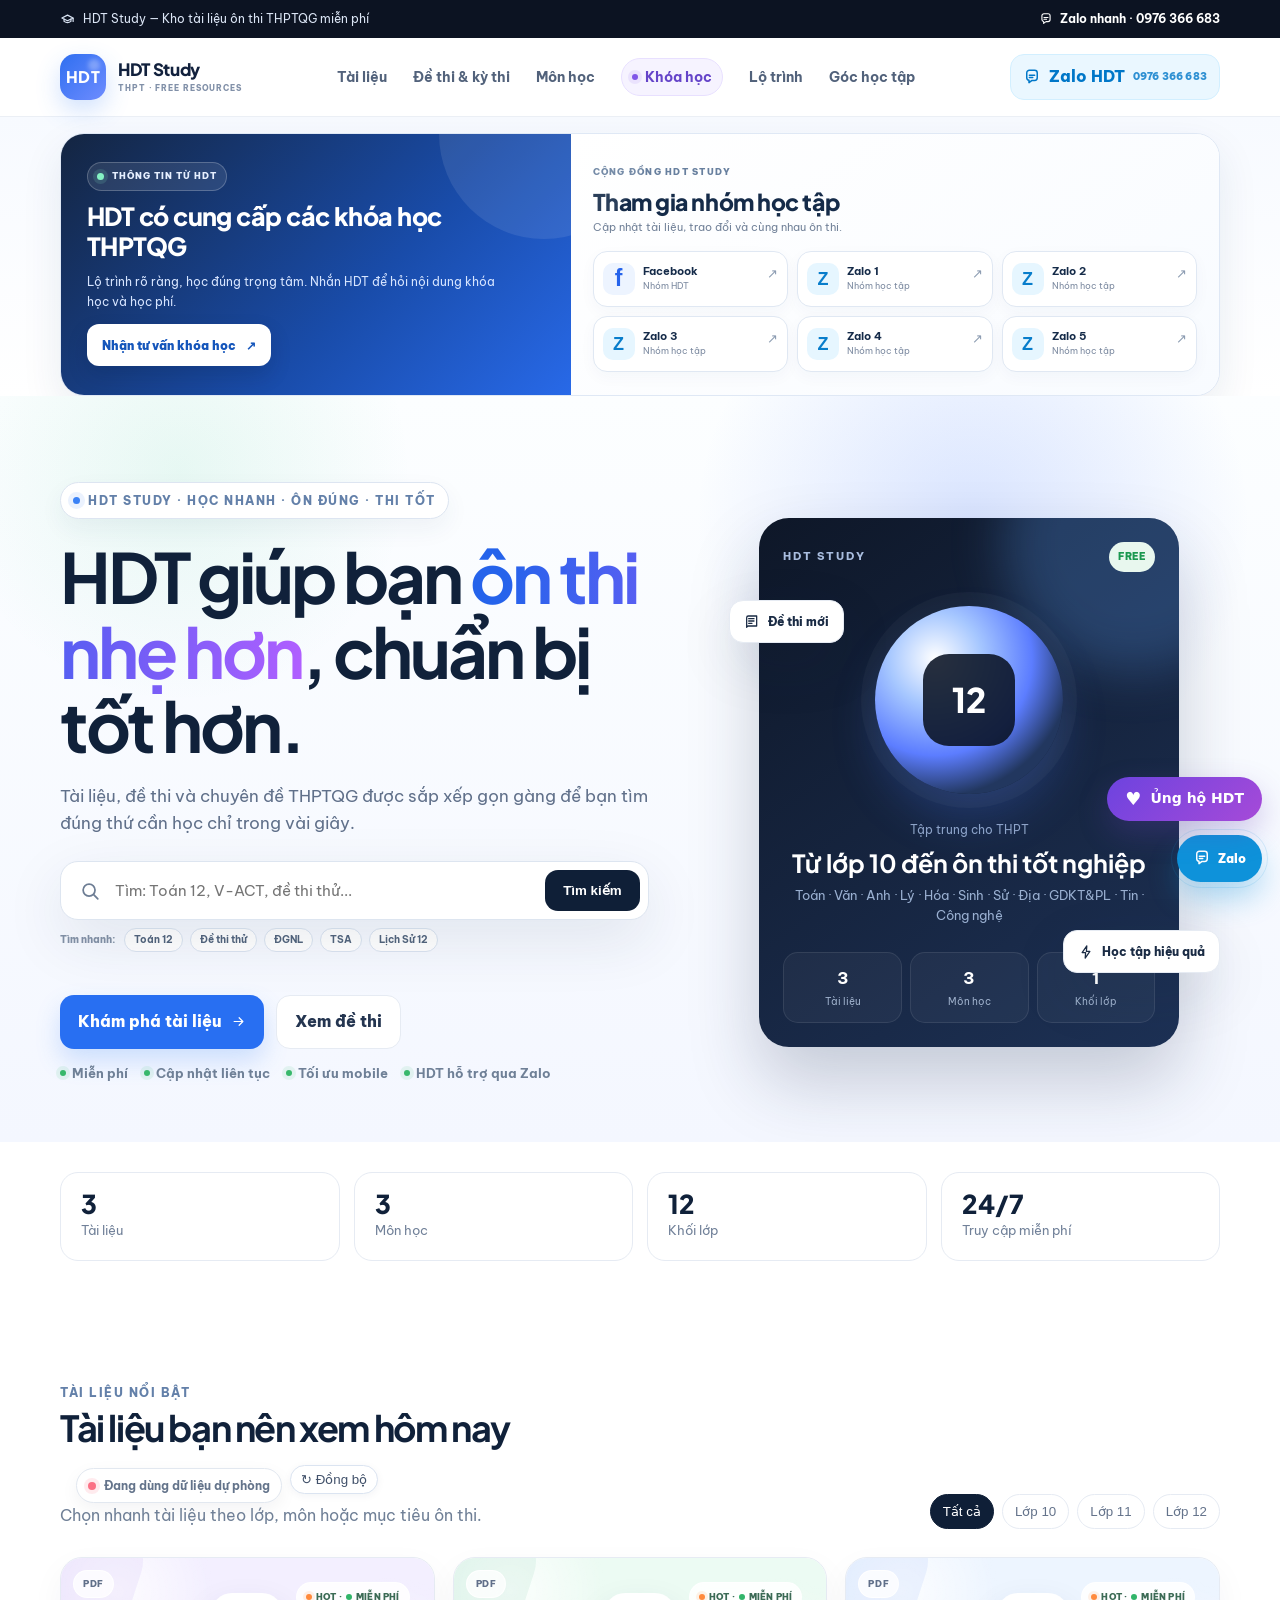
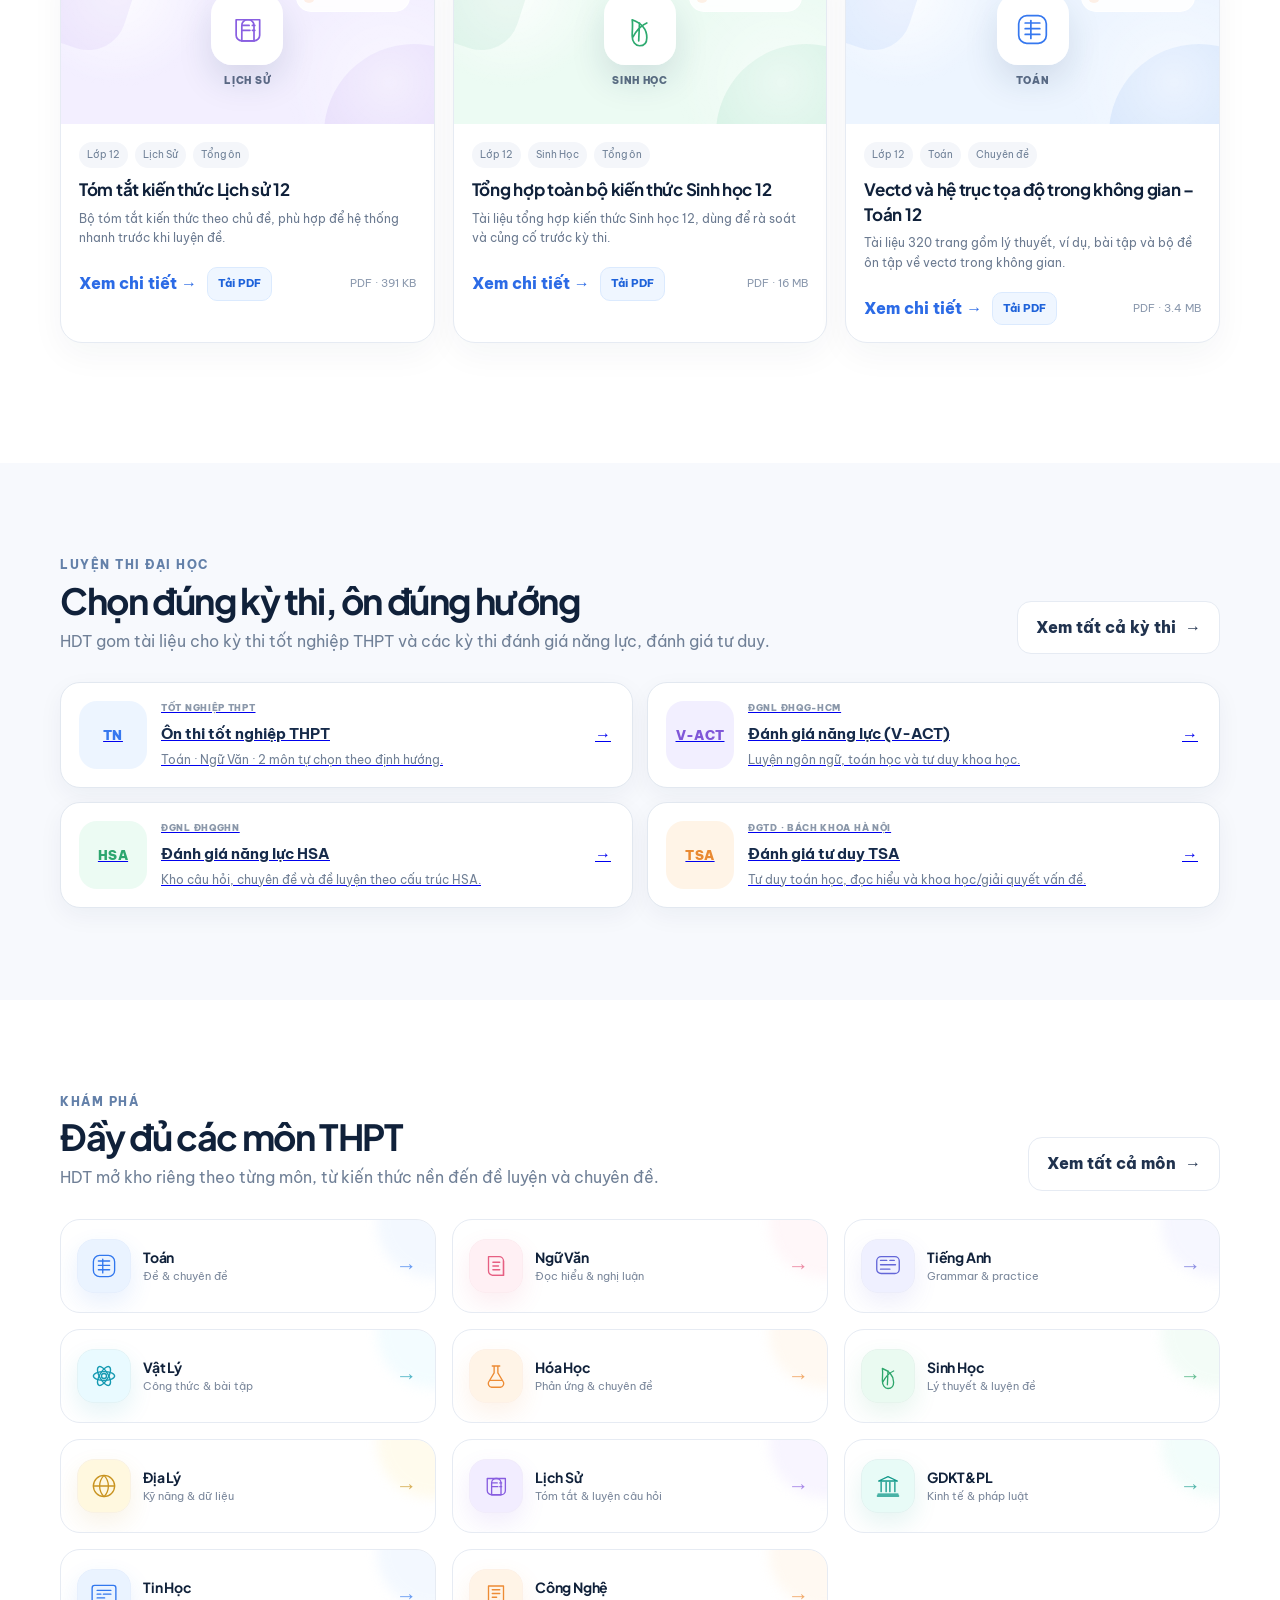
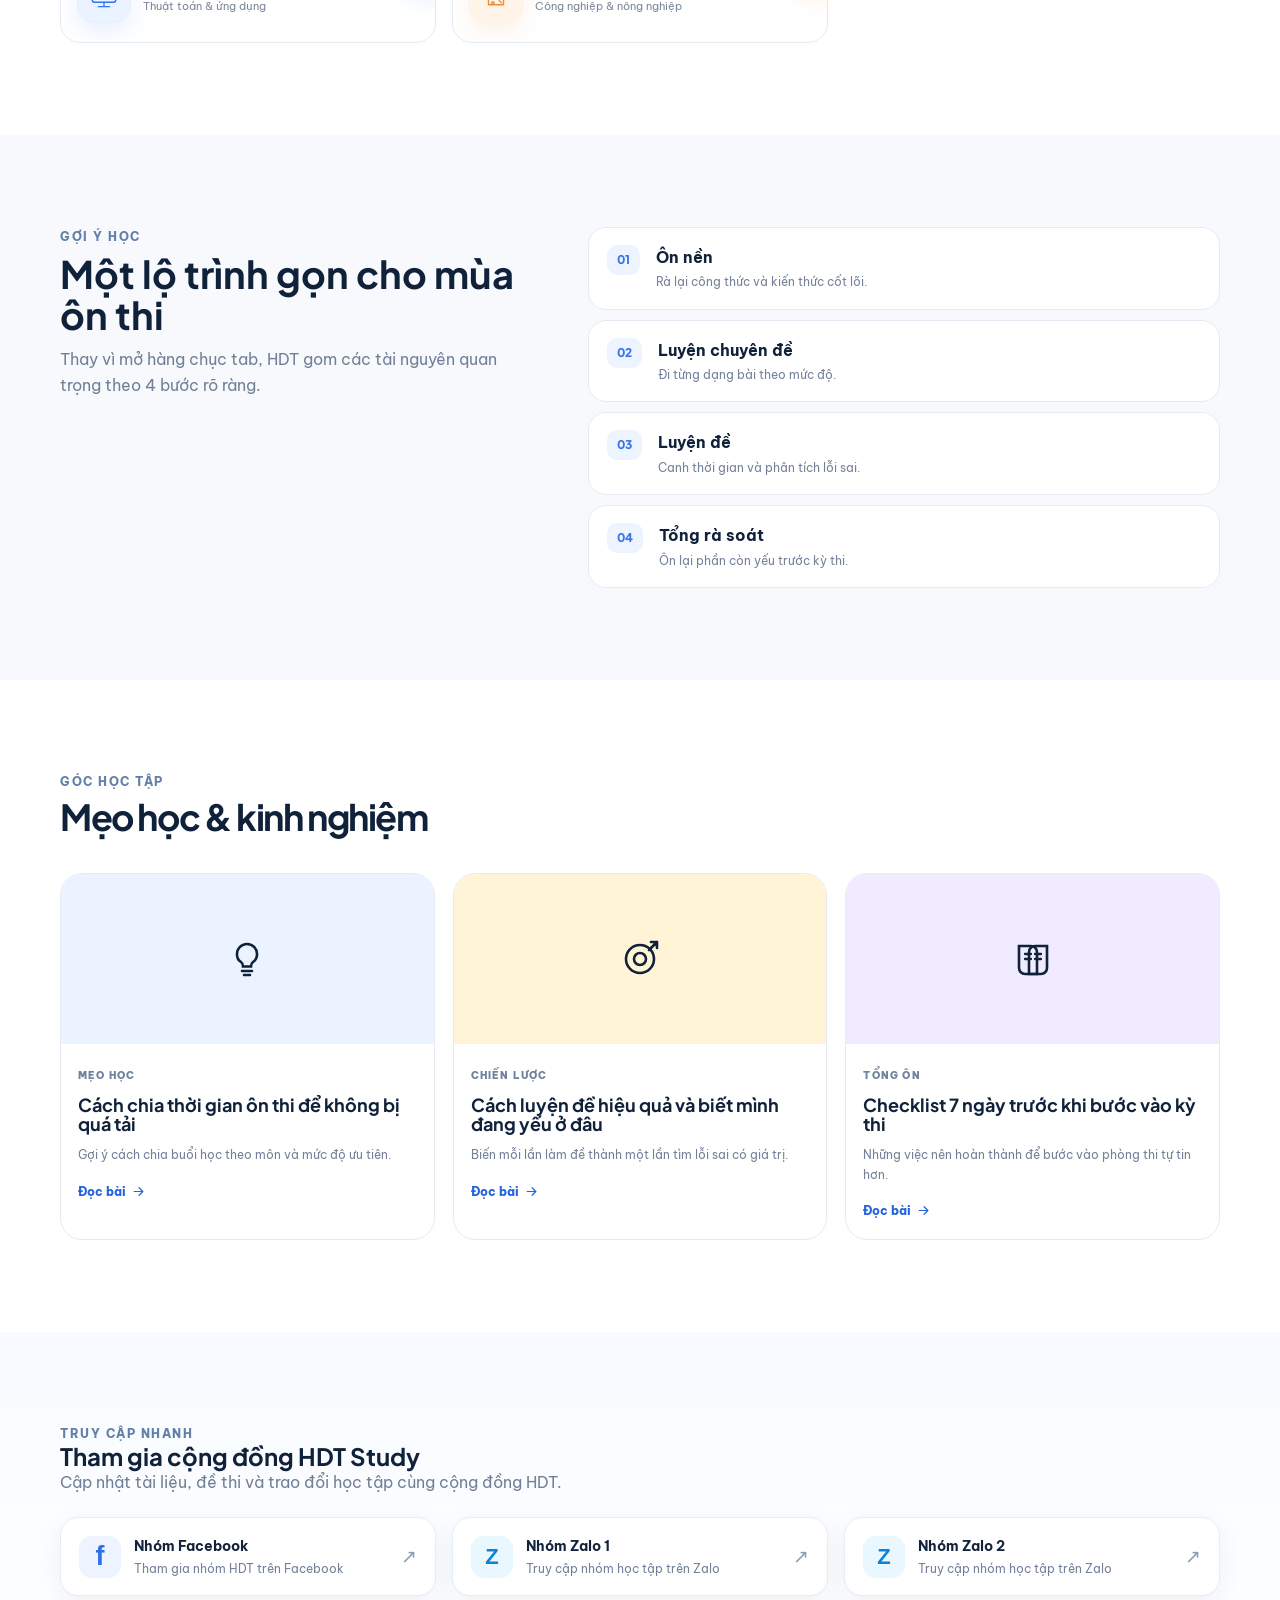
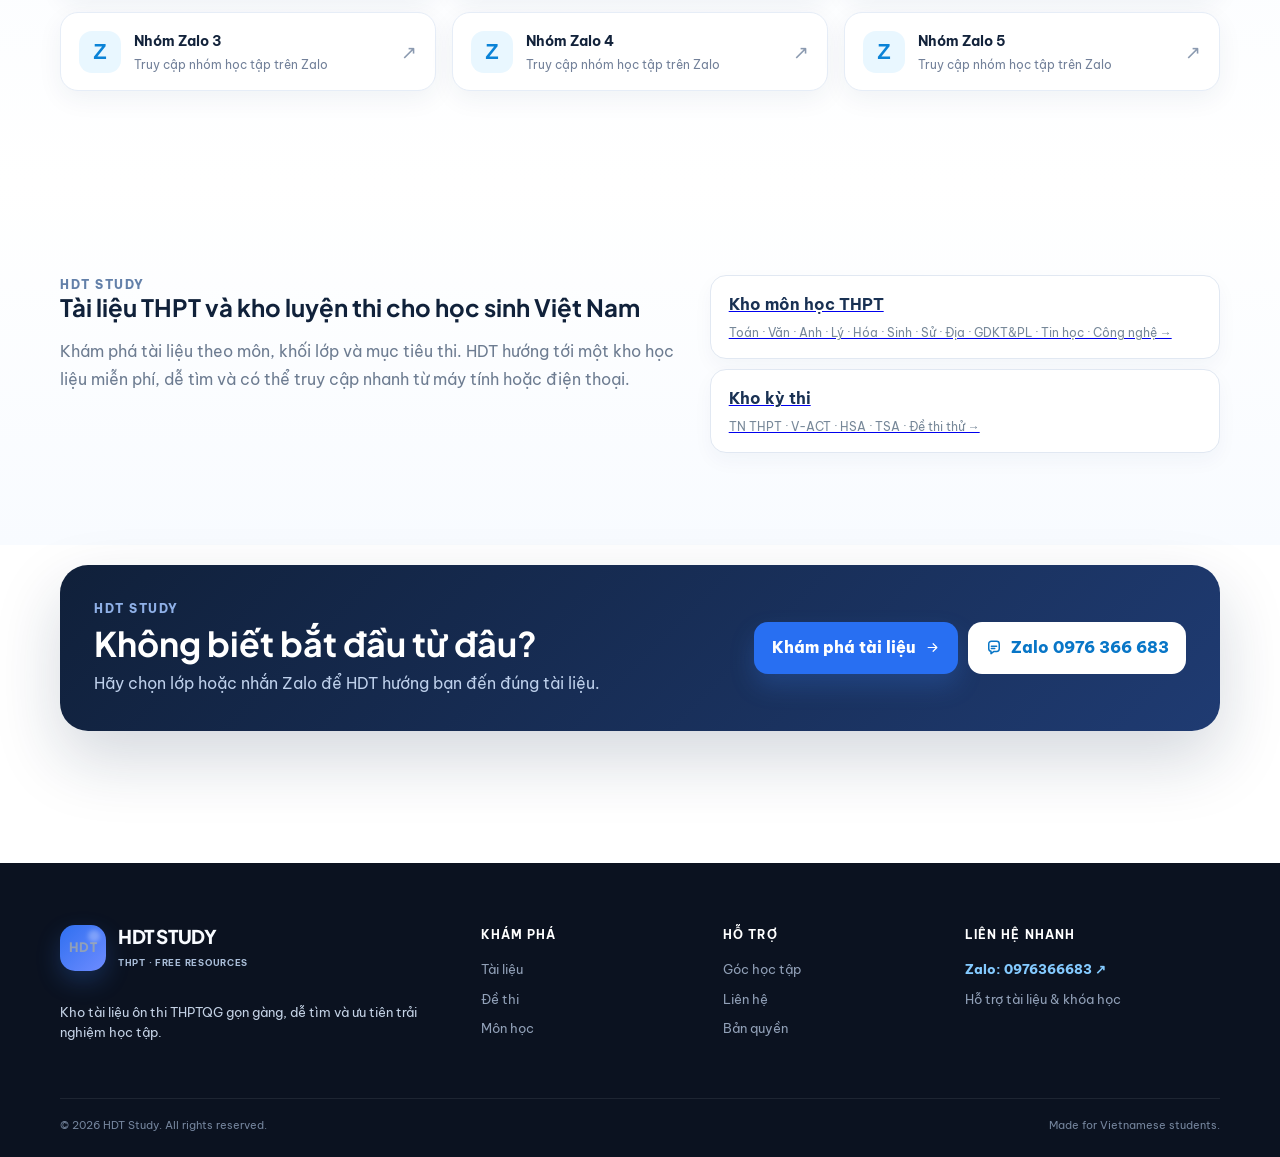
<file: index.html>
<!doctype html>
<html lang="vi">
<head>
  <meta charset="UTF-8" />
  <meta name="viewport" content="width=device-width, initial-scale=1.0" />
  <meta name="google-site-verification" content="oQdkvbkf5qxvspjXh7YumK55d_rEX-t7z6xdDZasADI" />
  <meta name="description" content="HDT Study – kho tài liệu ôn thi THPTQG miễn phí, đề thi, chuyên đề và tài liệu học tập cho học sinh THPT." />
  <meta name="robots" content="index,follow" />
  <meta name="author" content="HDT Study" />
  <meta property="og:type" content="website" />
  <meta property="og:title" content="HDT Study — Tài liệu ôn thi THPTQG miễn phí" />
  <meta property="og:description" content="Kho tài liệu, đề thi và chuyên đề THPTQG miễn phí cho học sinh." />
  <meta property="og:site_name" content="HDT Study" />
  <meta name="twitter:card" content="summary" />
  <link rel="icon" href="favicon.svg" type="image/svg+xml" />
  <link rel="manifest" href="site.webmanifest" />
  <meta name="theme-color" content="#0b1220" />
  <link rel="canonical" href="https://hdt-study.pages.dev/" />
  <meta property="og:url" content="https://hdt-study.pages.dev/" />
  <meta property="og:image" content="https://hdt-study.pages.dev/favicon.svg" />
  <meta name="twitter:card" content="summary" />
  <meta name="twitter:title" content="HDT Study — Tài liệu ôn thi THPTQG miễn phí" />
  <meta name="twitter:description" content="Kho tài liệu, đề thi và chuyên đề ôn thi THPT miễn phí cho học sinh Việt Nam." />
  <meta name="twitter:image" content="https://hdt-study.pages.dev/favicon.svg" />
  <script type="application/ld+json">
    {"@context":"https://schema.org","@graph":[{"@type":"Organization","name":"HDT Study","url":"https://hdt-study.pages.dev/","logo":"https://hdt-study.pages.dev/favicon.svg"},{"@type":"WebSite","name":"HDT Study","url":"https://hdt-study.pages.dev/","inLanguage":"vi"}]}
  </script>
  <title>HDT Study — Tài liệu ôn thi THPTQG miễn phí</title>
  <link rel="preconnect" href="https://fonts.googleapis.com">
  <link rel="preconnect" href="https://fonts.gstatic.com" crossorigin>
  <link href="https://fonts.googleapis.com/css2?family=Be+Vietnam+Pro:wght@400;500;600;700;800&family=Plus+Jakarta+Sans:wght@500;600;700;800&display=swap" rel="stylesheet">
  <link rel="stylesheet" href="styles.css" />
  <link rel="stylesheet" href="subject-card-polish.css" />

  <style id="hdt-quick-access-styles">
    .quick-access{padding:16px 0 0;background:linear-gradient(180deg,#f7faff 0%,#fff 100%)}
    .quick-access-shell{display:grid;grid-template-columns:minmax(280px,.88fr) minmax(0,1.12fr);overflow:hidden;border:1px solid #dfe8f5;border-radius:24px;background:#fff;box-shadow:0 16px 42px rgba(25,55,100,.09)}
    .quick-access-course{position:relative;display:flex;flex-direction:column;align-items:flex-start;justify-content:center;gap:10px;padding:25px 26px;color:#fff;background:linear-gradient(135deg,#142541 0%,#194caa 60%,#2869e8 100%);isolation:isolate}
    .quick-access-course:after{position:absolute;z-index:-1;content:"";width:210px;height:210px;right:-78px;top:-105px;border-radius:50%;background:rgba(255,255,255,.09);pointer-events:none}
    .quick-access-eyebrow{display:inline-flex;align-items:center;gap:8px;padding:6px 9px;border:1px solid rgba(255,255,255,.22);border-radius:999px;background:rgba(255,255,255,.09);color:#e6efff;font-size:9px;font-weight:900;letter-spacing:1px}
    .quick-access-dot{width:7px;height:7px;border-radius:50%;background:#84f2c3;box-shadow:0 0 0 4px rgba(132,242,195,.14)}
    .quick-access-course h2{max-width:420px;font:800 clamp(19px,2vw,25px)/1.22 "Plus Jakarta Sans",sans-serif;letter-spacing:-.55px;color:#fff;margin:0}
    .quick-access-course p{max-width:410px;margin:0;color:#d7e5ff;font-size:12px;line-height:1.65}
    .quick-course-button{display:inline-flex;align-items:center;justify-content:center;gap:10px;min-height:42px;margin-top:3px;padding:0 14px;border:1px solid rgba(255,255,255,.65);border-radius:12px;background:#fff;color:#1556bb;text-decoration:none;font-size:12px;font-weight:900;box-shadow:0 9px 20px rgba(5,26,66,.18);transition:transform .18s ease,box-shadow .18s ease}
    .quick-course-button:hover{transform:translateY(-2px);box-shadow:0 13px 26px rgba(5,26,66,.25)}
    .quick-access-community{min-width:0;padding:23px 22px;display:flex;flex-direction:column;justify-content:center;gap:15px;background:linear-gradient(145deg,#fff 0%,#f8fbff 100%)}
    .quick-community-label{color:#68809f;font-size:9px;letter-spacing:1.25px;font-weight:900}
    .quick-community-heading h2{margin:5px 0 4px;color:#152b49;font:800 clamp(19px,2vw,23px)/1.2 "Plus Jakarta Sans",sans-serif;letter-spacing:-.45px}
    .quick-community-heading p{margin:0;color:#718198;font-size:11px;line-height:1.5}
    .quick-community-links{display:grid;grid-template-columns:repeat(3,minmax(0,1fr));gap:9px}
    .quick-community-link{display:flex;align-items:center;gap:8px;min-width:0;padding:11px 9px;border:1px solid #e0e8f3;border-radius:14px;background:#fff;color:#152b49;text-decoration:none;box-shadow:0 5px 16px rgba(25,55,100,.035);transition:transform .18s ease,border-color .18s ease,box-shadow .18s ease}
    .quick-community-link:hover{transform:translateY(-2px);border-color:#c6d8f1;box-shadow:0 10px 20px rgba(25,55,100,.08)}
    .quick-link-icon{width:32px;height:32px;display:grid;place-items:center;flex:0 0 32px;border-radius:10px;background:#edf4ff;color:#2563eb;font:900 18px/1 Arial,sans-serif}
    .quick-link-facebook .quick-link-icon{font-size:23px}
    .quick-link-zalo .quick-link-icon{background:#e6f6ff;color:#087dcb}
    .quick-link-copy{display:flex;flex:1;min-width:0;flex-direction:column;gap:3px}
    .quick-link-copy strong{font-size:11px;line-height:1.2}
    .quick-link-copy small{color:#7c8aa0;font-size:9px;line-height:1.2}
    .quick-link-arrow{color:#8b9bb1;font-size:13px;align-self:flex-start}
    @media(max-width:900px){.quick-access-shell{grid-template-columns:1fr}.quick-access-course{padding:22px 24px}.quick-access-community{padding:21px 22px}.quick-access-course h2,.quick-community-heading h2{font-size:22px}}
    @media(max-width:560px){.quick-access{padding-top:10px}.quick-access-shell{border-radius:19px}.quick-access-course{padding:19px 17px;gap:9px}.quick-access-community{padding:18px 13px;gap:12px}.quick-access-course h2,.quick-community-heading h2{font-size:19px}.quick-access-course p{font-size:11px}.quick-course-button{width:100%}.quick-community-links{gap:6px}.quick-community-link{flex-direction:column;justify-content:center;gap:5px;min-height:76px;padding:9px 4px;text-align:center;border-radius:12px}.quick-link-icon{width:29px;height:29px;flex-basis:29px;border-radius:9px}.quick-link-copy{align-items:center}.quick-link-copy strong{font-size:10px}.quick-link-copy small,.quick-link-arrow{display:none}}
    @media(prefers-reduced-motion:reduce){.quick-course-button,.quick-community-link{transition:none}}
  </style>

  <!-- Footer contrast fix: keep footer layout/background, improve readability only. -->
  <style id="hdt-footer-contrast-fix">
    .footer .footer-brand .brand-copy strong {
      color: #f8fbff !important;
    }
    .footer .footer-brand .brand-copy small {
      color: #a9bdd8 !important;
    }
    .footer .footer-copy {
      color: #c4d2e5 !important;
    }
  </style>

</head>
<body>
  <div class="topbar">
    <div class="container topbar-inner">
      <span class="topbar-brand"><svg class="ui-icon" viewBox="0 0 24 24" aria-hidden="true"><path d="M3 9.5 12 5l9 4.5-9 4.5L3 9.5Z"/><path d="M6.5 11.5V15c3.1 2.2 7.9 2.2 11 0v-3.5"/><path d="M21 10v5"/></svg> HDT Study — Kho tài liệu ôn thi THPTQG miễn phí</span>
      <a class="topbar-zalo" href="https://zalo.me/0976366683" target="_blank" rel="noopener noreferrer"><svg class="ui-icon" viewBox="0 0 24 24" aria-hidden="true"><path d="M5 6.5A3.5 3.5 0 0 1 8.5 3h7A3.5 3.5 0 0 1 19 6.5V13a3.5 3.5 0 0 1-3.5 3.5H12l-4 3v-3.1A3.5 3.5 0 0 1 5 13V6.5Z"/><path d="M8.5 9.5h7M8.5 12.5h4.5"/></svg>Zalo nhanh · 0976 366 683</a>
    </div>
  </div>

  <header class="header" id="header">
    <div class="container nav-wrap">
      <a class="brand" href="#top" aria-label="HDT Study">
        <span class="brand-mark">HDT</span>
        <span class="brand-copy">
          <strong>HDT Study</strong>
          <small>THPT · FREE RESOURCES</small>
        </span>
      </a>
      <nav class="desktop-nav" aria-label="Điều hướng chính">
        <a href="#tai-lieu">Tài liệu</a>
        <a href="ky-thi.html">Đề thi & kỳ thi</a>
        <a href="mon-hoc.html">Môn học</a>
        <a class="nav-course-link" href="https://zalo.me/0976366683" target="_blank" rel="noopener noreferrer"><span class="nav-course-dot"></span>Khóa học</a>
        <a href="#lo-trinh">Lộ trình</a>
        <a href="#goc-hoc">Góc học tập</a>
      </nav>
      <div class="nav-actions">
        <a class="zalo-btn" href="https://zalo.me/0976366683" target="_blank" rel="noopener noreferrer"><svg class="ui-icon" viewBox="0 0 24 24" aria-hidden="true"><path d="M5 6.5A3.5 3.5 0 0 1 8.5 3h7A3.5 3.5 0 0 1 19 6.5V13a3.5 3.5 0 0 1-3.5 3.5H12l-4 3v-3.1A3.5 3.5 0 0 1 5 13V6.5Z"/><path d="M8.5 9.5h7M8.5 12.5h4.5"/></svg><span>Zalo HDT</span><small>0976 366 683</small></a>
        <button class="menu-btn" id="menuBtn" aria-label="Mở menu" aria-expanded="false"><svg class="ui-icon" viewBox="0 0 24 24" aria-hidden="true"><path d="M4 7h16M4 12h16M4 17h16"/></svg></button>
      </div>
    </div>
    <div class="mobile-nav" id="mobileNav">
      <a href="#tai-lieu">Tài liệu</a>
      <a href="ky-thi.html">Đề thi & kỳ thi</a>
      <a href="mon-hoc.html">Môn học</a>
      <a class="nav-course-link" href="https://zalo.me/0976366683" target="_blank" rel="noopener noreferrer"><span class="nav-course-dot"></span>Khóa học THPTQG</a>
      <a href="#lo-trinh">Lộ trình</a>
      <a href="#goc-hoc">Góc học tập</a>
      <a href="https://zalo.me/0976366683" target="_blank" rel="noopener noreferrer"><svg class="ui-icon" viewBox="0 0 24 24" aria-hidden="true"><path d="M5 6.5A3.5 3.5 0 0 1 8.5 3h7A3.5 3.5 0 0 1 19 6.5V13a3.5 3.5 0 0 1-3.5 3.5H12l-4 3v-3.1A3.5 3.5 0 0 1 5 13V6.5Z"/><path d="M8.5 9.5h7M8.5 12.5h4.5"/></svg> Liên hệ Zalo HDT</a>
    </div>
  </header>

  <main id="top">

    <section class="quick-access" aria-labelledby="quickAccessCourseTitle">
      <div class="container">
        <div class="quick-access-shell">
          <div class="quick-access-course">
            <span class="quick-access-eyebrow"><span class="quick-access-dot"></span> THÔNG TIN TỪ HDT</span>
            <h2 id="quickAccessCourseTitle">HDT có cung cấp các khóa học THPTQG</h2>
            <p>Lộ trình rõ ràng, học đúng trọng tâm. Nhắn HDT để hỏi nội dung khóa học và học phí.</p>
            <a class="quick-course-button" href="https://zalo.me/0976366683" target="_blank" rel="noopener noreferrer">
              Nhận tư vấn khóa học <span aria-hidden="true">↗</span>
            </a>
          </div>
          <div class="quick-access-community" aria-labelledby="quickAccessCommunityTitle">
            <div class="quick-community-heading">
              <span class="quick-community-label">CỘNG ĐỒNG HDT STUDY</span>
              <h2 id="quickAccessCommunityTitle">Tham gia nhóm học tập</h2>
              <p>Cập nhật tài liệu, trao đổi và cùng nhau ôn thi.</p>
            </div>
            <div class="quick-community-links">
              <a class="quick-community-link quick-link-facebook" href="https://www.facebook.com/groups/331305393251199" target="_blank" rel="noopener noreferrer">
                <span class="quick-link-icon" aria-hidden="true">f</span>
                <span class="quick-link-copy"><strong>Facebook</strong><small>Nhóm HDT</small></span>
                <span class="quick-link-arrow" aria-hidden="true">↗</span>
              </a>
              <a class="quick-community-link quick-link-zalo" href="https://zalo.me/g/7jdcjijj9xu4zob31bhw" target="_blank" rel="noopener noreferrer">
                <span class="quick-link-icon" aria-hidden="true">Z</span>
                <span class="quick-link-copy"><strong>Zalo 1</strong><small>Nhóm học tập</small></span>
                <span class="quick-link-arrow" aria-hidden="true">↗</span>
              </a>
              <a class="quick-community-link quick-link-zalo" href="https://zalo.me/g/wpgzfn8et5v3edbfflyv" target="_blank" rel="noopener noreferrer">
                <span class="quick-link-icon" aria-hidden="true">Z</span>
                <span class="quick-link-copy"><strong>Zalo 2</strong><small>Nhóm học tập</small></span>
                <span class="quick-link-arrow" aria-hidden="true">↗</span>
              </a>
              <a class="quick-community-link quick-link-zalo" href="https://zalo.me/g/xkpm35zwmgeggxhoey6x" target="_blank" rel="noopener noreferrer">
  <span class="quick-link-icon" aria-hidden="true">Z</span>
  <span class="quick-link-copy"><strong>Zalo 3</strong><small>Nhóm học tập</small></span>
  <span class="quick-link-arrow" aria-hidden="true">↗</span>
</a>
              <a class="quick-community-link quick-link-zalo" href="https://zalo.me/g/cqqls91bdtvwdmtu16zk" target="_blank" rel="noopener noreferrer">
  <span class="quick-link-icon" aria-hidden="true">Z</span>
  <span class="quick-link-copy"><strong>Zalo 4</strong><small>Nhóm học tập</small></span>
  <span class="quick-link-arrow" aria-hidden="true">↗</span>
</a>
              <a class="quick-community-link quick-link-zalo"
   href="https://zalo.me/g/95id2c21xnnp9cwwth8z"
   target="_blank"
   rel="noopener noreferrer"
   aria-label="Tham gia nhóm Zalo 5 HDT Study">
  <span class="quick-link-icon" aria-hidden="true">Z</span>
  <span class="quick-link-copy">
    <strong>Zalo 5</strong>
    <small>Nhóm học tập</small>
  </span>
  <span class="quick-link-arrow" aria-hidden="true">↗</span>
</a>

            </div>
          </div>
        </div>
      </div>
    </section>

    <section class="hero">
      <div class="hero-glow glow-1"></div>
      <div class="hero-glow glow-2"></div>
      <div class="container hero-grid">
        <div class="hero-copy">
          <div class="eyebrow"><span class="eyebrow-dot"></span> HDT STUDY · HỌC NHANH · ÔN ĐÚNG · THI TỐT</div>
          <h1>HDT giúp bạn <span>ôn thi nhẹ hơn</span>, chuẩn bị tốt hơn.</h1>
          <p class="hero-lead">Tài liệu, đề thi và chuyên đề THPTQG được sắp xếp gọn gàng để bạn tìm đúng thứ cần học chỉ trong vài giây.</p>
<div class="hero-search" role="search">
            <span class="search-icon"><svg class="ui-icon" viewBox="0 0 24 24" aria-hidden="true"><circle cx="11" cy="11" r="6.5"/><path d="m16 16 4.5 4.5"/></svg></span>
            <input id="searchInput" type="search" placeholder="Tìm: Toán 12, V-ACT, đề thi thử..." autocomplete="off" spellcheck="false" aria-label="Tìm kiếm tài liệu, môn học và kỳ thi" />
            <button class="search-clear" id="searchClear" type="button" aria-label="Xóa tìm kiếm" hidden>×</button>
            <button id="searchBtn" type="button">Tìm kiếm</button>
          </div>
          <div class="search-suggestions" aria-label="Từ khóa phổ biến">
            <span class="search-suggestions-label">Tìm nhanh:</span>
            <button type="button" data-search="Toán 12">Toán 12</button>
            <button type="button" data-search="đề thi thử">Đề thi thử</button>
            <button type="button" data-search="ĐGNL">ĐGNL</button>
            <button type="button" data-search="TSA">TSA</button>
            <button type="button" data-search="Lịch Sử 12">Lịch Sử 12</button>
          </div>
          <div class="search-feedback" id="searchFeedback" aria-live="polite"></div>
          <div class="hero-quick">
            <a href="#tai-lieu" class="primary-btn">Khám phá tài liệu <span class="card-arrow" aria-hidden="true"><svg class="ui-icon" viewBox="0 0 24 24"><path d="M5 12h13M13 6l6 6-6 6"/></svg></span></a>
            <a href="ky-thi.html" class="ghost-btn">Xem đề thi</a>
          </div>
          <div class="hero-trust">
            <span><i></i> Miễn phí</span>
            <span><i></i> Cập nhật liên tục</span>
            <span><i></i> Tối ưu mobile</span>
            <span><i></i> HDT hỗ trợ qua Zalo</span>
          </div>
        </div>
        <div class="hero-card-wrap">
          <div class="hero-card">
            <div class="hero-card-top">
              <span class="mini-label">HDT STUDY</span>
              <span class="mini-pill">FREE</span>
            </div>
            <div class="hero-orb">
              <div class="orb-inner">12</div>
            </div>
            <div class="hero-card-content">
              <span class="small-muted">Tập trung cho THPT</span>
              <h3>Từ lớp 10 đến ôn thi tốt nghiệp</h3>
              <p>Toán · Văn · Anh · Lý · Hóa · Sinh · Sử · Địa · GDKT&PL · Tin · Công nghệ</p>
            </div>
            <div class="hero-stat-row">
              <div><strong id="heroStatDocuments">300+</strong><span>Tài liệu</span></div>
              <div><strong id="heroStatSubjects">11</strong><span>Môn học</span></div>
              <div><strong id="heroStatGrades">3</strong><span>Khối lớp</span></div>
            </div>
          </div>
          <div class="float-note note-1"><svg class="ui-icon" viewBox="0 0 24 24" aria-hidden="true"><path d="M4 5.5A2.5 2.5 0 0 1 6.5 3H19v15H6.5A2.5 2.5 0 0 0 4 20V5.5Z"/><path d="M7 7h8M7 10.5h8M7 14h5"/></svg><span>Đề thi mới</span></div>
          <div class="float-note note-2"><svg class="ui-icon" viewBox="0 0 24 24" aria-hidden="true"><path d="m13.2 2.8-7 10.1h5.2l-.6 8.3 7-10.1h-5.2l.6-8.3Z"/></svg><span>Học tập hiệu quả</span></div>
        </div>
      </div>
    </section>


    <section class="stats section-sm">
      <div class="container stats-grid">
        <div class="stat"><strong id="statDocuments">300+</strong><span>Tài liệu</span></div>
        <div class="stat"><strong id="statSubjects">11</strong><span>Môn học</span></div>
        <div class="stat"><strong id="statGrades">10–12</strong><span>Khối lớp</span></div>
        <div class="stat"><strong>24/7</strong><span>Truy cập miễn phí</span></div>
      </div>
    </section>

    <section class="section" id="tai-lieu">
      <div class="container">
        <div class="section-head">
          <div>
            <div class="section-kicker">TÀI LIỆU NỔI BẬT</div>
            <h2>Tài liệu bạn nên xem hôm nay</h2><span class="sheet-status-wrap"><span class="sheet-status" id="sheetStatus" aria-live="polite"><span class="status-dot"></span>Đang kết nối dữ liệu</span><button class="sync-btn" id="syncBtn" type="button" title="Đồng bộ lại dữ liệu">↻ Đồng bộ</button></span>
            <p>Chọn nhanh tài liệu theo lớp, môn hoặc mục tiêu ôn thi.</p>
          </div>
          <div class="filter-row" id="gradeFilters">
            <button class="chip active" data-grade="all">Tất cả</button>
            <button class="chip" data-grade="10">Lớp 10</button>
            <button class="chip" data-grade="11">Lớp 11</button>
            <button class="chip" data-grade="12">Lớp 12</button>
          </div>
        </div>
        <div class="resource-grid" id="resourceGrid"></div>
        <div class="center"><button class="secondary-btn" id="loadMoreBtn">Xem thêm tài liệu <span class="arrow-icon" aria-hidden="true"><svg class="ui-icon" viewBox="0 0 24 24"><path d="M5 12h13M13 6l6 6-6 6"/></svg></span></button></div>
      </div>
    </section>

    <section class="section tinted" id="de-thi">
      <div class="container">
        <div class="section-head">
          <div>
            <div class="section-kicker">LUYỆN THI ĐẠI HỌC</div>
            <h2>Chọn đúng kỳ thi, ôn đúng hướng</h2>
            <p>HDT gom tài liệu cho kỳ thi tốt nghiệp THPT và các kỳ thi đánh giá năng lực, đánh giá tư duy.</p>
          </div>
          <a class="secondary-btn" href="ky-thi.html">Xem tất cả kỳ thi <span class="arrow-icon" aria-hidden="true">→</span></a>
        </div>
        <div class="exam-overview-grid">
          <a class="exam-overview-card exam-blue" href="ky-thi.html#tn-thpt"><span class="exam-logo">TN</span><div><small>TỐT NGHIỆP THPT</small><strong>Ôn thi tốt nghiệp THPT</strong><p>Toán · Ngữ Văn · 2 môn tự chọn theo định hướng.</p></div><span class="card-arrow">→</span></a>
          <a class="exam-overview-card exam-violet" href="ky-thi.html#vac-t"><span class="exam-logo">V-ACT</span><div><small>ĐGNL ĐHQG-HCM</small><strong>Đánh giá năng lực (V-ACT)</strong><p>Luyện ngôn ngữ, toán học và tư duy khoa học.</p></div><span class="card-arrow">→</span></a>
          <a class="exam-overview-card exam-green" href="ky-thi.html#hsa"><span class="exam-logo">HSA</span><div><small>ĐGNL ĐHQGHN</small><strong>Đánh giá năng lực HSA</strong><p>Kho câu hỏi, chuyên đề và đề luyện theo cấu trúc HSA.</p></div><span class="card-arrow">→</span></a>
          <a class="exam-overview-card exam-orange" href="ky-thi.html#tsa"><span class="exam-logo">TSA</span><div><small>ĐGTD · BÁCH KHOA HÀ NỘI</small><strong>Đánh giá tư duy TSA</strong><p>Tư duy toán học, đọc hiểu và khoa học/giải quyết vấn đề.</p></div><span class="card-arrow">→</span></a>
        </div>
      </div>
    </section>

    <section class="section" id="mon-hoc">
      <div class="container">
        <div class="section-head">
          <div><div class="section-kicker">KHÁM PHÁ</div><h2>Đầy đủ các môn THPT</h2><p>HDT mở kho riêng theo từng môn, từ kiến thức nền đến đề luyện và chuyên đề.</p></div>
          <a class="secondary-btn" href="mon-hoc.html">Xem tất cả môn <span class="arrow-icon" aria-hidden="true">→</span></a>
        </div>
        <div class="subject-grid full-subject-grid"><a class="subject-card subject-blue" href="danh-muc.html?subject=Toán"><span class="subject-icon-box"><svg viewBox="0 0 48 48" aria-hidden="true"><rect x="7" y="7" width="34" height="34" rx="10"/><path d="M15 16h18M15 23h18M15 30h18M22 13v22"/></svg></span><div><strong>Toán</strong><small>Đề & chuyên đề</small></div><span class="subject-arrow" aria-hidden="true">→</span></a><a class="subject-card subject-rose" href="danh-muc.html?subject=Ngữ+Văn"><span class="subject-icon-box"><svg viewBox="0 0 48 48" aria-hidden="true"><path d="M12 9h17a7 7 0 0 1 7 7v23H19a7 7 0 0 1-7-7V9Z"/><path d="M36 16v23H19"/><path d="M19 18h11M19 24h9M19 30h11"/></svg></span><div><strong>Ngữ Văn</strong><small>Đọc hiểu & nghị luận</small></div><span class="subject-arrow" aria-hidden="true">→</span></a><a class="subject-card subject-indigo" href="danh-muc.html?subject=Tiếng+Anh"><span class="subject-icon-box"><svg viewBox="0 0 48 48" aria-hidden="true"><rect x="6" y="9" width="36" height="27" rx="7"/><path d="M12 15h10M27 15h7M12 22h24M12 29h15"/></svg></span><div><strong>Tiếng Anh</strong><small>Grammar & practice</small></div><span class="subject-arrow" aria-hidden="true">→</span></a><a class="subject-card subject-cyan" href="danh-muc.html?subject=Vật+Lý"><span class="subject-icon-box"><svg viewBox="0 0 48 48" aria-hidden="true"><circle cx="24" cy="24" r="4"/><ellipse cx="24" cy="24" rx="17" ry="7"/><ellipse cx="24" cy="24" rx="17" ry="7" transform="rotate(60 24 24)"/><ellipse cx="24" cy="24" rx="17" ry="7" transform="rotate(120 24 24)"/></svg></span><div><strong>Vật Lý</strong><small>Công thức & bài tập</small></div><span class="subject-arrow" aria-hidden="true">→</span></a><a class="subject-card subject-orange" href="danh-muc.html?subject=Hóa+Học"><span class="subject-icon-box"><svg viewBox="0 0 48 48" aria-hidden="true"><path d="M18 8h12M21 8v11L12 34a6 6 0 0 0 5 8h14a6 6 0 0 0 5-8l-9-15V8"/><path d="M15 31h18"/></svg></span><div><strong>Hóa Học</strong><small>Phản ứng & chuyên đề</small></div><span class="subject-arrow" aria-hidden="true">→</span></a><a class="subject-card subject-green" href="danh-muc.html?subject=Sinh+Học"><span class="subject-icon-box"><svg viewBox="0 0 48 48" aria-hidden="true"><path d="M15 12c11 4 18 12 18 22 0 7-4 10-9 10s-9-5-9-12c0-8 1-14 0-20Z"/><path d="M33 16c-7 3-12 8-17 17M24 16l-1 22"/></svg></span><div><strong>Sinh Học</strong><small>Lý thuyết & luyện đề</small></div><span class="subject-arrow" aria-hidden="true">→</span></a><a class="subject-card subject-amber" href="danh-muc.html?subject=Địa+Lý"><span class="subject-icon-box"><svg viewBox="0 0 48 48" aria-hidden="true"><circle cx="24" cy="24" r="17"/><path d="M7 24h34M24 7c5 5 7 11 7 17s-2 12-7 17M24 7c-5 5-7 11-7 17s2 12 7 17"/></svg></span><div><strong>Địa Lý</strong><small>Kỹ năng & dữ liệu</small></div><span class="subject-arrow" aria-hidden="true">→</span></a><a class="subject-card subject-violet" href="danh-muc.html?subject=Lịch+Sử"><span class="subject-icon-box"><svg viewBox="0 0 48 48" aria-hidden="true"><path d="M10 12h15a7 7 0 0 1 7 7v19H17a7 7 0 0 1-7-7V12Z"/><path d="M39 12H24a7 7 0 0 0-7 7v19h15a7 7 0 0 0 7-7V12Z"/><path d="M18 19h8M18 25h9M30 19h3M30 25h3"/></svg></span><div><strong>Lịch Sử</strong><small>Tóm tắt & luyện câu hỏi</small></div><span class="subject-arrow" aria-hidden="true">→</span></a><a class="subject-card subject-teal" href="danh-muc.html?subject=GDKT%26PL"><span class="subject-icon-box"><svg viewBox="0 0 48 48" aria-hidden="true"><path d="M9 16h30L24 9 9 16Z"/><path d="M13 18v15M21 18v15M27 18v15M35 18v15M8 37h32M7 40h34"/></svg></span><div><strong>GDKT&PL</strong><small>Kinh tế & pháp luật</small></div><span class="subject-arrow" aria-hidden="true">→</span></a><a class="subject-card subject-blue" href="danh-muc.html?subject=Tin+Học"><span class="subject-icon-box"><svg viewBox="0 0 48 48" aria-hidden="true"><rect x="5" y="7" width="38" height="27" rx="4"/><path d="M15 41h18M24 34v7M13 15h22M13 21h6M23 21h12M13 27h12"/></svg></span><div><strong>Tin Học</strong><small>Thuật toán & ứng dụng</small></div><span class="subject-arrow" aria-hidden="true">→</span></a><a class="subject-card subject-orange" href="danh-muc.html?subject=Công+Nghệ"><span class="subject-icon-box"><svg viewBox="0 0 48 48" aria-hidden="true"><path d="M12 8h24v30H12z"/><path d="M18 14h12M18 20h12M18 26h7M29 31l4 4"/><circle cx="19" cy="35" r="2"/></svg></span><div><strong>Công Nghệ</strong><small>Công nghiệp & nông nghiệp</small></div><span class="subject-arrow" aria-hidden="true">→</span></a></div>
      </div>
    </section>

    <section class="section tinted" id="lo-trinh">
      <div class="container two-col">
        <div>
          <div class="section-kicker">GỢI Ý HỌC</div>
          <h2>Một lộ trình gọn cho mùa ôn thi</h2>
          <p class="section-lead">Thay vì mở hàng chục tab, HDT gom các tài nguyên quan trọng theo 4 bước rõ ràng.</p>
        </div>
        <div class="steps">
          <div class="step"><span>01</span><div><strong>Ôn nền</strong><small>Rà lại công thức và kiến thức cốt lõi.</small></div></div>
          <div class="step"><span>02</span><div><strong>Luyện chuyên đề</strong><small>Đi từng dạng bài theo mức độ.</small></div></div>
          <div class="step"><span>03</span><div><strong>Luyện đề</strong><small>Canh thời gian và phân tích lỗi sai.</small></div></div>
          <div class="step"><span>04</span><div><strong>Tổng rà soát</strong><small>Ôn lại phần còn yếu trước kỳ thi.</small></div></div>
        </div>
      </div>
    </section>

    <section class="section" id="goc-hoc">
      <div class="container">
        <div class="section-head">
          <div>
            <div class="section-kicker">GÓC HỌC TẬP</div>
            <h2>Mẹo học & kinh nghiệm</h2>
          </div>
        </div>
        <div class="article-grid">
          <article class="article-card"><div class="article-thumb thumb-blue"><svg class="article-icon" viewBox="0 0 48 48" aria-hidden="true"><path d="M18 27c-2.7-1.8-4-4.4-4-7.3A10 10 0 0 1 24 9a10 10 0 0 1 10 10.7c0 3-1.3 5.4-4 7.3-1.6 1.1-2 2.3-2 4.5h-8c0-2.2-.4-3.4-2-4.5Z" fill="none" stroke="currentColor" stroke-width="2.6" stroke-linecap="round"/><path d="M19 36h10M21 40h6" stroke="currentColor" stroke-width="2.6" stroke-linecap="round"/></svg></div><div class="article-body"><span>MẸO HỌC</span><h3>Cách chia thời gian ôn thi để không bị quá tải</h3><p>Gợi ý cách chia buổi học theo môn và mức độ ưu tiên.</p><a href="bai-viet.html?slug=cach-chia-thoi-gian-on-thi-de-khong-bi-qua-tai">Đọc bài <span class="arrow-icon" aria-hidden="true"><svg class="ui-icon" viewBox="0 0 24 24"><path d="M5 12h13M13 6l6 6-6 6"/></svg></span></a></div></article>
          <article class="article-card"><div class="article-thumb thumb-yellow"><svg class="article-icon" viewBox="0 0 48 48" aria-hidden="true"><circle cx="24" cy="24" r="14" fill="none" stroke="currentColor" stroke-width="2.6"/><circle cx="24" cy="24" r="6" fill="none" stroke="currentColor" stroke-width="2.6"/><path d="m33 15 8-8M35 7h6v6" fill="none" stroke="currentColor" stroke-width="2.6" stroke-linecap="round" stroke-linejoin="round"/></svg></div><div class="article-body"><span>CHIẾN LƯỢC</span><h3>Cách luyện đề hiệu quả và biết mình đang yếu ở đâu</h3><p>Biến mỗi lần làm đề thành một lần tìm lỗi sai có giá trị.</p><a href="bai-viet.html?slug=cach-luyen-de-hieu-qua-va-biet-minh-dang-yeu-o-dau">Đọc bài <span class="arrow-icon" aria-hidden="true"><svg class="ui-icon" viewBox="0 0 24 24"><path d="M5 12h13M13 6l6 6-6 6"/></svg></span></a></div></article>
          <article class="article-card"><div class="article-thumb thumb-purple"><svg class="article-icon" viewBox="0 0 48 48" aria-hidden="true"><path d="M10 11h12c3.3 0 6 2.7 6 6v22H16c-3.3 0-6-2.7-6-6V11Z" fill="none" stroke="currentColor" stroke-width="2.6"/><path d="M38 11H26c-3.3 0-6 2.7-6 6v22h12c3.3 0 6-2.7 6-6V11Z" fill="none" stroke="currentColor" stroke-width="2.6"/><path d="M16 19h6M16 24h6M26 19h6M26 24h6" stroke="currentColor" stroke-width="2.3" stroke-linecap="round"/></svg></div><div class="article-body"><span>TỔNG ÔN</span><h3>Checklist 7 ngày trước khi bước vào kỳ thi</h3><p>Những việc nên hoàn thành để bước vào phòng thi tự tin hơn.</p><a href="bai-viet.html?slug=checklist-7-ngay-truoc-khi-buoc-vao-ky-thi">Đọc bài <span class="arrow-icon" aria-hidden="true"><svg class="ui-icon" viewBox="0 0 24 24"><path d="M5 12h13M13 6l6 6-6 6"/></svg></span></a></div></article>
        </div>
      </div>
    </section>

    <section class="section community-quick" id="cong-dong" aria-labelledby="community-title">
      <div class="container">
        <div class="community-quick-head">
          <div>
            <div class="section-kicker">TRUY CẬP NHANH</div>
            <h2 id="community-title">Tham gia cộng đồng HDT Study</h2>
            <p class="section-lead">Cập nhật tài liệu, đề thi và trao đổi học tập cùng cộng đồng HDT.</p>
          </div>
        </div>
        <div class="community-quick-grid">
          <a class="community-card community-facebook" href="https://www.facebook.com/groups/331305393251199" target="_blank" rel="noopener noreferrer">
            <span class="community-icon" aria-hidden="true">f</span>
            <span class="community-copy"><strong>Nhóm Facebook</strong><small>Tham gia nhóm HDT trên Facebook</small></span>
            <span class="community-arrow" aria-hidden="true">↗</span>
          </a>
          <a class="community-card community-zalo" href="https://zalo.me/g/7jdcjijj9xu4zob31bhw" target="_blank" rel="noopener noreferrer">
            <span class="community-icon" aria-hidden="true">Z</span>
            <span class="community-copy"><strong>Nhóm Zalo 1</strong><small>Truy cập nhóm học tập trên Zalo</small></span>
            <span class="community-arrow" aria-hidden="true">↗</span>
          </a>
          <a class="community-card community-zalo" href="https://zalo.me/g/wpgzfn8et5v3edbfflyv" target="_blank" rel="noopener noreferrer">
            <span class="community-icon" aria-hidden="true">Z</span>
            <span class="community-copy"><strong>Nhóm Zalo 2</strong><small>Truy cập nhóm học tập trên Zalo</small></span>
            <span class="community-arrow" aria-hidden="true">↗</span>
          </a>
          
<a class="community-card community-zalo" href="https://zalo.me/g/xkpm35zwmgeggxhoey6x" target="_blank" rel="noopener noreferrer">
  <span class="community-icon" aria-hidden="true">Z</span>
  <span class="community-copy"><strong>Nhóm Zalo 3</strong><small>Truy cập nhóm học tập trên Zalo</small></span>
  <span class="community-arrow" aria-hidden="true">↗</span>
</a>
          <a class="community-card community-zalo" href="https://zalo.me/g/cqqls91bdtvwdmtu16zk" target="_blank" rel="noopener noreferrer">
  <span class="community-icon" aria-hidden="true">Z</span>
  <span class="community-copy"><strong>Nhóm Zalo 4</strong><small>Truy cập nhóm học tập trên Zalo</small></span>
  <span class="community-arrow" aria-hidden="true">↗</span>
</a>
          <a class="community-card community-zalo"
   href="https://zalo.me/g/95id2c21xnnp9cwwth8z"
   target="_blank"
   rel="noopener noreferrer"
   aria-label="Tham gia nhóm Zalo 5 HDT Study">
  <span class="community-icon" aria-hidden="true">Z</span>
  <span class="community-copy">
    <strong>Nhóm Zalo 5</strong>
    <small>Truy cập nhóm học tập trên Zalo</small>
  </span>
  <span class="community-arrow" aria-hidden="true">↗</span>
</a>


        </div>
      </div>
    </section>

  <style>
    .community-quick{background:linear-gradient(180deg,#f8fbff 0%,#fff 100%)}
    .community-quick-head{display:flex;justify-content:space-between;align-items:flex-end;gap:24px;margin-bottom:22px}
    .community-quick-grid{display:grid;grid-template-columns:repeat(3,1fr);gap:16px}
    .community-card{display:flex;align-items:center;gap:13px;padding:17px 18px;border:1px solid #e6edf7;border-radius:18px;background:#fff;text-decoration:none;box-shadow:0 8px 26px rgba(20,45,80,.06);transition:transform .18s ease,box-shadow .18s ease,border-color .18s ease}
    .community-card:hover{transform:translateY(-2px);box-shadow:0 14px 32px rgba(20,45,80,.10);border-color:#d3e0f2}
    .community-icon{width:42px;height:42px;flex:none;display:grid;place-items:center;border-radius:13px;font:800 22px/1 Arial,sans-serif;background:#eef4ff;color:#2f6fed}
    .community-facebook .community-icon{font-size:27px}
    .community-zalo .community-icon{background:#e9f7ff;color:#0b83d7}
    .community-copy{display:flex;flex:1;min-width:0;flex-direction:column;gap:4px}
    .community-copy strong{font-size:14px;color:#13233b}
    .community-copy small{font-size:12px;line-height:1.4;color:#728099}
    .community-arrow{font-size:19px;color:#8b9ab0}
    @media (max-width:820px){.community-quick-grid{grid-template-columns:1fr 1fr}.community-card{padding:15px}}
    @media (max-width:560px){.community-quick-head{margin-bottom:18px}.community-quick-grid{grid-template-columns:1fr}.community-card{min-height:70px}}
  </style>
    <section class="section seo-hub" aria-labelledby="seo-hub-title"><div class="container seo-hub-grid"><div><div class="section-kicker">HDT STUDY</div><h2 id="seo-hub-title">Tài liệu THPT và kho luyện thi cho học sinh Việt Nam</h2><p>Khám phá tài liệu theo môn, khối lớp và mục tiêu thi. HDT hướng tới một kho học liệu miễn phí, dễ tìm và có thể truy cập nhanh từ máy tính hoặc điện thoại.</p></div><div class="seo-hub-links"><a href="mon-hoc.html"><strong>Kho môn học THPT</strong><span>Toán · Văn · Anh · Lý · Hóa · Sinh · Sử · Địa · GDKT&PL · Tin học · Công nghệ →</span></a><a href="ky-thi.html"><strong>Kho kỳ thi</strong><span>TN THPT · V-ACT · HSA · TSA · Đề thi thử →</span></a></div></div></section><section class="section final-cta">
      <div class="container final-cta-card">
        <div><div class="section-kicker">HDT STUDY</div><h2>Không biết bắt đầu từ đâu?</h2><p>Hãy chọn lớp hoặc nhắn Zalo để HDT hướng bạn đến đúng tài liệu.</p></div>
        <div class="cta-actions"><a class="primary-btn" href="#tai-lieu">Khám phá tài liệu <span class="arrow-icon" aria-hidden="true"><svg class="ui-icon" viewBox="0 0 24 24"><path d="M5 12h13M13 6l6 6-6 6"/></svg></span></a><a class="zalo-outline" href="https://zalo.me/0976366683" target="_blank" rel="noopener noreferrer"><svg class="ui-icon" viewBox="0 0 24 24" aria-hidden="true"><path d="M5 6.5A3.5 3.5 0 0 1 8.5 3h7A3.5 3.5 0 0 1 19 6.5V13a3.5 3.5 0 0 1-3.5 3.5H12l-4 3v-3.1A3.5 3.5 0 0 1 5 13V6.5Z"/><path d="M8.5 9.5h7M8.5 12.5h4.5"/></svg> Zalo 0976 366 683</a></div>
      </div>
    </section>
  </main>

  <div class="doc-modal" id="docModal" aria-hidden="true">
    <div class="doc-modal-backdrop" data-close-modal></div>
    <section class="doc-modal-panel" role="dialog" aria-modal="true" aria-labelledby="docModalTitle">
      <button class="doc-modal-close" id="docModalClose" type="button" aria-label="Đóng">×</button>
      <div class="doc-modal-visual" id="docModalVisual"></div>
      <div class="doc-modal-content">
        <span class="resource-type-badge" id="docModalType">PDF</span>
        <div class="doc-modal-meta" id="docModalMeta"></div>
        <h2 id="docModalTitle">Tài liệu</h2>
        <p id="docModalDesc"></p>
        <div class="doc-modal-details" id="docModalDetails"></div>
        <div class="doc-modal-actions">
          <a class="primary-btn" id="docModalView" href="#" target="_blank" rel="noopener noreferrer">Xem PDF <span class="arrow-icon" aria-hidden="true">→</span></a>
          <a class="secondary-btn" id="docModalDownload" href="#" target="_blank" rel="noopener noreferrer">Tải PDF</a>
          <button class="zalo-outline doc-copy-btn" id="docModalCopy" type="button">Sao chép link</button>
        </div>
        <div class="doc-modal-note">Tài liệu được cung cấp miễn phí. Vui lòng sử dụng và chia sẻ đúng quyền.</div>
      </div>
    </section>
  </div>

  <footer class="footer">
    <div class="container footer-grid">
      <div><a class="brand footer-brand" href="#top"><span class="brand-mark">HDT</span><span class="brand-copy"><strong>HDT Study</strong><small>THPT · FREE RESOURCES</small></span></a><p class="footer-copy">Kho tài liệu ôn thi THPTQG gọn gàng, dễ tìm và ưu tiên trải nghiệm học tập.</p></div>
      <div><strong>Khám phá</strong><a href="#tai-lieu">Tài liệu</a><a href="#de-thi">Đề thi</a><a href="#mon-hoc">Môn học</a></div>
      <div><strong>Hỗ trợ</strong><a href="#goc-hoc">Góc học tập</a><a href="lien-he.html">Liên hệ</a><a href="ban-quyen.html">Bản quyền</a></div>
      <div><strong>Liên hệ nhanh</strong><a class="footer-zalo" href="https://zalo.me/0976366683" target="_blank" rel="noopener noreferrer">Zalo: 0976366683 ↗</a><span>Hỗ trợ tài liệu & khóa học</span></div>
    </div>
    <div class="container footer-bottom"><span>© <span id="year"></span> HDT Study. All rights reserved.</span><span>Made for Vietnamese students.</span></div>
  </footer>

  <a class="floating-zalo" href="https://zalo.me/0976366683" target="_blank" rel="noopener noreferrer" aria-label="Mở Zalo HDT"><svg class="ui-icon" viewBox="0 0 24 24" aria-hidden="true"><path d="M5 6.5A3.5 3.5 0 0 1 8.5 3h7A3.5 3.5 0 0 1 19 6.5V13a3.5 3.5 0 0 1-3.5 3.5H12l-4 3v-3.1A3.5 3.5 0 0 1 5 13V6.5Z"/><path d="M8.5 9.5h7M8.5 12.5h4.5"/></svg><span>Zalo</span></a>
  <script src="config.js"></script>
  <script src="script.js"></script>
  <script src="goc-hoc.js"></script>
  <script src="/hdt-donate.js"></script>
</body>
</html>
</file>
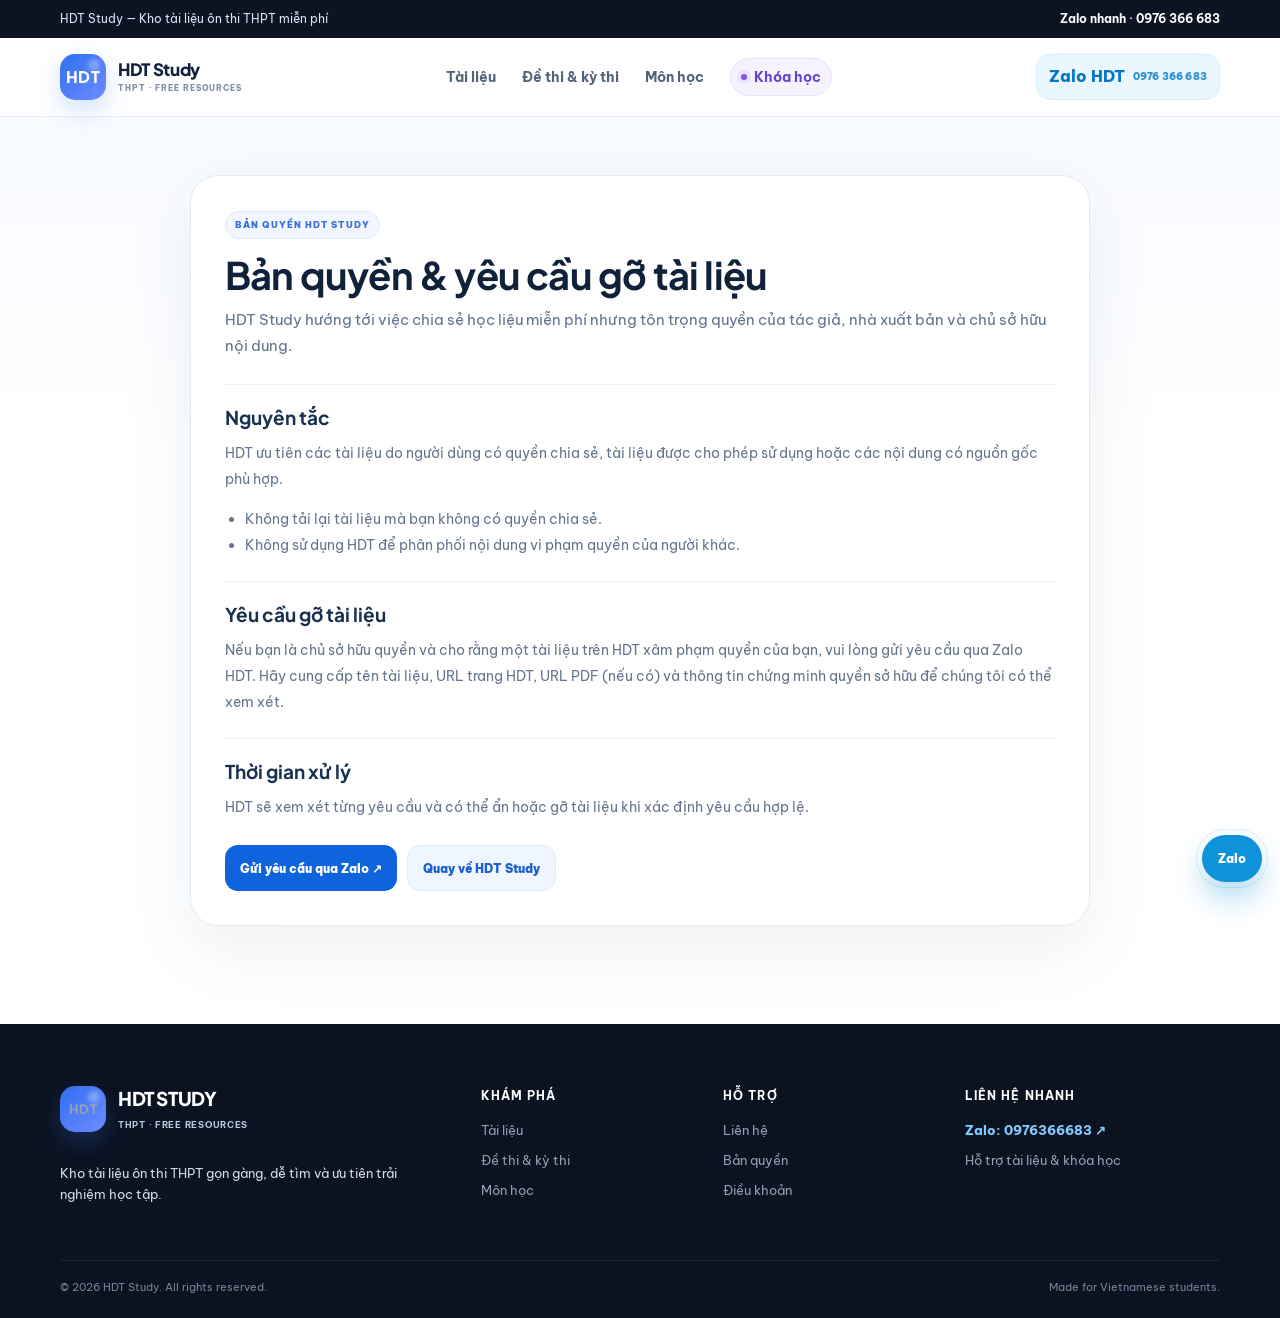
<file: ban-quyen.html>
<!doctype html><html lang="vi"><head><meta charset="utf-8"><meta name="viewport" content="width=device-width,initial-scale=1"><meta name="robots" content="index,follow"><link rel="canonical" href="https://hdt-study.pages.dev/ban-quyen.html"><link rel="icon" href="favicon.svg" type="image/svg+xml"><link rel="stylesheet" href="styles.css"><meta name="description" content="Chính sách bản quyền và hướng dẫn yêu cầu gỡ tài liệu trên HDT Study."><title>Bản quyền & yêu cầu gỡ tài liệu | HDT Study</title><link rel="preconnect" href="https://fonts.googleapis.com"><link rel="preconnect" href="https://fonts.gstatic.com" crossorigin><link href="https://fonts.googleapis.com/css2?family=Be+Vietnam+Pro:wght@400;500;600;700;800&family=Plus+Jakarta+Sans:wght@500;600;700;800&display=swap" rel="stylesheet"></head><body><div class="topbar"><div class="container topbar-inner"><span class="topbar-brand">HDT Study — Kho tài liệu ôn thi THPT miễn phí</span><a class="topbar-zalo" href="https://zalo.me/0976366683" target="_blank" rel="noopener noreferrer">Zalo nhanh · 0976 366 683</a></div></div><header class="header"><div class="container nav-wrap"><a class="brand" href="index.html" aria-label="HDT Study"><span class="brand-mark">HDT</span><span class="brand-copy"><strong>HDT Study</strong><small>THPT · FREE RESOURCES</small></span></a><nav class="desktop-nav"><a href="index.html#tai-lieu">Tài liệu</a><a href="ky-thi.html">Đề thi & kỳ thi</a><a href="mon-hoc.html">Môn học</a><a class="nav-course-link" href="https://zalo.me/0976366683" target="_blank" rel="noopener noreferrer"><span class="nav-course-dot"></span>Khóa học</a></nav><div class="nav-actions"><a class="zalo-btn" href="https://zalo.me/0976366683" target="_blank" rel="noopener noreferrer">Zalo HDT <small>0976 366 683</small></a></div></div></header><main class="policy-page"><article class="policy-card"><span class="policy-kicker">BẢN QUYỀN HDT STUDY</span><h1>Bản quyền & yêu cầu gỡ tài liệu</h1><p class="policy-lead">HDT Study hướng tới việc chia sẻ học liệu miễn phí nhưng tôn trọng quyền của tác giả, nhà xuất bản và chủ sở hữu nội dung.</p><section class="policy-section"><h2>Nguyên tắc</h2><p>HDT ưu tiên các tài liệu do người dùng có quyền chia sẻ, tài liệu được cho phép sử dụng hoặc các nội dung có nguồn gốc phù hợp.</p><ul><li>Không tải lại tài liệu mà bạn không có quyền chia sẻ.</li><li>Không sử dụng HDT để phân phối nội dung vi phạm quyền của người khác.</li></ul></section><section class="policy-section"><h2>Yêu cầu gỡ tài liệu</h2><p>Nếu bạn là chủ sở hữu quyền và cho rằng một tài liệu trên HDT xâm phạm quyền của bạn, vui lòng gửi yêu cầu qua Zalo HDT. Hãy cung cấp tên tài liệu, URL trang HDT, URL PDF (nếu có) và thông tin chứng minh quyền sở hữu để chúng tôi có thể xem xét.</p></section><section class="policy-section"><h2>Thời gian xử lý</h2><p>HDT sẽ xem xét từng yêu cầu và có thể ẩn hoặc gỡ tài liệu khi xác định yêu cầu hợp lệ.</p></section><div class="policy-actions"><a class="primary" href="https://zalo.me/0976366683" target="_blank" rel="noopener noreferrer">Gửi yêu cầu qua Zalo ↗</a><a class="secondary" href="index.html">Quay về HDT Study</a></div></article></main><footer class="footer"><div class="container footer-grid"><div><a class="brand footer-brand" href="index.html"><span class="brand-mark">HDT</span><span class="brand-copy"><strong>HDT Study</strong><small>THPT · FREE RESOURCES</small></span></a><p class="footer-copy">Kho tài liệu ôn thi THPT gọn gàng, dễ tìm và ưu tiên trải nghiệm học tập.</p></div><div><strong>Khám phá</strong><a href="index.html#tai-lieu">Tài liệu</a><a href="ky-thi.html">Đề thi & kỳ thi</a><a href="mon-hoc.html">Môn học</a></div><div><strong>Hỗ trợ</strong><a href="lien-he.html">Liên hệ</a><a href="ban-quyen.html">Bản quyền</a><a href="dieu-khoan.html">Điều khoản</a></div><div><strong>Liên hệ nhanh</strong><a class="footer-zalo" href="https://zalo.me/0976366683" target="_blank" rel="noopener noreferrer">Zalo: 0976366683 ↗</a><span>Hỗ trợ tài liệu & khóa học</span></div></div><div class="container footer-bottom"><span>© <span id="year"></span> HDT Study. All rights reserved.</span><span>Made for Vietnamese students.</span></div></footer><a class="floating-zalo" href="https://zalo.me/0976366683" target="_blank" rel="noopener noreferrer" aria-label="Mở Zalo HDT"><span>Zalo</span></a><script>document.getElementById('year').textContent=new Date().getFullYear();</script></body></html>
</file>
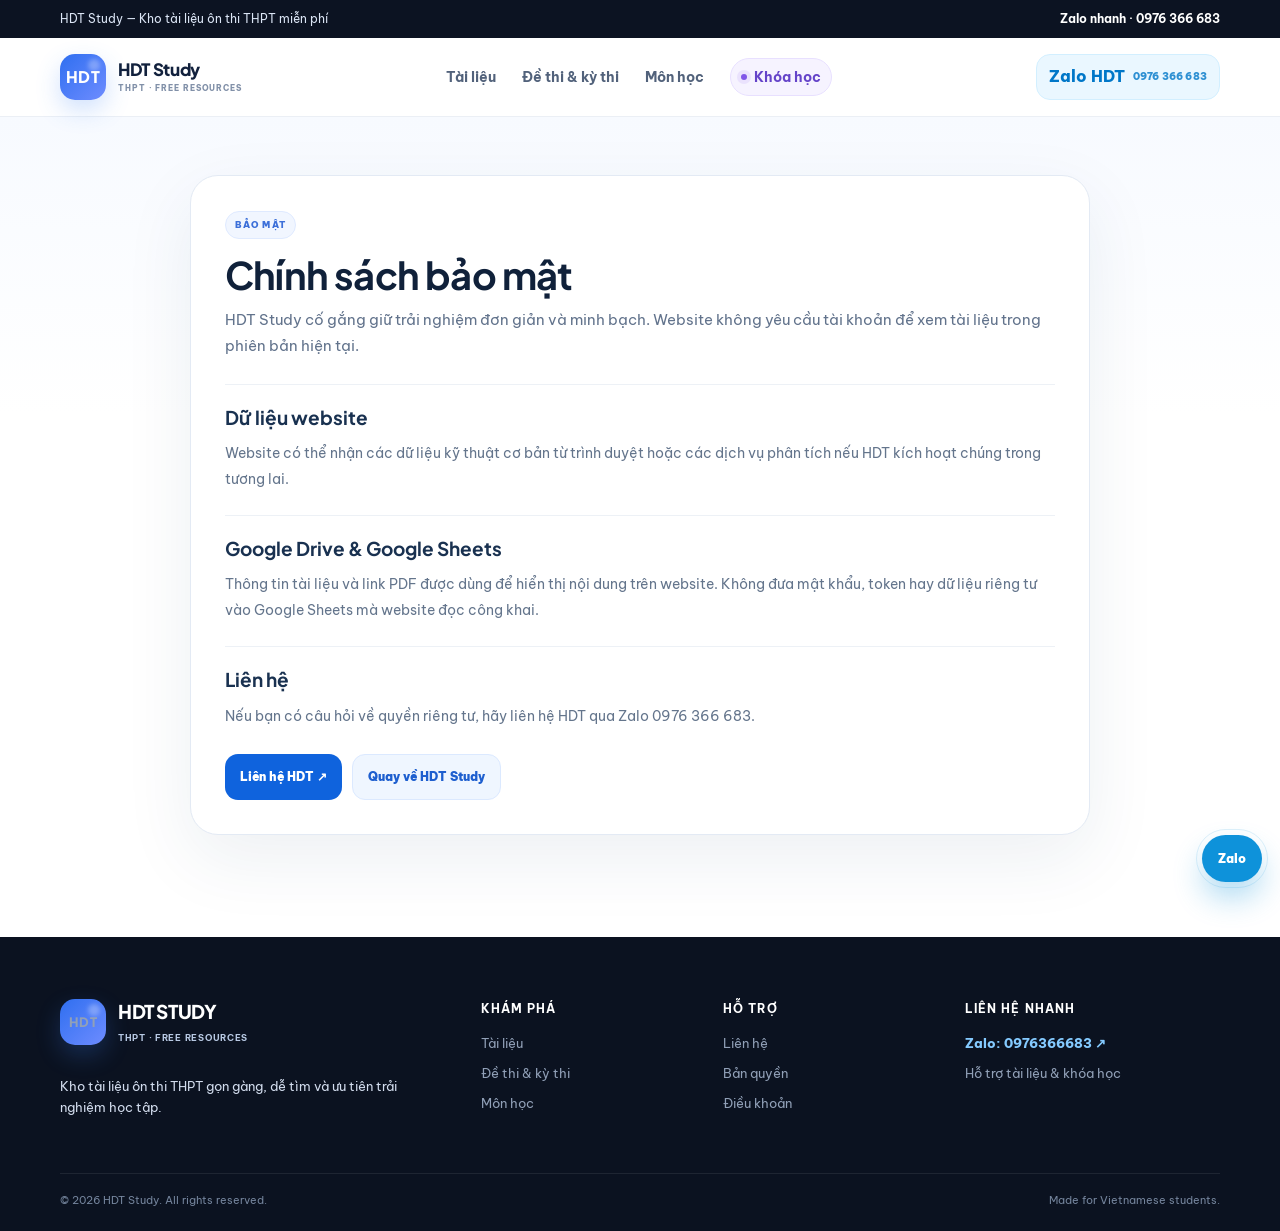
<file: chinh-sach-bao-mat.html>
<!doctype html><html lang="vi"><head><meta charset="utf-8"><meta name="viewport" content="width=device-width,initial-scale=1"><meta name="robots" content="index,follow"><link rel="canonical" href="https://hdt-study.pages.dev/chinh-sach-bao-mat.html"><link rel="icon" href="favicon.svg" type="image/svg+xml"><link rel="stylesheet" href="styles.css"><meta name="description" content="Chính sách bảo mật cơ bản của HDT Study."><title>Chính sách bảo mật | HDT Study</title><link rel="preconnect" href="https://fonts.googleapis.com"><link rel="preconnect" href="https://fonts.gstatic.com" crossorigin><link href="https://fonts.googleapis.com/css2?family=Be+Vietnam+Pro:wght@400;500;600;700;800&family=Plus+Jakarta+Sans:wght@500;600;700;800&display=swap" rel="stylesheet"></head><body><div class="topbar"><div class="container topbar-inner"><span class="topbar-brand">HDT Study — Kho tài liệu ôn thi THPT miễn phí</span><a class="topbar-zalo" href="https://zalo.me/0976366683" target="_blank" rel="noopener noreferrer">Zalo nhanh · 0976 366 683</a></div></div><header class="header"><div class="container nav-wrap"><a class="brand" href="index.html" aria-label="HDT Study"><span class="brand-mark">HDT</span><span class="brand-copy"><strong>HDT Study</strong><small>THPT · FREE RESOURCES</small></span></a><nav class="desktop-nav"><a href="index.html#tai-lieu">Tài liệu</a><a href="ky-thi.html">Đề thi & kỳ thi</a><a href="mon-hoc.html">Môn học</a><a class="nav-course-link" href="https://zalo.me/0976366683" target="_blank" rel="noopener noreferrer"><span class="nav-course-dot"></span>Khóa học</a></nav><div class="nav-actions"><a class="zalo-btn" href="https://zalo.me/0976366683" target="_blank" rel="noopener noreferrer">Zalo HDT <small>0976 366 683</small></a></div></div></header><main class="policy-page"><article class="policy-card"><span class="policy-kicker">BẢO MẬT</span><h1>Chính sách bảo mật</h1><p class="policy-lead">HDT Study cố gắng giữ trải nghiệm đơn giản và minh bạch. Website không yêu cầu tài khoản để xem tài liệu trong phiên bản hiện tại.</p><section class="policy-section"><h2>Dữ liệu website</h2><p>Website có thể nhận các dữ liệu kỹ thuật cơ bản từ trình duyệt hoặc các dịch vụ phân tích nếu HDT kích hoạt chúng trong tương lai.</p></section><section class="policy-section"><h2>Google Drive & Google Sheets</h2><p>Thông tin tài liệu và link PDF được dùng để hiển thị nội dung trên website. Không đưa mật khẩu, token hay dữ liệu riêng tư vào Google Sheets mà website đọc công khai.</p></section><section class="policy-section"><h2>Liên hệ</h2><p>Nếu bạn có câu hỏi về quyền riêng tư, hãy liên hệ HDT qua Zalo 0976 366 683.</p></section><div class="policy-actions"><a class="primary" href="https://zalo.me/0976366683" target="_blank" rel="noopener noreferrer">Liên hệ HDT ↗</a><a class="secondary" href="index.html">Quay về HDT Study</a></div></article></main><footer class="footer"><div class="container footer-grid"><div><a class="brand footer-brand" href="index.html"><span class="brand-mark">HDT</span><span class="brand-copy"><strong>HDT Study</strong><small>THPT · FREE RESOURCES</small></span></a><p class="footer-copy">Kho tài liệu ôn thi THPT gọn gàng, dễ tìm và ưu tiên trải nghiệm học tập.</p></div><div><strong>Khám phá</strong><a href="index.html#tai-lieu">Tài liệu</a><a href="ky-thi.html">Đề thi & kỳ thi</a><a href="mon-hoc.html">Môn học</a></div><div><strong>Hỗ trợ</strong><a href="lien-he.html">Liên hệ</a><a href="ban-quyen.html">Bản quyền</a><a href="dieu-khoan.html">Điều khoản</a></div><div><strong>Liên hệ nhanh</strong><a class="footer-zalo" href="https://zalo.me/0976366683" target="_blank" rel="noopener noreferrer">Zalo: 0976366683 ↗</a><span>Hỗ trợ tài liệu & khóa học</span></div></div><div class="container footer-bottom"><span>© <span id="year"></span> HDT Study. All rights reserved.</span><span>Made for Vietnamese students.</span></div></footer><a class="floating-zalo" href="https://zalo.me/0976366683" target="_blank" rel="noopener noreferrer" aria-label="Mở Zalo HDT"><span>Zalo</span></a><script>document.getElementById('year').textContent=new Date().getFullYear();</script></body></html>
</file>
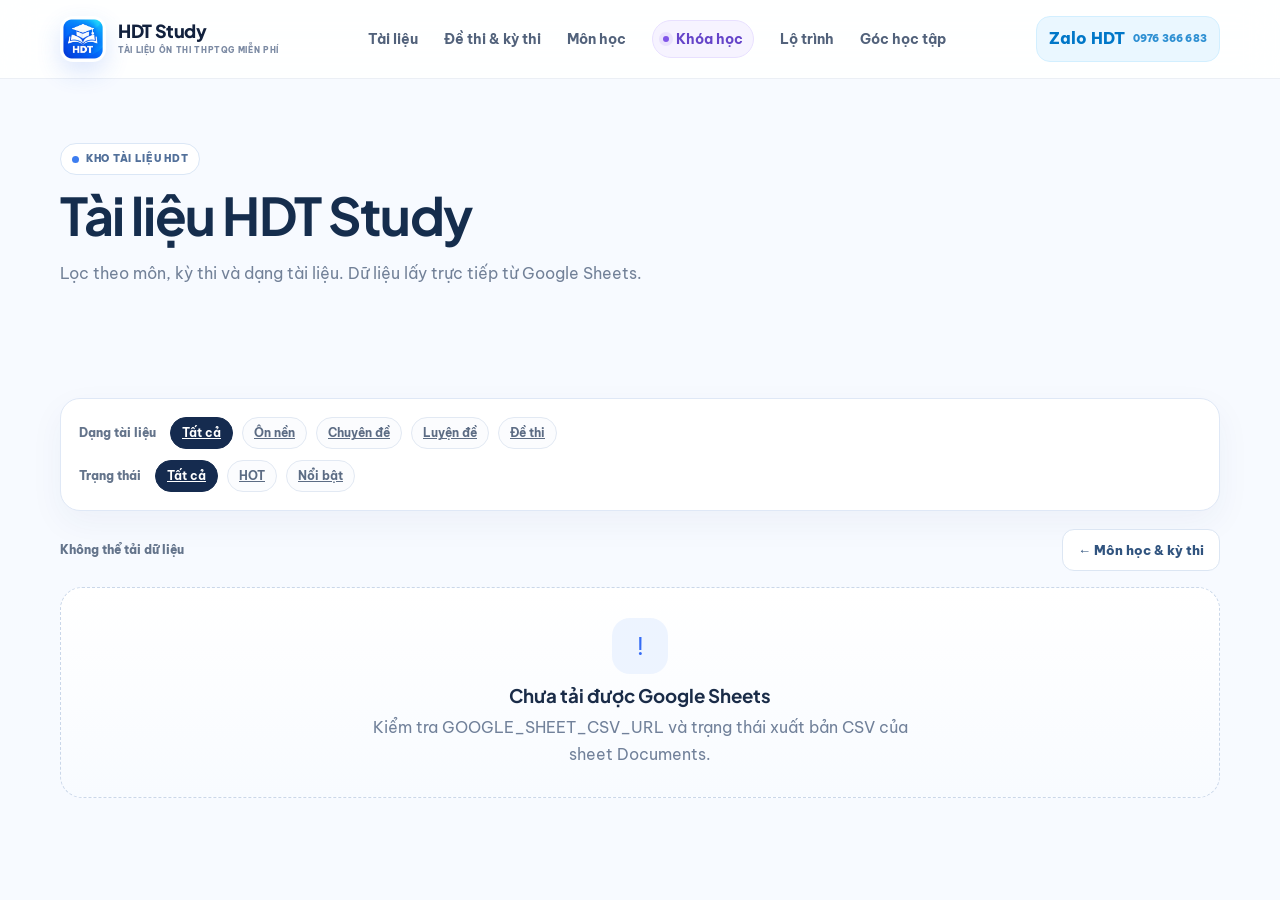
<file: danh-muc.html>
<!doctype html>
<html lang="vi">
<head>
  <meta charset="utf-8">
  <meta name="viewport" content="width=device-width, initial-scale=1">
  <meta name="description" content="Kho tài liệu HDT Study được lọc theo môn, kỳ thi và dạng tài liệu.">
  <meta name="robots" content="index,follow">
  <link rel="canonical" href="https://hdt-study.pages.dev/danh-muc.html">
  <link rel="icon" href="favicon.svg" type="image/svg+xml">
  <title>Kho tài liệu | HDT Study</title>
  <link rel="preconnect" href="https://fonts.googleapis.com">
  <link rel="preconnect" href="https://fonts.gstatic.com" crossorigin>
  <link href="https://fonts.googleapis.com/css2?family=Be+Vietnam+Pro:wght@400;500;600;700;800&family=Plus+Jakarta+Sans:wght@500;600;700;800&display=swap" rel="stylesheet">
  <link rel="stylesheet" href="styles.css">
  <link rel="stylesheet" href="hdt-v23-ui.css">
</head>
<body class="list-page v23-page">
  <header class="header">
    <div class="container nav-wrap">
      <a class="brand" href="index.html" aria-label="HDT Study">
        <img class="brand-icon" src="hdt-logo-icon.png" alt="">
        <span class="brand-copy"><strong>HDT Study</strong><small>TÀI LIỆU ÔN THI THPTQG MIỄN PHÍ</small></span>
      </a>
      <nav class="desktop-nav">
        <a href="index.html#tai-lieu">Tài liệu</a>
        <a href="ky-thi.html">Đề thi & kỳ thi</a>
        <a href="mon-hoc.html">Môn học</a>
        <a class="nav-course-link" href="https://zalo.me/0976366683" target="_blank" rel="noopener noreferrer"><span class="nav-course-dot"></span>Khóa học</a>
        <a href="index.html#lo-trinh">Lộ trình</a>
        <a href="index.html#goc-hoc">Góc học tập</a>
      </nav>
      <div class="nav-actions"><a class="zalo-btn" href="https://zalo.me/0976366683" target="_blank" rel="noopener noreferrer">Zalo HDT <small>0976 366 683</small></a></div>
    </div>
  </header>

  <main>
    <section class="list-head">
      <div class="container">
        <span class="hub-kicker"><i></i> KHO TÀI LIỆU HDT</span>
        <h1 id="pageTitle">Tài liệu HDT Study</h1>
        <p id="pageDesc">Lọc theo môn, kỳ thi và dạng tài liệu. Dữ liệu lấy trực tiếp từ Google Sheets.</p>
      </div>
    </section>

    <section class="v23-section" style="padding-top:40px">
      <div class="container">
        <div class="v23-filter-panel">
          <div class="v23-filter-row">
            <span class="v23-filter-label">Dạng tài liệu</span>
            <a href="#" class="v23-chip active" data-type="all">Tất cả</a>
            <a href="#" class="v23-chip" data-type="Ôn nền">Ôn nền</a>
            <a href="#" class="v23-chip" data-type="Chuyên đề">Chuyên đề</a>
            <a href="#" class="v23-chip" data-type="Luyện đề">Luyện đề</a>
            <a href="#" class="v23-chip" data-type="Đề thi">Đề thi</a>
          </div>
          <div class="v23-filter-row" style="margin-top:11px">
            <span class="v23-filter-label">Trạng thái</span>
            <a href="#" class="v23-chip active" data-bucket="all">Tất cả</a>
            <a href="#" class="v23-chip" data-bucket="hot">HOT</a>
            <a href="#" class="v23-chip" data-bucket="featured">Nổi bật</a>
          </div>
        </div>

        <div class="list-tools" style="display:flex;justify-content:space-between;gap:16px;align-items:center;margin-bottom:16px">
          <div id="count" class="list-count">Đang tải tài liệu...</div>
          <a class="v23-secondary" href="mon-hoc.html">← Môn học & kỳ thi</a>
        </div>
        <div id="listGrid" class="v23-list-grid"></div>
      </div>
    </section>
  </main>

  <script src="config.js"></script>
  <script>
    const esc = v => String(v ?? '').replace(/[&<>"']/g, m => ({'&':'&amp;','<':'&lt;','>':'&gt;','"':'&quot;',"'":'&#39;'}[m]));
    const normalize = v => String(v || '').toLowerCase().normalize('NFD').replace(/[\u0300-\u036f]/g,'').replace(/đ/g,'d').replace(/[^a-z0-9]+/g,' ').replace(/\s+/g,' ').trim();

    const parseCsv = t => {
      const rows=[]; let row=[], cell='', q=false;
      for(let i=0;i<t.length;i++){
        const c=t[i],n=t[i+1];
        if(c==='"'){ if(q && n==='"'){cell+='"';i++;} else q=!q; }
        else if(c===','&&!q){row.push(cell);cell='';}
        else if((c==='\n'||c==='\r')&&!q){
          if(c==='\r'&&n==='\n') i++;
          row.push(cell);cell='';
          if(row.some(x=>x.trim())) rows.push(row);
          row=[];
        } else cell+=c;
      }
      if(cell!==''||row.length){row.push(cell);if(row.some(x=>x.trim()))rows.push(row);}
      if(!rows.length)return[];
      const h=rows[0].map(normalize);
      return rows.slice(1).map(r=>Object.fromEntries(h.map((k,i)=>[k,(r[i]||'').trim()])));
    };

    const slug = v => String(v||'').toLowerCase().normalize('NFD').replace(/[\u0300-\u036f]/g,'').replace(/đ/g,'d').replace(/[^a-z0-9]+/g,'-').replace(/^-+|-+$/g,'').slice(0,90);

    const params = new URLSearchParams(location.search);
    const subject = params.get('subject') || '';
    const exam = params.get('exam') || '';
    let type = params.get('type') || 'all';
    let bucket = 'all';
    let data = [];

    const pageTitle = document.getElementById('pageTitle');
    const pageDesc = document.getElementById('pageDesc');
    const grid = document.getElementById('listGrid');
    const count = document.getElementById('count');

    const examNames = {
      'tn-thpt':'Tài liệu ôn thi tốt nghiệp THPT',
      'v-act':'Tài liệu ĐGNL ĐHQG-HCM (V-ACT)',
      'hsa':'Tài liệu ĐGNL ĐHQGHN (HSA)',
      'tsa':'Tài liệu ĐGTD – TSA',
      'spt':'Tài liệu ĐGNL SPT – ĐH Sư phạm Hà Nội',
      'hsca':'Tài liệu ĐGNL chuyên biệt H-SCA – ĐH Sư phạm TP.HCM'
    };

    function normalizeExamCode(value) {
      const n = normalize(value).replace(/\s+/g,' ');
      if (['tn-thpt','tn thpt','tn','thptqg','tot nghiep','tot nghiep thpt'].includes(n)) return 'tn-thpt';
      if (['v-act','v act','vact','dgnl dhqg hcm','dhqg hcm'].includes(n)) return 'v-act';
      if (['hsa','dgnl dhqg hn','dhqg hn'].includes(n)) return 'hsa';
      if (['tsa','dgtd','danh gia tu duy','bach khoa ha noi'].includes(n)) return 'tsa';
      if (['spt','dgnl spt','su pham ha noi','dai hoc su pham ha noi'].includes(n)) return 'spt';
      if (['hsca','h sca','h-sca','hs-ca','dgnl chuyen biet','su pham tphcm','su pham thanh pho ho chi minh'].includes(n)) return 'hsca';
      return '';
    }

    function rowExamCodes(r) {
      const raw = [
        r.exam || '',
        r.examtype || '',
        r.kythi || '',
        r.kỳthi || ''
      ].join(',');

      return raw
        .split(/[,;|/]+/)
        .map(normalizeExamCode)
        .filter(Boolean);
    }

    function typeMatches(value, wanted) {
      const t = normalize(value);
      const w = normalize(wanted);
      if (w === 'all') return true;
      if (w === 'on nen') return /on nen|nen tang|co ban/.test(t);
      if (w === 'chuyen de') return /chuyen de|ly thuyet/.test(t);
      if (w === 'luyen de') return /luyen de|thi thu|bo de/.test(t);
      if (w === 'de thi') return /de thi|de tham khao|de minh hoa|de thi thu/.test(t);
      return t === w;
    }

    function truthy(v) {
      return ['true','1','yes','x','hot','featured','co','có'].includes(normalize(v));
    }

    function filterData() {
      let d = data;

      if (subject) {
        d = d.filter(x => normalize(x.subject) === normalize(subject));
      }

      if (exam) {
        d = d.filter(x => {
          const codes = rowExamCodes(x);
          if (codes.includes(exam)) return true;

          // fallback cho dữ liệu cũ nếu chưa có cột exam
          const hay = normalize([x.title, x.desc, x.type, x.tags].filter(Boolean).join(' '));
          return normalizeExamCode(hay) === exam;
        });
      }

      if (type !== 'all') {
        d = d.filter(x => typeMatches(x.type, type) || typeMatches(`${x.title} ${x.desc}`, type));
      }

      if (bucket === 'hot') d = d.filter(x => x.hot);
      if (bucket === 'featured') d = d.filter(x => x.featured);

      return d;
    }

    function render() {
      const d = filterData();
      count.textContent = `${d.length} tài liệu phù hợp`;

      if (!d.length) {
        const label = exam ? (examNames[exam] || 'kỳ thi này') : subject ? `môn ${subject}` : 'kho tài liệu';
        grid.innerHTML = `
          <div class="v23-empty" style="grid-column:1/-1">
            <div class="v23-empty-icon">✦</div>
            <h3>Kho này chưa có tài liệu phù hợp</h3>
            <p>Hãy kiểm tra cột <strong>exam</strong> và <strong>type</strong> trong Google Sheets. Kỳ thi và loại tài liệu được lọc độc lập.</p>
            <div class="v23-chips">
              <a class="v23-chip link" href="mon-hoc.html">Môn học & kỳ thi</a>
              <a class="v23-chip link" href="ky-thi.html">Đề thi & kỳ thi</a>
              <a class="v23-chip link" href="danh-muc.html${exam ? `?exam=${encodeURIComponent(exam)}` : ''}">Tải lại bộ lọc</a>
            </div>
          </div>`;
        return;
      }

      grid.innerHTML = d.map(x => `
        <article class="v23-list-card">
          <div class="v23-list-card-top">
            <div class="v23-list-eyebrow">${esc(x.subject || 'Khác')} · Lớp ${esc(x.grade || '12')}</div>
            <h3>${esc(x.title)}</h3>
          </div>
          <div class="v23-list-card-body">
            <div class="v23-list-meta">
              <span>${esc(x.type || 'Tài liệu')}</span>
              ${x.hot ? '<span>HOT</span>' : ''}
              ${x.featured ? '<span>NỔI BẬT</span>' : ''}
            </div>
            <p>${esc(x.desc || 'Tài liệu ôn tập miễn phí trên HDT Study.')}</p>
            <a href="tai-lieu?slug=${encodeURIComponent(x.slug || slug(x.title))}">Xem chi tiết →</a>
          </div>
        </article>`).join('');
    }

    function syncChips() {
      document.querySelectorAll('[data-type]').forEach(a => a.classList.toggle('active', a.dataset.type === (type || 'all')));
      document.querySelectorAll('[data-bucket]').forEach(a => a.classList.toggle('active', a.dataset.bucket === bucket));
    }

    document.querySelectorAll('[data-type]').forEach(a => a.addEventListener('click', e => {
      e.preventDefault(); type = a.dataset.type; syncChips(); render();
    }));

    document.querySelectorAll('[data-bucket]').forEach(a => a.addEventListener('click', e => {
      e.preventDefault(); bucket = a.dataset.bucket; syncChips(); render();
    }));

    if (subject) {
      pageTitle.textContent = `Tài liệu ${subject}`;
      pageDesc.textContent = 'Kho tài liệu được lọc theo môn học.';
    } else if (exam) {
      pageTitle.textContent = examNames[exam] || 'Tài liệu theo kỳ thi';
      pageDesc.textContent = 'Chọn dạng tài liệu để học theo đúng mục tiêu: ôn nền, chuyên đề, luyện đề hoặc đề thi.';
    }

    async function init() {
      try {
        const sep = GOOGLE_SHEET_CSV_URL.includes('?') ? '&' : '?';
        const res = await fetch(`${GOOGLE_SHEET_CSV_URL}${sep}t=${Date.now()}`, {cache:'no-store'});
        if (!res.ok) throw new Error('fetch');
        const rows = parseCsv(await res.text());

        data = rows.filter(r => r.title).map((r, i) => ({
          id: r.id || i + 1,
          title: r.title,
          grade: r.grade || '12',
          subject: r.subject || 'Khác',
          type: r.type || r.category || 'Tài liệu',
          desc: r.desc || r.description || '',
          file: r.fileurl || r.fileUrl || r.url || '',
          hot: truthy(r.hot),
          featured: truthy(r.featured),
          slug: r.slug || slug(r.title),
          exam: r.exam || r.examtype || r.kythi || '',
          tags: r.tags || ''
        }));

        syncChips();
        render();
      } catch (e) {
        count.textContent = 'Không thể tải dữ liệu';
        grid.innerHTML = `
          <div class="v23-empty" style="grid-column:1/-1">
            <div class="v23-empty-icon">!</div>
            <h3>Chưa tải được Google Sheets</h3>
            <p>Kiểm tra GOOGLE_SHEET_CSV_URL và trạng thái xuất bản CSV của sheet Documents.</p>
          </div>`;
      }
    }

    init();
  </script>
</body>
</html>
</file>
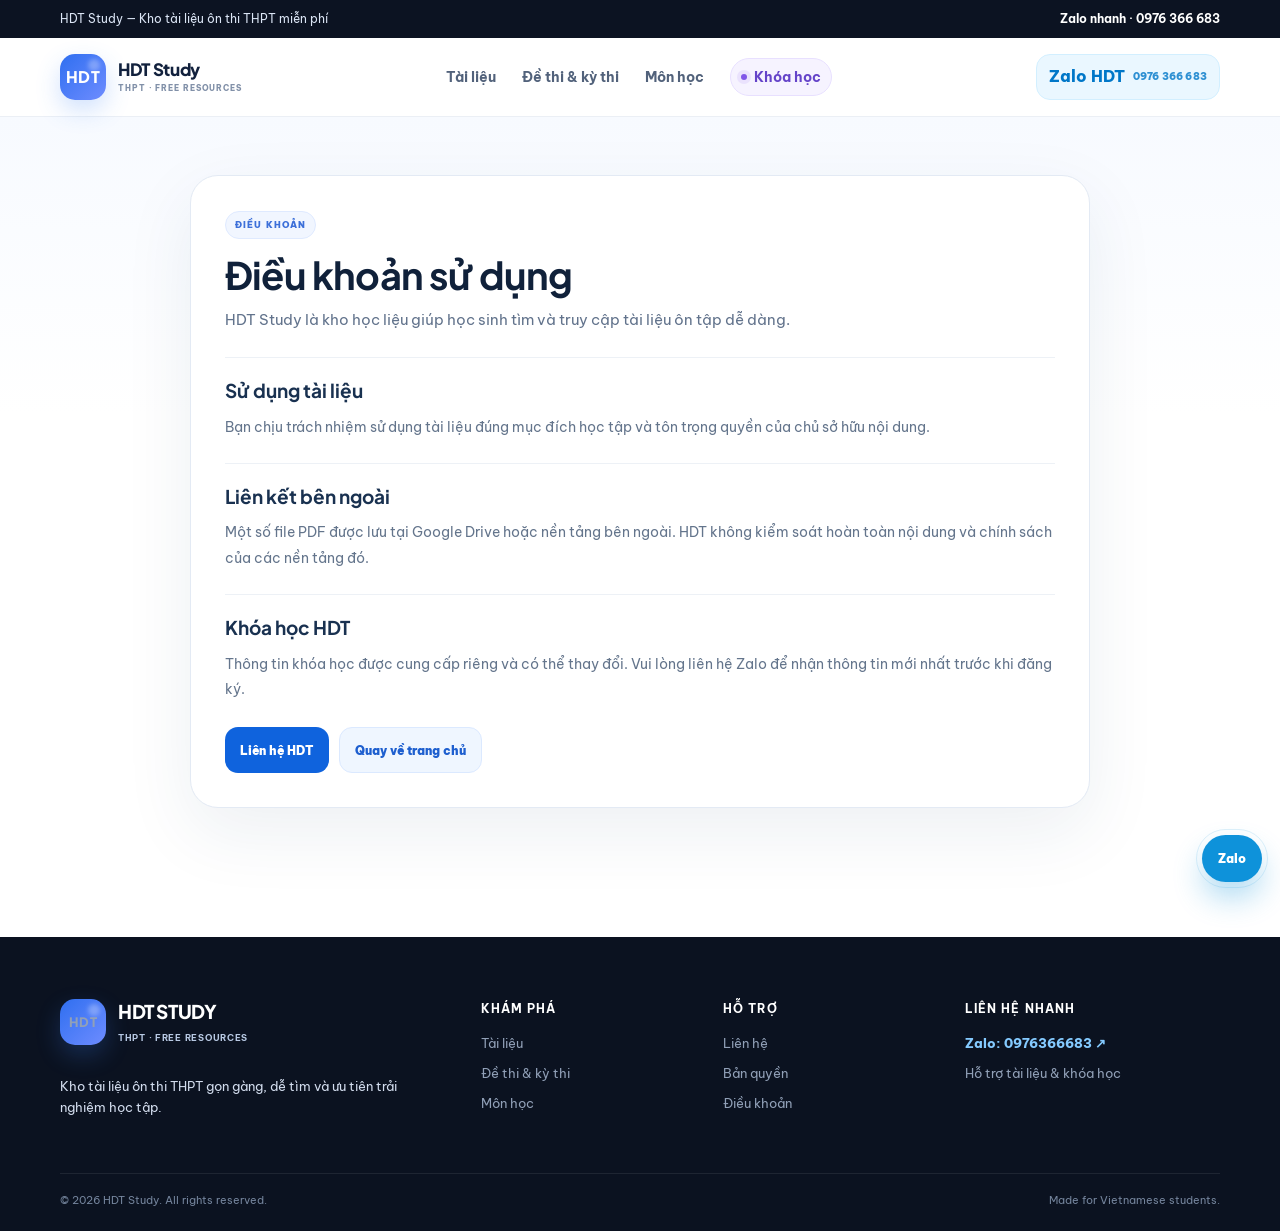
<file: dieu-khoan.html>
<!doctype html><html lang="vi"><head><meta charset="utf-8"><meta name="viewport" content="width=device-width,initial-scale=1"><meta name="robots" content="index,follow"><link rel="canonical" href="https://hdt-study.pages.dev/dieu-khoan.html"><link rel="icon" href="favicon.svg" type="image/svg+xml"><link rel="stylesheet" href="styles.css"><meta name="description" content="Điều khoản sử dụng cơ bản của HDT Study."><title>Điều khoản sử dụng | HDT Study</title><link rel="preconnect" href="https://fonts.googleapis.com"><link rel="preconnect" href="https://fonts.gstatic.com" crossorigin><link href="https://fonts.googleapis.com/css2?family=Be+Vietnam+Pro:wght@400;500;600;700;800&family=Plus+Jakarta+Sans:wght@500;600;700;800&display=swap" rel="stylesheet"></head><body><div class="topbar"><div class="container topbar-inner"><span class="topbar-brand">HDT Study — Kho tài liệu ôn thi THPT miễn phí</span><a class="topbar-zalo" href="https://zalo.me/0976366683" target="_blank" rel="noopener noreferrer">Zalo nhanh · 0976 366 683</a></div></div><header class="header"><div class="container nav-wrap"><a class="brand" href="index.html" aria-label="HDT Study"><span class="brand-mark">HDT</span><span class="brand-copy"><strong>HDT Study</strong><small>THPT · FREE RESOURCES</small></span></a><nav class="desktop-nav"><a href="index.html#tai-lieu">Tài liệu</a><a href="ky-thi.html">Đề thi & kỳ thi</a><a href="mon-hoc.html">Môn học</a><a class="nav-course-link" href="https://zalo.me/0976366683" target="_blank" rel="noopener noreferrer"><span class="nav-course-dot"></span>Khóa học</a></nav><div class="nav-actions"><a class="zalo-btn" href="https://zalo.me/0976366683" target="_blank" rel="noopener noreferrer">Zalo HDT <small>0976 366 683</small></a></div></div></header><main class="policy-page"><article class="policy-card"><span class="policy-kicker">ĐIỀU KHOẢN</span><h1>Điều khoản sử dụng</h1><p class="policy-lead">HDT Study là kho học liệu giúp học sinh tìm và truy cập tài liệu ôn tập dễ dàng.</p><section class="policy-section"><h2>Sử dụng tài liệu</h2><p>Bạn chịu trách nhiệm sử dụng tài liệu đúng mục đích học tập và tôn trọng quyền của chủ sở hữu nội dung.</p></section><section class="policy-section"><h2>Liên kết bên ngoài</h2><p>Một số file PDF được lưu tại Google Drive hoặc nền tảng bên ngoài. HDT không kiểm soát hoàn toàn nội dung và chính sách của các nền tảng đó.</p></section><section class="policy-section"><h2>Khóa học HDT</h2><p>Thông tin khóa học được cung cấp riêng và có thể thay đổi. Vui lòng liên hệ Zalo để nhận thông tin mới nhất trước khi đăng ký.</p></section><div class="policy-actions"><a class="primary" href="lien-he.html">Liên hệ HDT</a><a class="secondary" href="index.html">Quay về trang chủ</a></div></article></main><footer class="footer"><div class="container footer-grid"><div><a class="brand footer-brand" href="index.html"><span class="brand-mark">HDT</span><span class="brand-copy"><strong>HDT Study</strong><small>THPT · FREE RESOURCES</small></span></a><p class="footer-copy">Kho tài liệu ôn thi THPT gọn gàng, dễ tìm và ưu tiên trải nghiệm học tập.</p></div><div><strong>Khám phá</strong><a href="index.html#tai-lieu">Tài liệu</a><a href="ky-thi.html">Đề thi & kỳ thi</a><a href="mon-hoc.html">Môn học</a></div><div><strong>Hỗ trợ</strong><a href="lien-he.html">Liên hệ</a><a href="ban-quyen.html">Bản quyền</a><a href="dieu-khoan.html">Điều khoản</a></div><div><strong>Liên hệ nhanh</strong><a class="footer-zalo" href="https://zalo.me/0976366683" target="_blank" rel="noopener noreferrer">Zalo: 0976366683 ↗</a><span>Hỗ trợ tài liệu & khóa học</span></div></div><div class="container footer-bottom"><span>© <span id="year"></span> HDT Study. All rights reserved.</span><span>Made for Vietnamese students.</span></div></footer><a class="floating-zalo" href="https://zalo.me/0976366683" target="_blank" rel="noopener noreferrer" aria-label="Mở Zalo HDT"><span>Zalo</span></a><script>document.getElementById('year').textContent=new Date().getFullYear();</script></body></html>
</file>
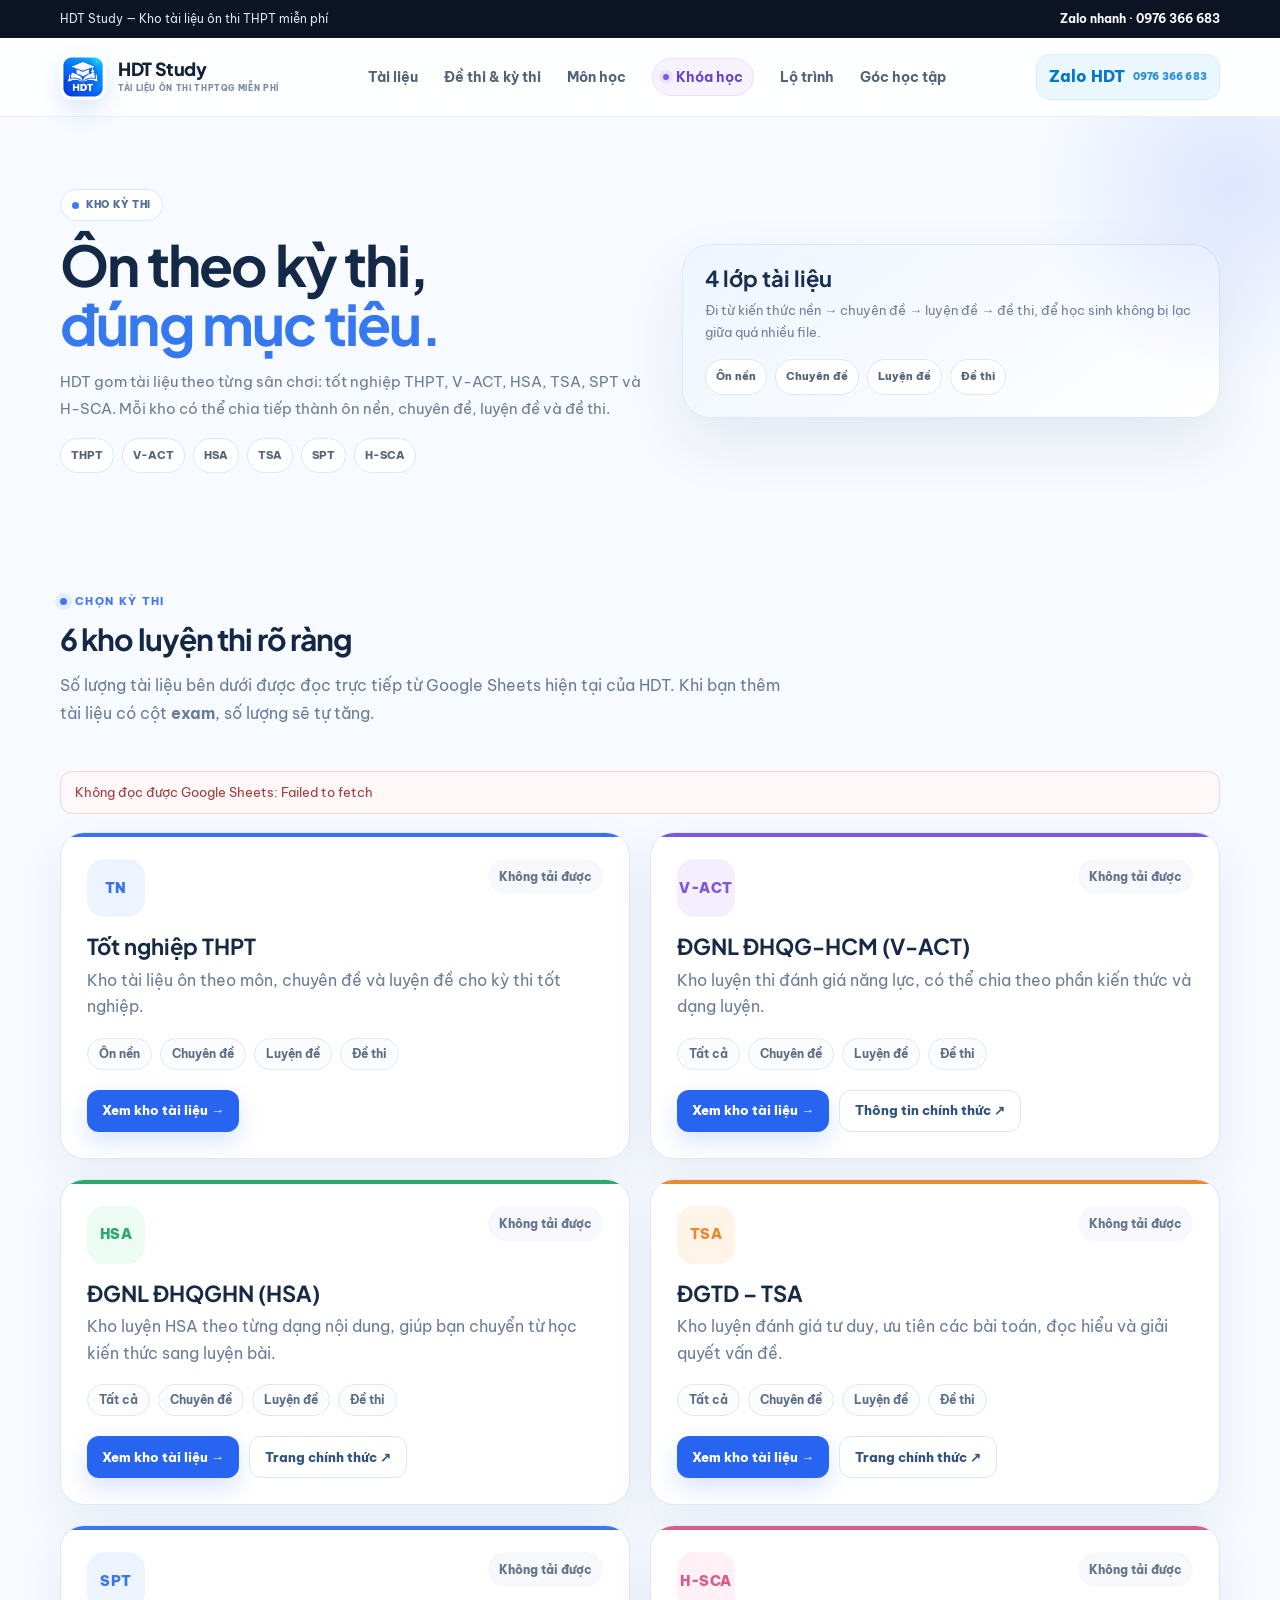
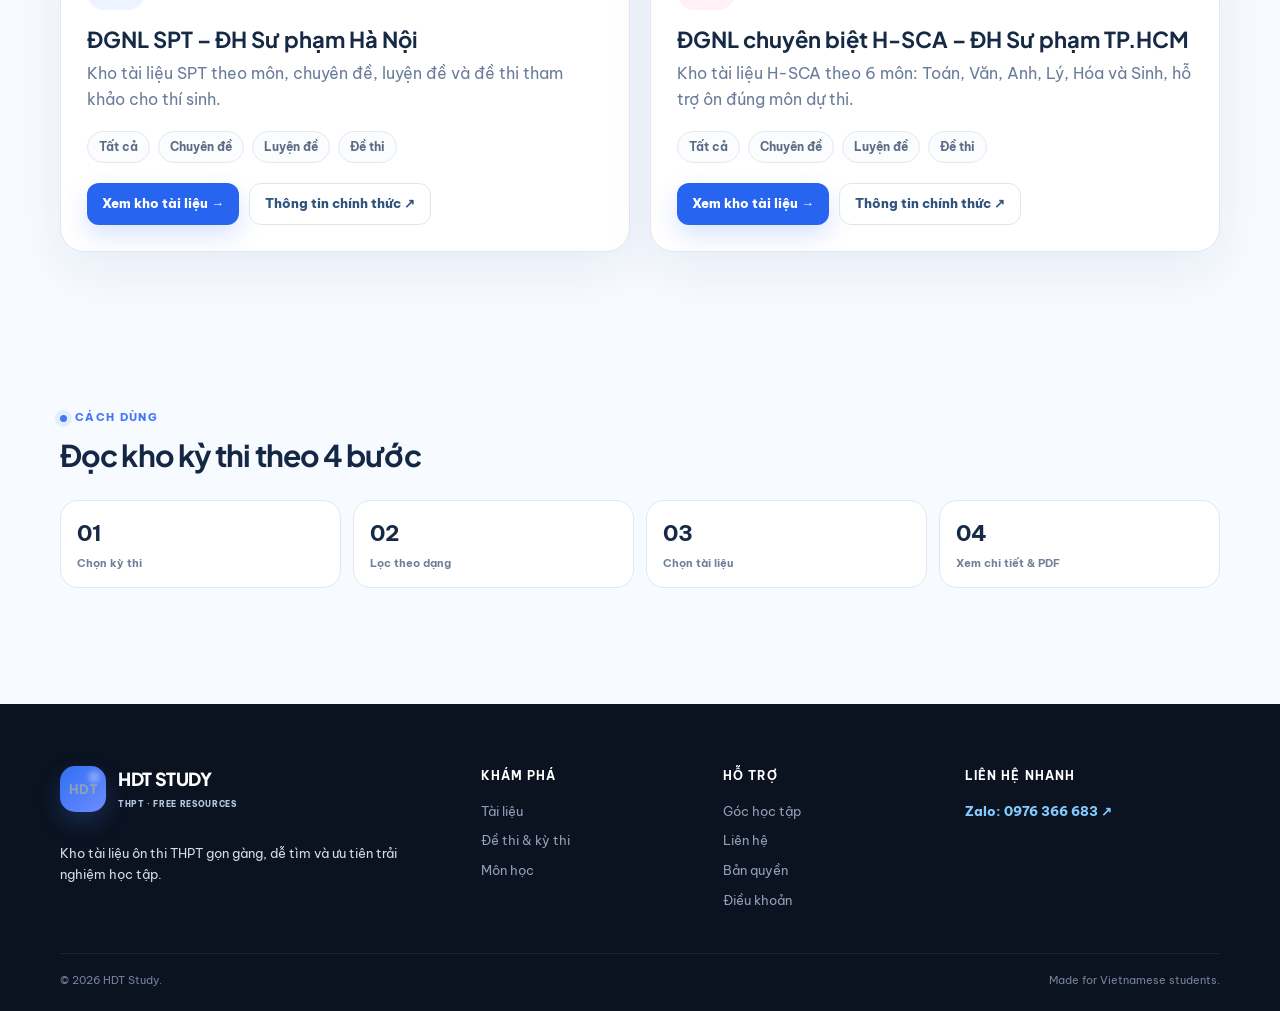
<file: ky-thi.html>
<!doctype html>
<html lang="vi">
<head>
  <meta charset="utf-8">
  <meta name="viewport" content="width=device-width,initial-scale=1">
  <meta name="description" content="Kho tài liệu HDT Study theo tốt nghiệp THPT, V-ACT, HSA và TSA, phân loại theo ôn nền, chuyên đề, luyện đề và đề thi.">
  <meta name="robots" content="index,follow">
  <link rel="canonical" href="https://hdt-study.pages.dev/ky-thi.html">
  <link rel="icon" href="favicon.svg" type="image/svg+xml">
  <title>Kỳ thi THPT, V-ACT, HSA, TSA | HDT Study</title>
  <link rel="preconnect" href="https://fonts.googleapis.com">
  <link rel="preconnect" href="https://fonts.gstatic.com" crossorigin>
  <link href="https://fonts.googleapis.com/css2?family=Be+Vietnam+Pro:wght@400;500;600;700;800&family=Plus+Jakarta+Sans:wght@500;600;700;800&display=swap" rel="stylesheet">
  <link rel="stylesheet" href="styles.css">
  <link rel="stylesheet" href="hdt-v23-ui.css">

<style>
.v23-feed-status{margin:0 0 18px;padding:10px 14px;border:1px solid #dbe6f5;border-radius:12px;background:#fff;color:#64748b;font-size:13px}
.v23-feed-status.is-ok{border-color:#cfead9;background:#f4fcf7;color:#23734a}
.v23-feed-status.is-warning{border-color:#f3d3d3;background:#fff8f8;color:#a33a3a}
</style>
</head>
<body class="hub-page v23-page">
  <div class="topbar"><div class="container topbar-inner"><span class="topbar-brand">HDT Study — Kho tài liệu ôn thi THPT miễn phí</span><a class="topbar-zalo" href="https://zalo.me/0976366683" target="_blank" rel="noopener noreferrer">Zalo nhanh · 0976 366 683</a></div></div>
  <header class="header"><div class="container nav-wrap">
    <a class="brand" href="index.html" aria-label="HDT Study"><img class="brand-icon" src="hdt-logo-icon.png" alt=""><span class="brand-copy"><strong>HDT Study</strong><small>TÀI LIỆU ÔN THI THPTQG MIỄN PHÍ</small></span></a>
    <nav class="desktop-nav"><a href="index.html#tai-lieu">Tài liệu</a><a href="ky-thi.html" aria-current="page">Đề thi & kỳ thi</a><a href="mon-hoc.html">Môn học</a><a class="nav-course-link" href="https://zalo.me/0976366683" target="_blank" rel="noopener noreferrer"><span class="nav-course-dot"></span>Khóa học</a><a href="index.html#lo-trinh">Lộ trình</a><a href="index.html#goc-hoc">Góc học tập</a></nav>
    <div class="nav-actions"><a class="zalo-btn" href="https://zalo.me/0976366683" target="_blank" rel="noopener noreferrer">Zalo HDT <small>0976 366 683</small></a></div>
  </div></header>

  <main>
    <section class="hub-hero v23-hero"><div class="container hub-hero-grid"><div>
      <span class="hub-kicker"><i></i> KHO KỲ THI</span>
      <h1>Ôn theo kỳ thi,<br><span>đúng mục tiêu.</span></h1>
      <p class="hub-lead">HDT gom tài liệu theo từng sân chơi: tốt nghiệp THPT, V-ACT, HSA, TSA, SPT và H-SCA. Mỗi kho có thể chia tiếp thành ôn nền, chuyên đề, luyện đề và đề thi.</p>
      <div class="hub-pill-row"><span class="hub-pill">THPT</span><span class="hub-pill">V-ACT</span><span class="hub-pill">HSA</span><span class="hub-pill">TSA</span><span class="hub-pill">SPT</span><span class="hub-pill">H-SCA</span></div>
    </div><div class="hub-hero-card"><h3>4 lớp tài liệu</h3><p>Đi từ kiến thức nền → chuyên đề → luyện đề → đề thi, để học sinh không bị lạc giữa quá nhiều file.</p><div class="hub-pill-row"><span class="hub-pill">Ôn nền</span><span class="hub-pill">Chuyên đề</span><span class="hub-pill">Luyện đề</span><span class="hub-pill">Đề thi</span></div></div></div></section>

    <section class="v23-section"><div class="container">
      <div class="v23-section-head"><div><div class="v23-kicker">CHỌN KỲ THI</div><h2>6 kho luyện thi rõ ràng</h2><p class="v23-lead">Số lượng tài liệu bên dưới được đọc trực tiếp từ Google Sheets hiện tại của HDT. Khi bạn thêm tài liệu có cột <strong>exam</strong>, số lượng sẽ tự tăng.</p></div></div>
      <div id="examFeedStatus" class="v23-feed-status" role="status" aria-live="polite">Đang kiểm tra dữ liệu Google Sheets…</div>
      <div class="v23-exam-grid">
        <article class="v23-exam-card" style="--accent:#3972ef;--soft:#edf4ff"><div class="v23-exam-top"><div class="v23-exam-mark">TN</div><span class="v23-count-badge" data-exam-count="tn-thpt">Đang đếm...</span></div><h3>Tốt nghiệp THPT</h3><p>Kho tài liệu ôn theo môn, chuyên đề và luyện đề cho kỳ thi tốt nghiệp.</p><div class="v23-chips"><a class="v23-chip link" href="danh-muc.html?exam=tn-thpt">Ôn nền</a><a class="v23-chip link" href="danh-muc.html?exam=tn-thpt&type=Chuyên%20đề">Chuyên đề</a><a class="v23-chip link" href="danh-muc.html?exam=tn-thpt&type=Luyện%20đề">Luyện đề</a><a class="v23-chip link" href="danh-muc.html?exam=tn-thpt&type=Đề%20thi">Đề thi</a></div><div class="v23-actions"><a class="v23-primary" href="danh-muc.html?exam=tn-thpt">Xem kho tài liệu →</a></div></article>
        <article class="v23-exam-card" style="--accent:#8057d8;--soft:#f3efff"><div class="v23-exam-top"><div class="v23-exam-mark">V-ACT</div><span class="v23-count-badge" data-exam-count="v-act">Đang đếm...</span></div><h3>ĐGNL ĐHQG-HCM (V-ACT)</h3><p>Kho luyện thi đánh giá năng lực, có thể chia theo phần kiến thức và dạng luyện.</p><div class="v23-chips"><a class="v23-chip link" href="danh-muc.html?exam=v-act">Tất cả</a><a class="v23-chip link" href="danh-muc.html?exam=v-act&type=Chuyên%20đề">Chuyên đề</a><a class="v23-chip link" href="danh-muc.html?exam=v-act&type=Luyện%20đề">Luyện đề</a><a class="v23-chip link" href="danh-muc.html?exam=v-act&type=Đề%20thi">Đề thi</a></div><div class="v23-actions"><a class="v23-primary" href="danh-muc.html?exam=v-act">Xem kho tài liệu →</a><a class="v23-secondary" href="https://cetqa.vnuhcm.edu.vn/danh-gia-nang-luc/c-10/ky-thi-nam-2026-cid-8" target="_blank" rel="noopener noreferrer">Thông tin chính thức ↗</a></div></article>
        <article class="v23-exam-card" style="--accent:#2da66f;--soft:#ecfbf3"><div class="v23-exam-top"><div class="v23-exam-mark">HSA</div><span class="v23-count-badge" data-exam-count="hsa">Đang đếm...</span></div><h3>ĐGNL ĐHQGHN (HSA)</h3><p>Kho luyện HSA theo từng dạng nội dung, giúp bạn chuyển từ học kiến thức sang luyện bài.</p><div class="v23-chips"><a class="v23-chip link" href="danh-muc.html?exam=hsa">Tất cả</a><a class="v23-chip link" href="danh-muc.html?exam=hsa&type=Chuyên%20đề">Chuyên đề</a><a class="v23-chip link" href="danh-muc.html?exam=hsa&type=Luyện%20đề">Luyện đề</a><a class="v23-chip link" href="danh-muc.html?exam=hsa&type=Đề%20thi">Đề thi</a></div><div class="v23-actions"><a class="v23-primary" href="danh-muc.html?exam=hsa">Xem kho tài liệu →</a><a class="v23-secondary" href="https://hsa.edu.vn/" target="_blank" rel="noopener noreferrer">Trang chính thức ↗</a></div></article>
        <article class="v23-exam-card" style="--accent:#e98932;--soft:#fff4e7"><div class="v23-exam-top"><div class="v23-exam-mark">TSA</div><span class="v23-count-badge" data-exam-count="tsa">Đang đếm...</span></div><h3>ĐGTD – TSA</h3><p>Kho luyện đánh giá tư duy, ưu tiên các bài toán, đọc hiểu và giải quyết vấn đề.</p><div class="v23-chips"><a class="v23-chip link" href="danh-muc.html?exam=tsa">Tất cả</a><a class="v23-chip link" href="danh-muc.html?exam=tsa&type=Chuyên%20đề">Chuyên đề</a><a class="v23-chip link" href="danh-muc.html?exam=tsa&type=Luyện%20đề">Luyện đề</a><a class="v23-chip link" href="danh-muc.html?exam=tsa&type=Đề%20thi">Đề thi</a></div><div class="v23-actions"><a class="v23-primary" href="danh-muc.html?exam=tsa">Xem kho tài liệu →</a><a class="v23-secondary" href="https://ts.hust.edu.vn/" target="_blank" rel="noopener noreferrer">Trang chính thức ↗</a></div></article>
        <article class="v23-exam-card" style="--accent:#3d76ea;--soft:#edf4ff"><div class="v23-exam-top"><div class="v23-exam-mark">SPT</div><span class="v23-count-badge" data-exam-count="spt">Đang đếm...</span></div><h3>ĐGNL SPT – ĐH Sư phạm Hà Nội</h3><p>Kho tài liệu SPT theo môn, chuyên đề, luyện đề và đề thi tham khảo cho thí sinh.</p><div class="v23-chips"><a class="v23-chip link" href="danh-muc.html?exam=spt">Tất cả</a><a class="v23-chip link" href="danh-muc.html?exam=spt&type=Chuyên%20đề">Chuyên đề</a><a class="v23-chip link" href="danh-muc.html?exam=spt&type=Luyện%20đề">Luyện đề</a><a class="v23-chip link" href="danh-muc.html?exam=spt&type=Đề%20thi">Đề thi</a></div><div class="v23-actions"><a class="v23-primary" href="danh-muc.html?exam=spt">Xem kho tài liệu →</a><a class="v23-secondary" href="https://khaothi.hnue.edu.vn/vi/trang-khac/ky-thi-spt" target="_blank" rel="noopener noreferrer">Thông tin chính thức ↗</a></div></article>
        <article class="v23-exam-card" style="--accent:#db5b8a;--soft:#fff1f6"><div class="v23-exam-top"><div class="v23-exam-mark">H-SCA</div><span class="v23-count-badge" data-exam-count="hsca">Đang đếm...</span></div><h3>ĐGNL chuyên biệt H-SCA – ĐH Sư phạm TP.HCM</h3><p>Kho tài liệu H-SCA theo 6 môn: Toán, Văn, Anh, Lý, Hóa và Sinh, hỗ trợ ôn đúng môn dự thi.</p><div class="v23-chips"><a class="v23-chip link" href="danh-muc.html?exam=hsca">Tất cả</a><a class="v23-chip link" href="danh-muc.html?exam=hsca&type=Chuyên%20đề">Chuyên đề</a><a class="v23-chip link" href="danh-muc.html?exam=hsca&type=Luyện%20đề">Luyện đề</a><a class="v23-chip link" href="danh-muc.html?exam=hsca&type=Đề%20thi">Đề thi</a></div><div class="v23-actions"><a class="v23-primary" href="danh-muc.html?exam=hsca">Xem kho tài liệu →</a><a class="v23-secondary" href="https://nk.hcmue.edu.vn/" target="_blank" rel="noopener noreferrer">Thông tin chính thức ↗</a></div></article>
      </div>
    </div></section>

    <section class="v23-section alt"><div class="container"><div class="v23-section-head"><div><div class="v23-kicker">CÁCH DÙNG</div><h2>Đọc kho kỳ thi theo 4 bước</h2></div></div><div class="v23-stat-row"><div class="v23-stat"><strong>01</strong><span>Chọn kỳ thi</span></div><div class="v23-stat"><strong>02</strong><span>Lọc theo dạng</span></div><div class="v23-stat"><strong>03</strong><span>Chọn tài liệu</span></div><div class="v23-stat"><strong>04</strong><span>Xem chi tiết & PDF</span></div></div></div></section>
  </main>

  <footer class="footer"><div class="container footer-grid"><div><a class="brand footer-brand" href="index.html"><span class="brand-mark">HDT</span><span class="brand-copy"><strong>HDT Study</strong><small>THPT · FREE RESOURCES</small></span></a><p class="footer-copy">Kho tài liệu ôn thi THPT gọn gàng, dễ tìm và ưu tiên trải nghiệm học tập.</p></div><div><strong>Khám phá</strong><a href="index.html#tai-lieu">Tài liệu</a><a href="ky-thi.html">Đề thi & kỳ thi</a><a href="mon-hoc.html">Môn học</a></div><div><strong>Hỗ trợ</strong><a href="index.html#goc-hoc">Góc học tập</a><a href="lien-he.html">Liên hệ</a><a href="ban-quyen.html">Bản quyền</a><a href="dieu-khoan.html">Điều khoản</a></div><div><strong>Liên hệ nhanh</strong><a class="footer-zalo" href="https://zalo.me/0976366683" target="_blank" rel="noopener noreferrer">Zalo: 0976 366 683 ↗</a></div></div><div class="container footer-bottom"><span>© <span id="year"></span> HDT Study.</span><span>Made for Vietnamese students.</span></div></footer>
  <script src="config.js"></script>
  <script>
    const normalize = (value) => String(value ?? '')
      .replace(/^\uFEFF/, '')
      .toLowerCase()
      .normalize('NFD')
      .replace(/[\u0300-\u036f]/g, '')
      .replace(/đ/g, 'd')
      .replace(/[^a-z0-9]+/g, ' ')
      .replace(/\s+/g, ' ')
      .trim();

    function parseCsv(text) {
      const rows = [];
      let row = [];
      let cell = '';
      let quoted = false;

      for (let i = 0; i < text.length; i++) {
        const ch = text[i];
        const next = text[i + 1];

        if (ch === '"') {
          if (quoted && next === '"') {
            cell += '"';
            i++;
          } else {
            quoted = !quoted;
          }
        } else if (ch === ',' && !quoted) {
          row.push(cell);
          cell = '';
        } else if ((ch === '\n' || ch === '\r') && !quoted) {
          if (ch === '\r' && next === '\n') i++;
          row.push(cell);
          cell = '';
          if (row.some(v => String(v).trim() !== '')) rows.push(row);
          row = [];
        } else {
          cell += ch;
        }
      }

      if (cell !== '' || row.length) {
        row.push(cell);
        if (row.some(v => String(v).trim() !== '')) rows.push(row);
      }

      if (!rows.length) return [];

      const headers = rows[0].map(v => normalize(v));
      return rows.slice(1).map(values => {
        const out = {};
        headers.forEach((header, index) => {
          if (header) out[header] = String(values[index] ?? '').trim();
        });
        return out;
      });
    }

    function normalizeExamCode(value) {
      const n = normalize(value);

      if (
        ['tn thpt', 'tn', 'thptqg', 'tot nghiep', 'tot nghiep thpt', 'thi tot nghiep'].includes(n) ||
        n.includes('tot nghiep thpt')
      ) return 'tn-thpt';

      if (
        ['v act', 'vact', 'v act 2026'].includes(n) ||
        n.includes('v act') ||
        n.includes('dgnl dhqg hcm') ||
        n.includes('dhqg hcm')
      ) return 'v-act';

      if (
        n === 'hsa' ||
        n.includes('hsa ') ||
        n.includes('dgnl dhqg hn') ||
        n.includes('dhqg hn') ||
        n.includes('dhqg ha noi')
      ) return 'hsa';

      if (
        n === 'tsa' ||
        n.includes('tsa') ||
        n === 'dgtd' ||
        n.includes('danh gia tu duy') ||
        n.includes('bach khoa ha noi')
      ) return 'tsa';

      if (
        n === 'spt' ||
        n.includes('dgnl spt') ||
        n.includes('su pham ha noi') ||
        n.includes('dai hoc su pham ha noi')
      ) return 'spt';

      if (
        n === 'hsca' ||
        n === 'h sca' ||
        n.includes('hsca') ||
        n.includes('h sca') ||
        n.includes('h-sca') ||
        n.includes('dgnl chuyen biet') ||
        n.includes('su pham tphcm') ||
        n.includes('su pham thanh pho ho chi minh')
      ) return 'hsca';

      return '';
    }

    function splitExamValues(value) {
      return String(value ?? '')
        .split(/[,;|/]+/)
        .map(v => v.trim())
        .filter(Boolean);
    }

    function getExamHeaderKeys(sampleRow) {
      return Object.keys(sampleRow || {}).filter(key => {
        const k = normalize(key);
        return (
          k === 'exam' ||
          k.includes('exam ') ||
          k === 'ky thi' ||
          k === 'ki thi' ||
          k.includes('ky thi')
        );
      });
    }

    function getRowExamCodes(row) {
      const examKeys = getExamHeaderKeys(row);
      const explicitValues = examKeys.flatMap(key => splitExamValues(row[key]));

      const explicitCodes = explicitValues
        .map(normalizeExamCode)
        .filter(Boolean);

      if (explicitCodes.length) return [...new Set(explicitCodes)];

      // Backward-compatible fallback for old rows without exam metadata.
      return [
        row.title,
        row.desc,
        row.description,
        row.type,
        row.category,
        row.tags
      ]
        .filter(Boolean)
        .flatMap(splitExamValues)
        .map(normalizeExamCode)
        .filter(Boolean)
        .filter((code, index, arr) => arr.indexOf(code) === index);
    }

    async function loadCounts() {
      const badges = [...document.querySelectorAll('[data-exam-count]')];
      const status = document.getElementById('examFeedStatus');

      const counts = {
        'tn-thpt': 0,
        'v-act': 0,
        'hsa': 0,
        'tsa': 0,
        'spt': 0,
        'hsca': 0
      };

      try {
        const feed = (
          typeof GOOGLE_SHEET_CSV_URL !== 'undefined'
            ? String(GOOGLE_SHEET_CSV_URL)
            : ''
        ).trim();
        if (!feed) throw new Error('GOOGLE_SHEET_CSV_URL is empty');

        const separator = feed.includes('?') ? '&' : '?';
        const url = `${feed}${separator}_hdt_counter=${Date.now()}`;

        const response = await fetch(url, {
          cache: 'no-store',
          headers: { 'Accept': 'text/csv,text/plain,*/*' }
        });

        if (!response.ok) {
          throw new Error(`CSV HTTP ${response.status}`);
        }

        const csv = await response.text();

        if (/^\\s*<!doctype html|^\\s*<html/i.test(csv)) {
          throw new Error('Feed trả về HTML thay vì CSV');
        }

        const rows = parseCsv(csv).filter(row =>
          Object.values(row).some(value => String(value).trim() !== '')
        );

        if (!rows.length) throw new Error('CSV không có dòng dữ liệu');

        const sample = rows[0];
        const examKeys = getExamHeaderKeys(sample);

        rows.forEach(row => {
          const codes = getRowExamCodes(row);
          codes.forEach(code => {
            if (Object.prototype.hasOwnProperty.call(counts, code)) {
              counts[code]++;
            }
          });
        });

        badges.forEach(badge => {
          const code = badge.dataset.examCount;
          badge.textContent = `${counts[code] ?? 0} tài liệu`;
        });

        status.textContent =
          `Đã đọc ${rows.length} dòng · cột exam: ${examKeys.length ? 'CÓ' : 'KHÔNG'} · ` +
          `TN ${counts['tn-thpt']} · V-ACT ${counts['v-act']} · HSA ${counts['hsa']} · ` +
          `TSA ${counts['tsa']} · SPT ${counts['spt']} · H-SCA ${counts['hsca']}`;

        status.classList.toggle('is-ok', examKeys.length > 0);
        status.classList.toggle('is-warning', examKeys.length === 0);

        console.info('[HDT] exam diagnostic', {
          rows: rows.length,
          examKeys,
          counts,
          sampleRow: rows[0]
        });
      } catch (error) {
        console.error('[HDT] exam counter error:', error);

        badges.forEach(badge => {
          badge.textContent = 'Không tải được';
        });

        status.textContent =
          `Không đọc được Google Sheets: ${error.message || 'lỗi không xác định'}`;
        status.classList.add('is-warning');
      }
    }

    document.getElementById('year').textContent = new Date().getFullYear();
    loadCounts();
  </script>
</body>
</html>
</file>
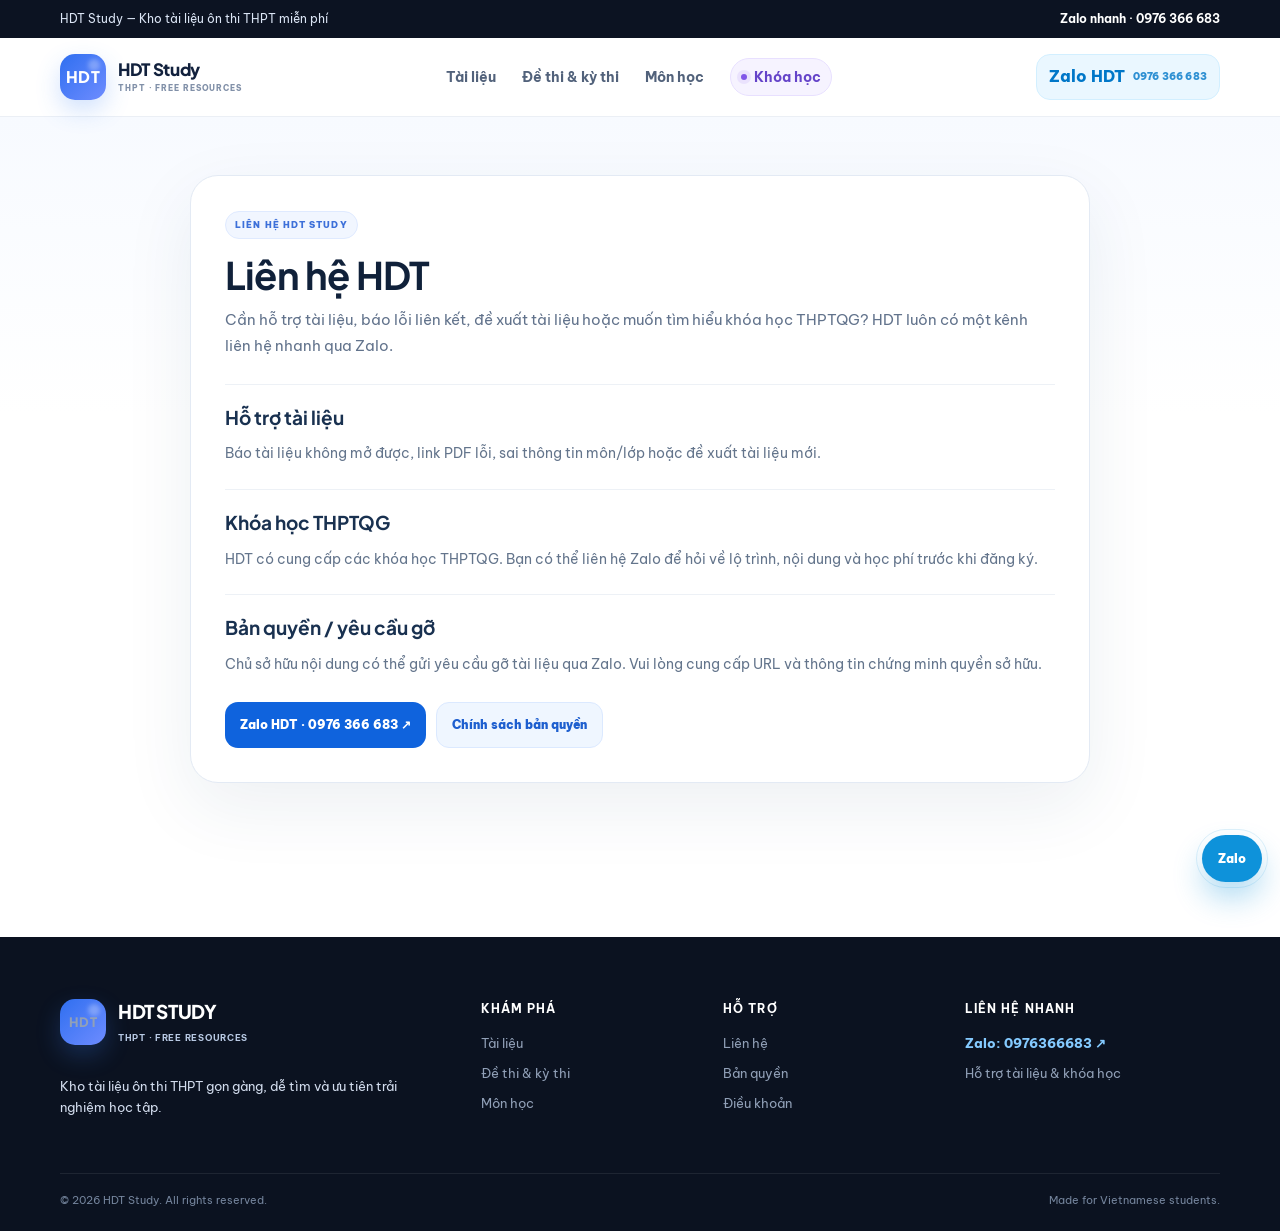
<file: lien-he.html>
<!doctype html><html lang="vi"><head><meta charset="utf-8"><meta name="viewport" content="width=device-width,initial-scale=1"><meta name="robots" content="index,follow"><link rel="canonical" href="https://hdt-study.pages.dev/lien-he.html"><link rel="icon" href="favicon.svg" type="image/svg+xml"><link rel="stylesheet" href="styles.css"><meta name="description" content="Liên hệ HDT Study để được hỗ trợ về tài liệu và các khóa học THPTQG."><title>Liên hệ HDT Study | Hỗ trợ tài liệu & khóa học</title><link rel="preconnect" href="https://fonts.googleapis.com"><link rel="preconnect" href="https://fonts.gstatic.com" crossorigin><link href="https://fonts.googleapis.com/css2?family=Be+Vietnam+Pro:wght@400;500;600;700;800&family=Plus+Jakarta+Sans:wght@500;600;700;800&display=swap" rel="stylesheet"></head><body><div class="topbar"><div class="container topbar-inner"><span class="topbar-brand">HDT Study — Kho tài liệu ôn thi THPT miễn phí</span><a class="topbar-zalo" href="https://zalo.me/0976366683" target="_blank" rel="noopener noreferrer">Zalo nhanh · 0976 366 683</a></div></div><header class="header"><div class="container nav-wrap"><a class="brand" href="index.html" aria-label="HDT Study"><span class="brand-mark">HDT</span><span class="brand-copy"><strong>HDT Study</strong><small>THPT · FREE RESOURCES</small></span></a><nav class="desktop-nav"><a href="index.html#tai-lieu">Tài liệu</a><a href="ky-thi.html">Đề thi & kỳ thi</a><a href="mon-hoc.html">Môn học</a><a class="nav-course-link" href="https://zalo.me/0976366683" target="_blank" rel="noopener noreferrer"><span class="nav-course-dot"></span>Khóa học</a></nav><div class="nav-actions"><a class="zalo-btn" href="https://zalo.me/0976366683" target="_blank" rel="noopener noreferrer">Zalo HDT <small>0976 366 683</small></a></div></div></header><main class="policy-page"><article class="policy-card"><span class="policy-kicker">LIÊN HỆ HDT STUDY</span><h1>Liên hệ HDT</h1><p class="policy-lead">Cần hỗ trợ tài liệu, báo lỗi liên kết, đề xuất tài liệu hoặc muốn tìm hiểu khóa học THPTQG? HDT luôn có một kênh liên hệ nhanh qua Zalo.</p><section class="policy-section"><h2>Hỗ trợ tài liệu</h2><p>Báo tài liệu không mở được, link PDF lỗi, sai thông tin môn/lớp hoặc đề xuất tài liệu mới.</p></section><section class="policy-section"><h2>Khóa học THPTQG</h2><p>HDT có cung cấp các khóa học THPTQG. Bạn có thể liên hệ Zalo để hỏi về lộ trình, nội dung và học phí trước khi đăng ký.</p></section><section class="policy-section"><h2>Bản quyền / yêu cầu gỡ</h2><p>Chủ sở hữu nội dung có thể gửi yêu cầu gỡ tài liệu qua Zalo. Vui lòng cung cấp URL và thông tin chứng minh quyền sở hữu.</p></section><div class="policy-actions"><a class="primary" href="https://zalo.me/0976366683" target="_blank" rel="noopener noreferrer">Zalo HDT · 0976 366 683 ↗</a><a class="secondary" href="ban-quyen.html">Chính sách bản quyền</a></div></article></main><footer class="footer"><div class="container footer-grid"><div><a class="brand footer-brand" href="index.html"><span class="brand-mark">HDT</span><span class="brand-copy"><strong>HDT Study</strong><small>THPT · FREE RESOURCES</small></span></a><p class="footer-copy">Kho tài liệu ôn thi THPT gọn gàng, dễ tìm và ưu tiên trải nghiệm học tập.</p></div><div><strong>Khám phá</strong><a href="index.html#tai-lieu">Tài liệu</a><a href="ky-thi.html">Đề thi & kỳ thi</a><a href="mon-hoc.html">Môn học</a></div><div><strong>Hỗ trợ</strong><a href="lien-he.html">Liên hệ</a><a href="ban-quyen.html">Bản quyền</a><a href="dieu-khoan.html">Điều khoản</a></div><div><strong>Liên hệ nhanh</strong><a class="footer-zalo" href="https://zalo.me/0976366683" target="_blank" rel="noopener noreferrer">Zalo: 0976366683 ↗</a><span>Hỗ trợ tài liệu & khóa học</span></div></div><div class="container footer-bottom"><span>© <span id="year"></span> HDT Study. All rights reserved.</span><span>Made for Vietnamese students.</span></div></footer><a class="floating-zalo" href="https://zalo.me/0976366683" target="_blank" rel="noopener noreferrer" aria-label="Mở Zalo HDT"><span>Zalo</span></a><script>document.getElementById('year').textContent=new Date().getFullYear();</script></body></html>
</file>
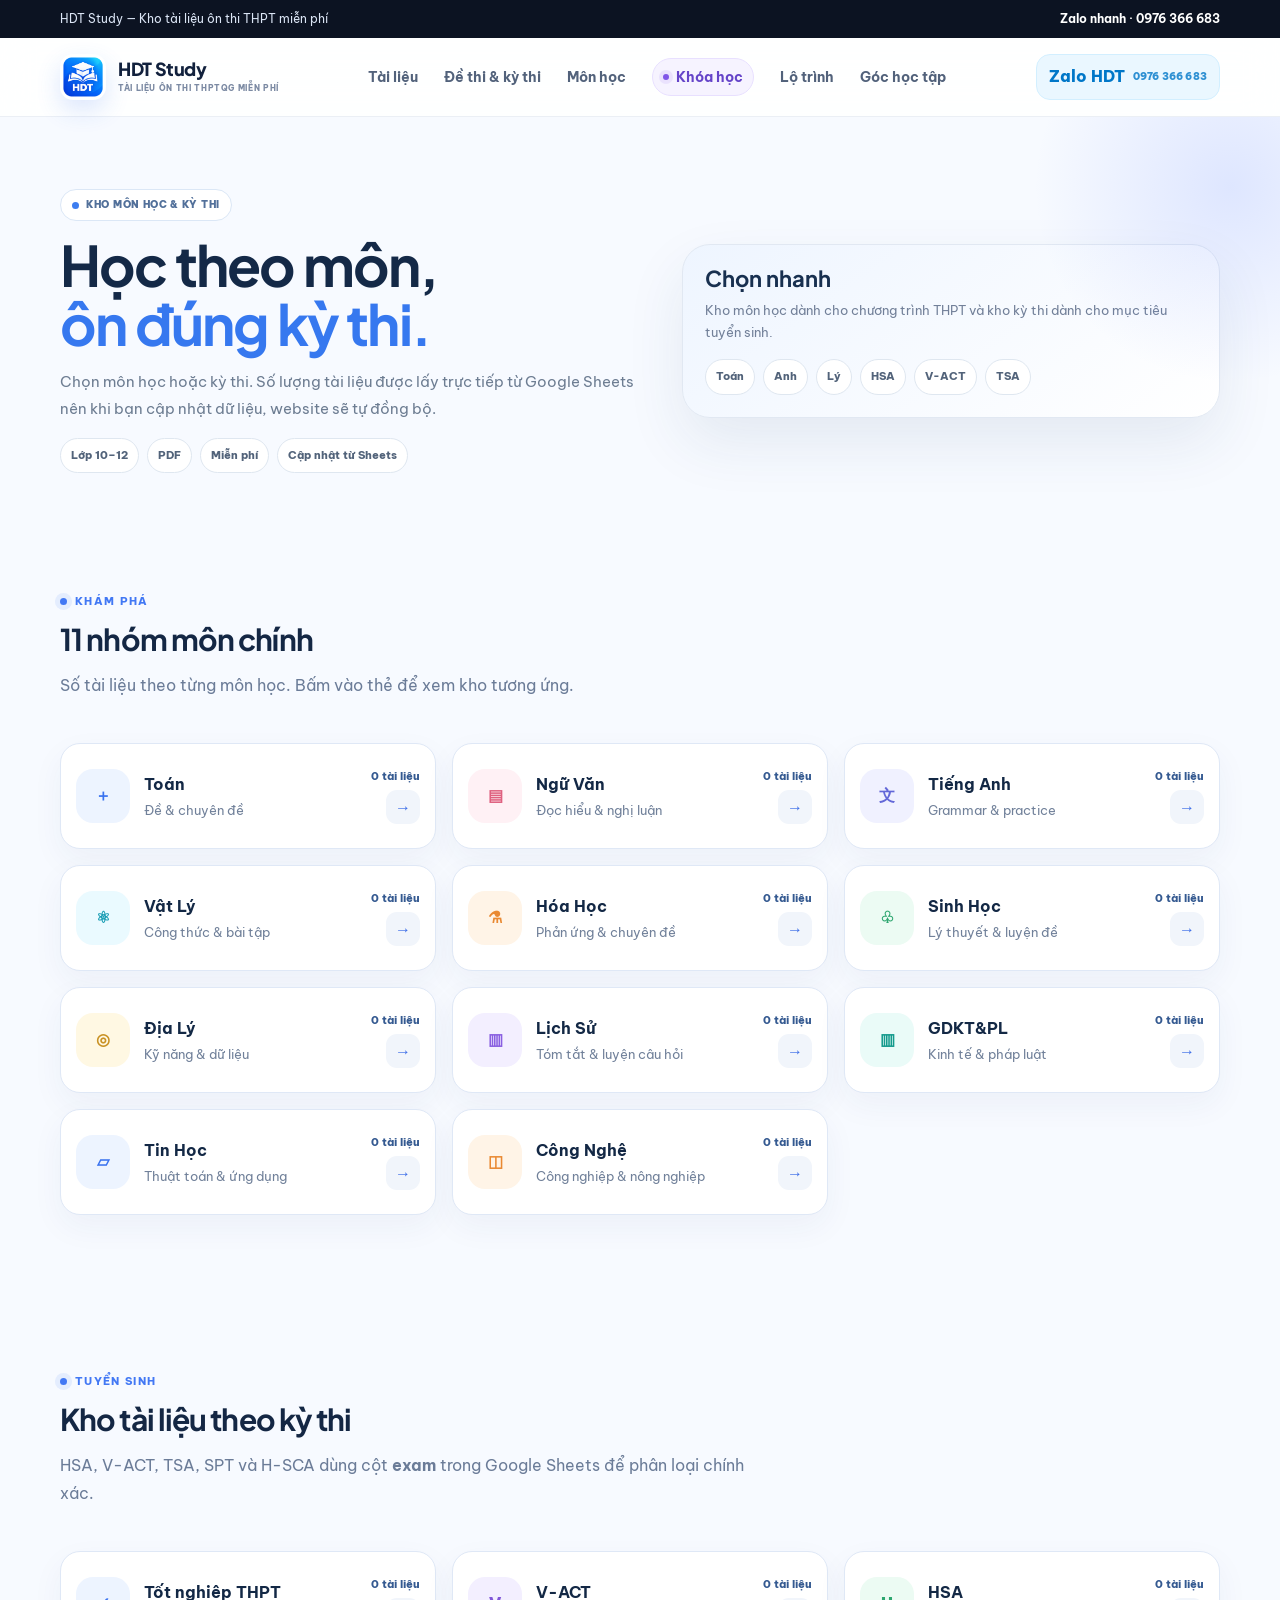
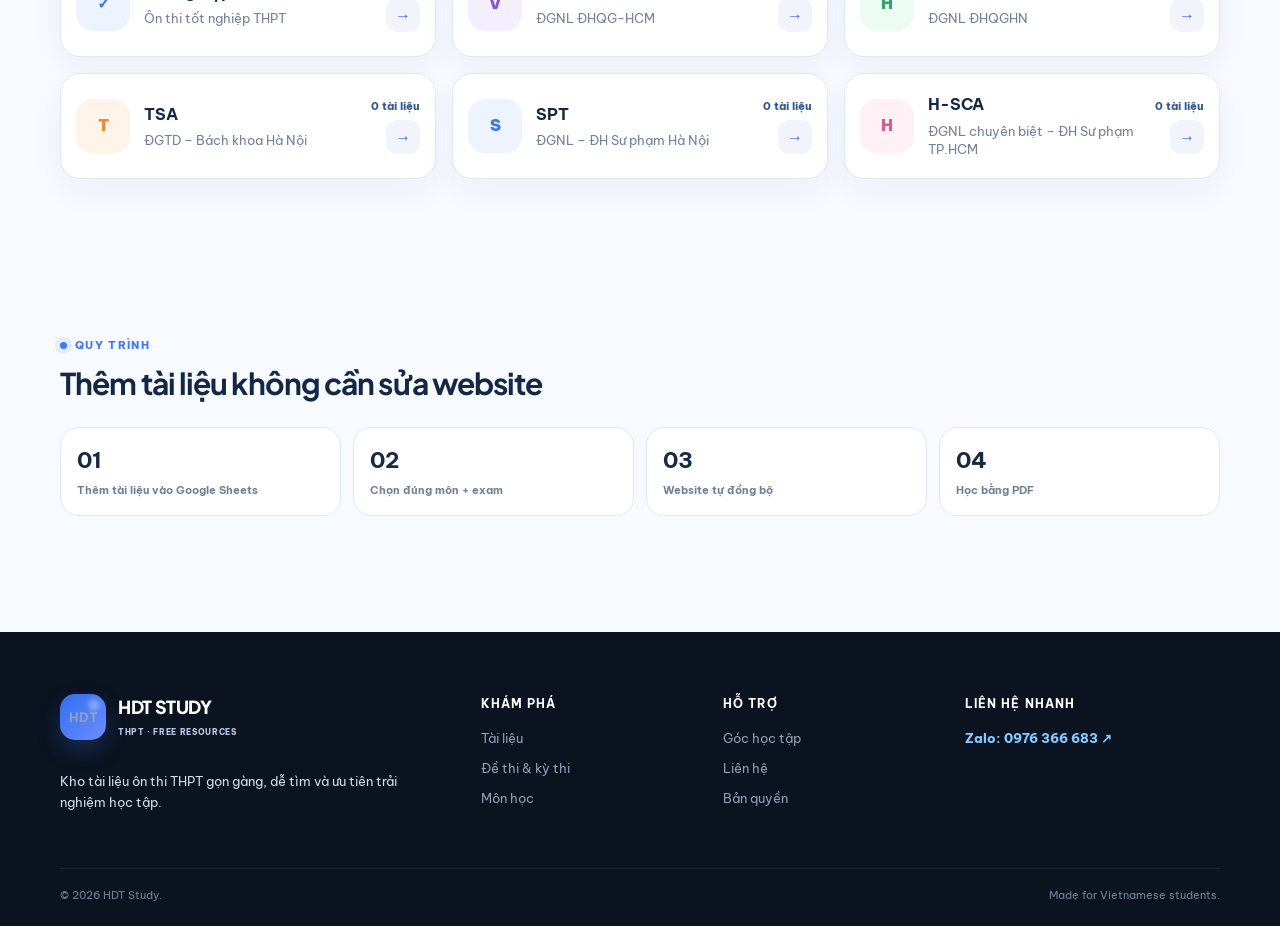
<file: mon-hoc.html>
<!doctype html>
<html lang="vi">
<head>
  <meta charset="utf-8">
  <meta name="viewport" content="width=device-width, initial-scale=1">
  <meta name="description" content="Kho môn học và kỳ thi của HDT Study, cập nhật số lượng tài liệu trực tiếp từ Google Sheets.">
  <meta name="robots" content="index,follow">
  <link rel="canonical" href="https://hdt-study.pages.dev/mon-hoc.html">
  <link rel="icon" href="favicon.svg" type="image/svg+xml">
  <title>Môn học & Kỳ thi | HDT Study</title>
  <link rel="preconnect" href="https://fonts.googleapis.com">
  <link rel="preconnect" href="https://fonts.gstatic.com" crossorigin>
  <link href="https://fonts.googleapis.com/css2?family=Be+Vietnam+Pro:wght@400;500;600;700;800&family=Plus+Jakarta+Sans:wght@500;600;700;800&display=swap" rel="stylesheet">
  <link rel="stylesheet" href="styles.css">
  <link rel="stylesheet" href="hdt-v23-ui.css">
</head>
<body class="hub-page v23-page">
  <div class="topbar">
    <div class="container topbar-inner">
      <span class="topbar-brand">HDT Study — Kho tài liệu ôn thi THPT miễn phí</span>
      <a class="topbar-zalo" href="https://zalo.me/0976366683" target="_blank" rel="noopener noreferrer">Zalo nhanh · 0976 366 683</a>
    </div>
  </div>

  <header class="header">
    <div class="container nav-wrap">
      <a class="brand" href="index.html" aria-label="HDT Study">
        <img class="brand-icon" src="hdt-logo-icon.png" alt="">
        <span class="brand-copy"><strong>HDT Study</strong><small>TÀI LIỆU ÔN THI THPTQG MIỄN PHÍ</small></span>
      </a>
      <nav class="desktop-nav">
        <a href="index.html#tai-lieu">Tài liệu</a>
        <a href="ky-thi.html">Đề thi & kỳ thi</a>
        <a href="mon-hoc.html" aria-current="page">Môn học</a>
        <a class="nav-course-link" href="https://zalo.me/0976366683" target="_blank" rel="noopener noreferrer"><span class="nav-course-dot"></span>Khóa học</a>
        <a href="index.html#lo-trinh">Lộ trình</a>
        <a href="index.html#goc-hoc">Góc học tập</a>
      </nav>
      <div class="nav-actions">
        <a class="zalo-btn" href="https://zalo.me/0976366683" target="_blank" rel="noopener noreferrer">Zalo HDT <small>0976 366 683</small></a>
      </div>
    </div>
  </header>

  <main>
    <section class="hub-hero v23-hero">
      <div class="container hub-hero-grid">
        <div>
          <span class="hub-kicker"><i></i> KHO MÔN HỌC & KỲ THI</span>
          <h1>Học theo môn,<br><span>ôn đúng kỳ thi.</span></h1>
          <p class="hub-lead">Chọn môn học hoặc kỳ thi. Số lượng tài liệu được lấy trực tiếp từ Google Sheets nên khi bạn cập nhật dữ liệu, website sẽ tự đồng bộ.</p>
          <div class="hub-pill-row">
            <span class="hub-pill">Lớp 10–12</span>
            <span class="hub-pill">PDF</span>
            <span class="hub-pill">Miễn phí</span>
            <span class="hub-pill">Cập nhật từ Sheets</span>
          </div>
        </div>
        <div class="hub-hero-card">
          <h3>Chọn nhanh</h3>
          <p>Kho môn học dành cho chương trình THPT và kho kỳ thi dành cho mục tiêu tuyển sinh.</p>
          <div class="hub-pill-row">
            <span class="hub-pill">Toán</span><span class="hub-pill">Anh</span><span class="hub-pill">Lý</span>
            <span class="hub-pill">HSA</span><span class="hub-pill">V-ACT</span><span class="hub-pill">TSA</span>
          </div>
        </div>
      </div>
    </section>

    <section class="v23-section">
      <div class="container">
        <div class="v23-section-head">
          <div>
            <div class="v23-kicker">KHÁM PHÁ</div>
            <h2>11 nhóm môn chính</h2>
            <p class="v23-lead">Số tài liệu theo từng môn học. Bấm vào thẻ để xem kho tương ứng.</p>
          </div>
        </div>
        <div id="subjectGrid" class="v23-subject-grid"></div>
      </div>
    </section>

    <section class="v23-section alt">
      <div class="container">
        <div class="v23-section-head">
          <div>
            <div class="v23-kicker">TUYỂN SINH</div>
            <h2>Kho tài liệu theo kỳ thi</h2>
            <p class="v23-lead">HSA, V-ACT, TSA, SPT và H-SCA dùng cột <strong>exam</strong> trong Google Sheets để phân loại chính xác.</p>
          </div>
        </div>
        <div id="examGrid" class="v23-subject-grid"></div>
      </div>
    </section>

    <section class="v23-section">
      <div class="container">
        <div class="v23-section-head">
          <div>
            <div class="v23-kicker">QUY TRÌNH</div>
            <h2>Thêm tài liệu không cần sửa website</h2>
          </div>
        </div>
        <div class="v23-stat-row">
          <div class="v23-stat"><strong>01</strong><span>Thêm tài liệu vào Google Sheets</span></div>
          <div class="v23-stat"><strong>02</strong><span>Chọn đúng môn + exam</span></div>
          <div class="v23-stat"><strong>03</strong><span>Website tự đồng bộ</span></div>
          <div class="v23-stat"><strong>04</strong><span>Học bằng PDF</span></div>
        </div>
      </div>
    </section>
  </main>

  <footer class="footer">
    <div class="container footer-grid">
      <div>
        <a class="brand footer-brand" href="index.html"><span class="brand-mark">HDT</span><span class="brand-copy"><strong>HDT Study</strong><small>THPT · FREE RESOURCES</small></span></a>
        <p class="footer-copy">Kho tài liệu ôn thi THPT gọn gàng, dễ tìm và ưu tiên trải nghiệm học tập.</p>
      </div>
      <div><strong>Khám phá</strong><a href="index.html#tai-lieu">Tài liệu</a><a href="ky-thi.html">Đề thi & kỳ thi</a><a href="mon-hoc.html">Môn học</a></div>
      <div><strong>Hỗ trợ</strong><a href="index.html#goc-hoc">Góc học tập</a><a href="lien-he.html">Liên hệ</a><a href="ban-quyen.html">Bản quyền</a></div>
      <div><strong>Liên hệ nhanh</strong><a class="footer-zalo" href="https://zalo.me/0976366683" target="_blank" rel="noopener noreferrer">Zalo: 0976 366 683 ↗</a></div>
    </div>
    <div class="container footer-bottom"><span>© <span id="year"></span> HDT Study.</span><span>Made for Vietnamese students.</span></div>
  </footer>

  <script src="config.js"></script>
  <script>
    const normalize = v => String(v || '')
      .toLowerCase()
      .normalize('NFD')
      .replace(/[\u0300-\u036f]/g, '')
      .replace(/đ/g, 'd')
      .replace(/[^a-z0-9]+/g, ' ')
      .replace(/\s+/g, ' ')
      .trim();

    const parseCsv = t => {
      const rows = []; let row = [], cell = '', q = false;
      for (let i = 0; i < t.length; i++) {
        const c = t[i], n = t[i + 1];
        if (c === '"') {
          if (q && n === '"') { cell += '"'; i++; } else q = !q;
        } else if (c === ',' && !q) {
          row.push(cell); cell = '';
        } else if ((c === '\n' || c === '\r') && !q) {
          if (c === '\r' && n === '\n') i++;
          row.push(cell); cell = '';
          if (row.some(x => x.trim())) rows.push(row);
          row = [];
        } else cell += c;
      }
      if (cell !== '' || row.length) { row.push(cell); if (row.some(x => x.trim())) rows.push(row); }
      if (!rows.length) return [];
      const headers = rows[0].map(x => normalize(x));
      return rows.slice(1).map(r => Object.fromEntries(headers.map((h, i) => [h, (r[i] || '').trim()])));
    };

    const subjects = [
      ['Toán','Đề & chuyên đề','#3972ef','#edf4ff'],
      ['Ngữ Văn','Đọc hiểu & nghị luận','#df607f','#fff1f5'],
      ['Tiếng Anh','Grammar & practice','#6267d8','#f0f1ff'],
      ['Vật Lý','Công thức & bài tập','#199db4','#eafaff'],
      ['Hóa Học','Phản ứng & chuyên đề','#e98932','#fff4e7'],
      ['Sinh Học','Lý thuyết & luyện đề','#2da66f','#ecfbf3'],
      ['Địa Lý','Kỹ năng & dữ liệu','#c99224','#fff8e3'],
      ['Lịch Sử','Tóm tắt & luyện câu hỏi','#895fe1','#f3efff'],
      ['GDKT&PL','Kinh tế & pháp luật','#159b8d','#eafbf8'],
      ['Tin Học','Thuật toán & ứng dụng','#3972ef','#edf4ff'],
      ['Công Nghệ','Công nghiệp & nông nghiệp','#e98932','#fff4e7']
    ];

    const exams = [
      ['tn-thpt','Tốt nghiệp THPT','Ôn thi tốt nghiệp THPT','#3972ef','#edf4ff'],
      ['v-act','V-ACT','ĐGNL ĐHQG-HCM','#8057d8','#f3efff'],
      ['hsa','HSA','ĐGNL ĐHQGHN','#2da66f','#ecfbf3'],
      ['tsa','TSA','ĐGTD – Bách khoa Hà Nội','#e98932','#fff4e7'],
      ['spt','SPT','ĐGNL – ĐH Sư phạm Hà Nội','#3d76ea','#edf4ff'],
      ['hsca','H-SCA','ĐGNL chuyên biệt – ĐH Sư phạm TP.HCM','#db5b8a','#fff1f6']
    ];

    const subjectGrid = document.getElementById('subjectGrid');
    const examGrid = document.getElementById('examGrid');

    const icons = {
      'Toán':'＋','Ngữ Văn':'▤','Tiếng Anh':'文','Vật Lý':'⚛','Hóa Học':'⚗',
      'Sinh Học':'♧','Địa Lý':'◎','Lịch Sử':'▥','GDKT&PL':'▥','Tin Học':'▱','Công Nghệ':'◫'
    };

    function truthy(v) {
      return ['true','1','yes','x','hot','featured','co','có'].includes(normalize(v));
    }

    function renderSubjects(rows) {
      const counts = Object.fromEntries(subjects.map(([name]) => [normalize(name), 0]));
      rows.filter(r => r.title).forEach(r => {
        const key = normalize(r.subject || '');
        if (key in counts) counts[key]++;
      });

      subjectGrid.innerHTML = subjects.map(([name, sub, accent, soft]) => {
        const count = counts[normalize(name)] || 0;
        return `
          <a class="v23-subject-card" href="danh-muc.html?subject=${encodeURIComponent(name)}">
            <span class="v23-subject-icon" style="--accent:${accent};--soft:${soft}">${icons[name] || '•'}</span>
            <span class="v23-subject-copy">
              <strong>${name}</strong>
              <small>${sub}</small>
            </span>
            <span class="v23-subject-side">
              <span class="v23-subject-count">${count} tài liệu</span>
              <span class="v23-subject-arrow">→</span>
            </span>
          </a>`;
      }).join('');
    }

    function normalizeExam(v) {
      const n = normalize(v);
      if (['tn-thpt','tn thpt','thptqg','tot nghiep','tot nghiep thpt'].includes(n)) return 'tn-thpt';
      if (['v-act','v act','dgnl dhqg hcm','dhqg hcm'].includes(n)) return 'v-act';
      if (['hsa','dgnl dhqg hn','dhqg hn'].includes(n)) return 'hsa';
      if (['tsa','dgtd','danh gia tu duy','bach khoa ha noi'].includes(n)) return 'tsa';
      if (['spt','dgnl spt','su pham ha noi','dai hoc su pham ha noi'].includes(n)) return 'spt';
      if (['hsca','h sca','h-sca','dgnl chuyen biet','su pham tphcm','su pham thanh pho ho chi minh'].includes(n)) return 'hsca';
      return '';
    }

    function getExamCodes(raw) {
      return String(raw || '')
        .split(/[,;|\/]+/)
        .map(normalizeExam)
        .filter(Boolean);
    }

    function renderExams(rows) {
      const counts = Object.fromEntries(exams.map(([code]) => [code, 0]));

      rows.filter(r => r.title).forEach(r => {
        getExamCodes(r.exam || r.examtype || r.kythi || '').forEach(code => {
          if (code in counts) counts[code]++;
        });
      });

      examGrid.innerHTML = exams.map(([code, name, sub, accent, soft]) => {
        const count = counts[code] || 0;
        return `
          <a class="v23-subject-card" href="danh-muc.html?exam=${encodeURIComponent(code)}">
            <span class="v23-subject-icon" style="--accent:${accent};--soft:${soft}">${code === 'hsca' ? 'H' : code === 'tn-thpt' ? '✓' : code === 'v-act' ? 'V' : code === 'hsa' ? 'H' : code === 'tsa' ? 'T' : 'S'}</span>
            <span class="v23-subject-copy">
              <strong>${name}</strong>
              <small>${sub}</small>
            </span>
            <span class="v23-subject-side">
              <span class="v23-subject-count">${count} tài liệu</span>
              <span class="v23-subject-arrow">→</span>
            </span>
          </a>`;
      }).join('');
    }

    async function init() {
      try {
        const res = await fetch(`${GOOGLE_SHEET_CSV_URL}${GOOGLE_SHEET_CSV_URL.includes('?') ? '&' : '?'}t=${Date.now()}`, { cache: 'no-store' });
        if (!res.ok) throw new Error('fetch');
        const rows = parseCsv(await res.text());
        renderSubjects(rows);
        renderExams(rows);
      } catch (e) {
        renderSubjects([]);
        renderExams([]);
      }
    }

    document.getElementById('year').textContent = new Date().getFullYear();
    init();
  </script>
</body>
</html>
</file>
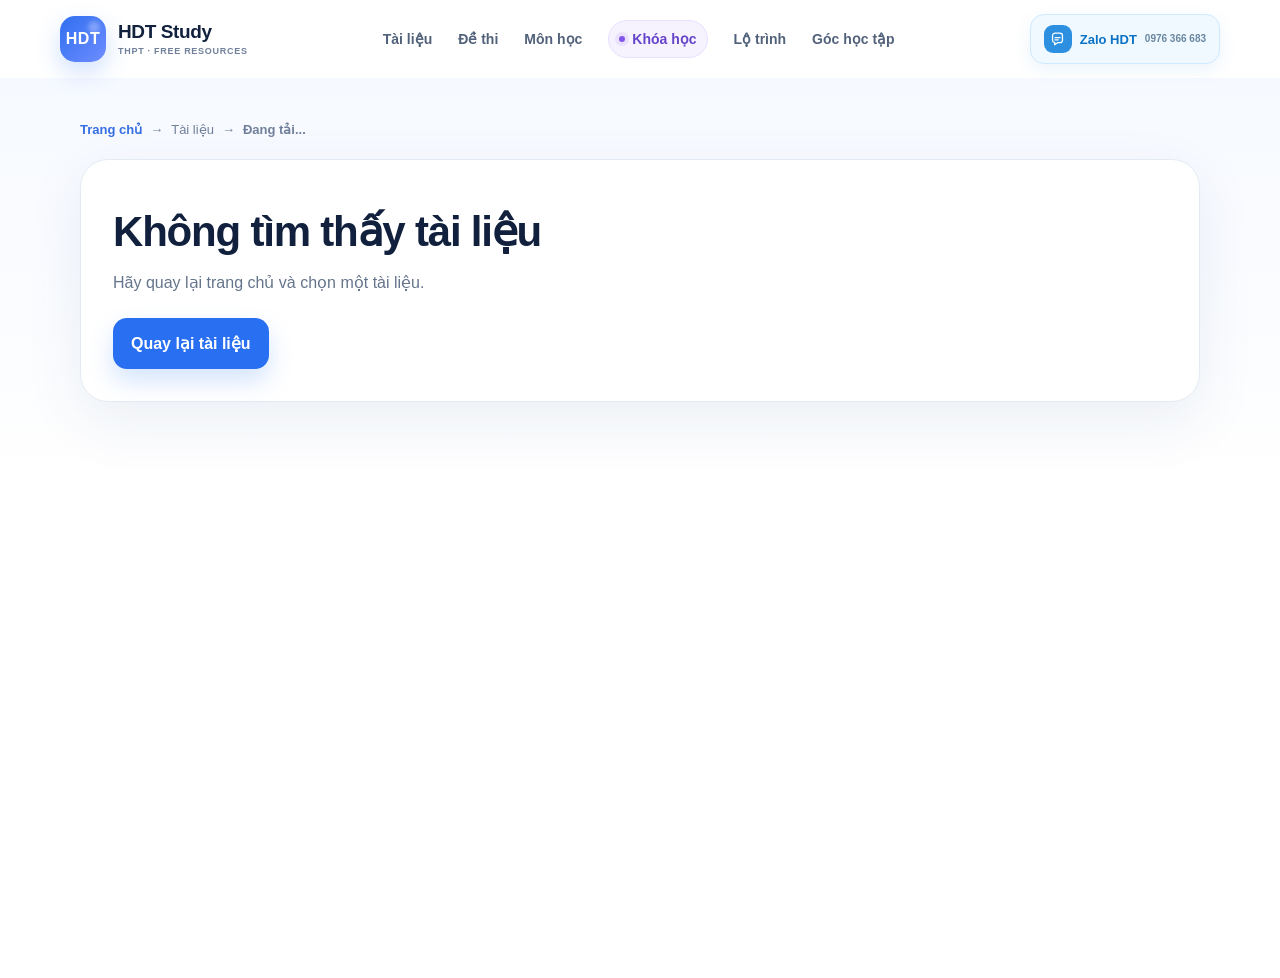
<file: tai-lieu.html>
<!DOCTYPE html>
<html lang="vi">
<head>
  <meta charset="UTF-8">
  <meta name="viewport" content="width=device-width, initial-scale=1.0">
  <title>HDT Study — Tài liệu</title>
  <meta name="description" content="Tài liệu ôn thi THPT miễn phí từ HDT Study.">
  <meta name="robots" content="index,follow,max-image-preview:large,max-snippet:-1,max-video-preview:-1">
  <meta name="author" content="HDT Study">
  <meta name="theme-color" content="#2563eb">
  <link id="canonicalLink" rel="canonical" href="https://hdt-study.pages.dev/tai-lieu">
  <meta property="og:type" content="article">
  <meta id="ogTitle" property="og:title" content="HDT Study — Tài liệu">
  <meta id="ogDescription" property="og:description" content="Tài liệu ôn thi THPT miễn phí từ HDT Study.">
  <meta id="ogUrl" property="og:url" content="https://hdt-study.pages.dev/tai-lieu">
  <meta property="og:site_name" content="HDT Study">
  <meta id="ogSection" property="article:section" content="Tài liệu học tập">
  <meta name="twitter:card" content="summary">
  <meta id="twitterTitle" name="twitter:title" content="HDT Study — Tài liệu">
  <meta id="twitterDescription" name="twitter:description" content="Tài liệu ôn thi THPT miễn phí từ HDT Study.">
  <link rel="icon" href="favicon.svg" type="image/svg+xml">
  <link rel="stylesheet" href="styles.css">
  <style>
    .detail-page{min-height:100vh;background:linear-gradient(180deg,#f6f9ff 0%,#fff 46%);padding-bottom:64px}
    .detail-wrap{width:min(1120px,calc(100% - 32px));margin:0 auto;padding:30px 0 0}
    .detail-breadcrumb{display:flex;gap:8px;align-items:center;flex-wrap:wrap;color:#71809a;font-size:13px;margin:12px 0 18px}
    .detail-breadcrumb a{color:#356fe3;text-decoration:none;font-weight:700}
    .detail-grid{display:grid;grid-template-columns:minmax(0,1.45fr) minmax(320px,.72fr);gap:22px;align-items:start}
    .detail-main,.detail-side{background:#fff;border:1px solid #e4ebf5;border-radius:28px;box-shadow:0 20px 60px rgba(28,67,119,.08)}
    .detail-main{padding:32px}
    .detail-kicker{display:inline-flex;align-items:center;gap:7px;border:1px solid #dce8ff;background:#f5f8ff;color:#376fd8;border-radius:999px;padding:7px 10px;font-size:11px;font-weight:900;letter-spacing:.3px;text-transform:uppercase}
    .detail-main h1{font-size:42px;line-height:1.12;letter-spacing:-1.2px;margin:16px 0 14px;color:#11213d}
    .detail-desc{font-size:16px;line-height:1.8;color:#64748b;margin:0 0 20px;max-width:820px}
    .detail-meta{display:flex;flex-wrap:wrap;gap:8px;margin:0 0 24px}.detail-meta span{padding:7px 10px;border-radius:999px;background:#f4f7fb;color:#53647e;font-size:12px;font-weight:800}
    .detail-actions{display:flex;flex-wrap:wrap;gap:10px;margin:0 0 26px}
    .detail-actions a,.detail-actions button{min-height:48px;border-radius:14px;padding:0 16px;border:1px solid #dbe5f2;background:#fff;color:#30435f;font:800 13px/1 inherit;text-decoration:none;display:inline-flex;align-items:center;justify-content:center;cursor:pointer}
    .detail-actions .primary-btn{border-color:transparent;background:#2563eb;color:#fff;box-shadow:0 10px 24px rgba(37,99,235,.22)}
    .detail-actions .secondary-btn{background:#eff6ff;color:#1d5fd1;border-color:#d6e6ff}
    .detail-actions .zalo-btn{background:#eef8ff;color:#0d67c9;border-color:#cfe9ff}
    .detail-info-grid{display:grid;grid-template-columns:repeat(3,1fr);gap:10px;margin:10px 0 26px}
    .detail-info{border:1px solid #e9eef5;background:#fbfdff;border-radius:16px;padding:14px}.detail-info small{display:block;color:#94a3b8;font-size:10px;margin-bottom:6px}.detail-info strong{color:#263752;font-size:13px}
    .detail-section{border-top:1px solid #edf1f6;padding-top:24px;margin-top:24px}.detail-section h2{font-size:20px;letter-spacing:-.3px;margin:0 0 10px}.detail-section p{color:#62748e;line-height:1.75;font-size:14px}
    .detail-side{padding:22px;position:sticky;top:18px}.detail-preview{min-height:330px;border-radius:22px;background:linear-gradient(135deg,#eaf2ff,#f5f0ff);display:flex;flex-direction:column;align-items:center;justify-content:center;gap:12px;position:relative;overflow:hidden}.detail-preview::before,.detail-preview::after{content:"";position:absolute;border-radius:999px;background:#4f8df5;opacity:.08}.detail-preview::before{width:220px;height:220px;right:-70px;bottom:-90px}.detail-preview::after{width:160px;height:160px;left:-70px;top:-70px}.detail-preview-icon{width:112px;height:112px;border-radius:28px;background:#fff;box-shadow:0 16px 35px rgba(36,74,126,.13);display:flex;align-items:center;justify-content:center;color:#2d72ed;position:relative;z-index:1}.detail-preview-icon svg{width:58px;height:58px;fill:none;stroke:currentColor;stroke-width:2.2;stroke-linecap:round;stroke-linejoin:round}.detail-preview small{position:relative;z-index:1;font-size:11px;font-weight:900;letter-spacing:.8px;color:#61718b;text-transform:uppercase}.detail-tip{margin-top:14px;border-radius:18px;background:#f8fbff;border:1px solid #e3edf9;padding:14px;color:#61718b;font-size:12px;line-height:1.65}.detail-tip strong{color:#26415e}
    .detail-share{display:flex;gap:8px;flex-wrap:wrap;margin-top:12px}.detail-share button{border:1px solid #dce6f2;background:#fff;border-radius:12px;padding:10px 12px;color:#3b4d66;font:800 12px/1 inherit;cursor:pointer} .zalo-header{display:inline-flex;align-items:center;gap:8px;padding:10px 13px;border:1px solid #cfe9ff;border-radius:14px;background:#eff9ff;color:#0b72c6!important;text-decoration:none!important;font:800 13px/1 "Plus Jakarta Sans",sans-serif;box-shadow:0 6px 18px rgba(31,118,197,.08);white-space:nowrap}.zalo-header:hover{background:#e6f6ff;border-color:#bfe2fb;transform:translateY(-1px)}.zalo-brand-icon{width:28px;height:28px;display:grid;place-items:center;border-radius:9px;background:#2c8fe0;color:#fff;flex:0 0 28px}.zalo-brand-icon svg{width:17px;height:17px;fill:none;stroke:currentColor;stroke-width:1.8;stroke-linecap:round;stroke-linejoin:round}.zalo-header small{font:800 10px/1 "Be Vietnam Pro",sans-serif;color:#5b7a95;opacity:.9}.detail-status{font-size:11px;font-weight:800;color:#5f718a;margin-top:10px}.detail-status.ok{color:#12935a}
    .detail-footer{margin-top:24px;padding:18px 20px;border-radius:22px;background:#0f1d33;color:#fff;display:flex;justify-content:space-between;gap:16px;align-items:center;flex-wrap:wrap}.detail-footer strong{font-size:14px}.detail-footer span{display:block;color:#a9bbd4;font-size:11px;margin-top:4px}.detail-footer a{display:inline-flex;align-items:center;min-height:44px;padding:0 14px;border-radius:12px;background:#2d75ee;color:#fff;text-decoration:none;font-size:12px;font-weight:900}
    @media (max-width:900px){.detail-grid{grid-template-columns:1fr}.detail-side{position:static}.detail-main h1{font-size:34px}}
    @media (max-width:640px){.detail-wrap{width:min(100% - 20px,1120px)}.detail-main{padding:22px;border-radius:22px}.detail-side{padding:14px;border-radius:22px}.detail-main h1{font-size:29px}.detail-desc{font-size:14px}.detail-info-grid{grid-template-columns:1fr 1fr}.detail-actions>*{flex:1 1 100%}.detail-preview{min-height:230px}.detail-footer{padding:16px}}

    .seo-block{border-top:1px solid #edf1f6;padding-top:28px;margin-top:28px}
    .seo-block h2{font-size:21px;letter-spacing:-.35px;margin:0 0 10px;color:#14233d}
    .seo-block h3{font-size:15px;margin:20px 0 8px;color:#1e3353}
    .seo-block p,.seo-block li{color:#62748e;line-height:1.8;font-size:14px}
    .seo-block ul{margin:10px 0 0;padding-left:20px}
    .keyword-row{display:flex;flex-wrap:wrap;gap:8px;margin-top:14px}
    .keyword-row span{border:1px solid #e0e9f4;background:#f8fbff;border-radius:999px;padding:7px 10px;color:#60738e;font-size:11px;font-weight:800}
    .related-grid{display:grid;grid-template-columns:repeat(2,minmax(0,1fr));gap:10px;margin-top:14px}
    .related-card{display:flex;align-items:center;justify-content:space-between;gap:12px;padding:14px;border:1px solid #e5ecf4;background:#fff;border-radius:16px;text-decoration:none;box-shadow:0 6px 18px rgba(31,64,106,.04)}
    .related-card:hover{border-color:#cfe0f8;transform:translateY(-1px)}
    .related-card small{display:block;color:#7a8aa1;font-size:10px;margin-bottom:5px;font-weight:800;text-transform:uppercase}
    .related-card strong{display:block;color:#223654;font-size:13px;line-height:1.45}
    .related-card em{font-style:normal;color:#3c75e8;font-weight:900;font-size:12px;white-space:nowrap}
    .indexing-note{margin-top:14px;padding:13px 14px;border-radius:14px;background:#f6fbff;border:1px solid #dceefe;color:#5e7693;font-size:12px;line-height:1.7}
    @media (max-width:700px){.related-grid{grid-template-columns:1fr}}
  </style>
</head>
<body>
  <header class="site-header">
    <div class="container nav-wrap">
      <a class="brand" href="index.html" aria-label="HDT Study">
        <span class="brand-mark">HDT</span><span class="brand-copy"><strong>HDT Study</strong><small>THPT · FREE RESOURCES</small></span>
      </a>
      <nav class="desktop-nav" aria-label="Điều hướng chính">
        <a href="index.html#tai-lieu">Tài liệu</a><a href="index.html#de-thi">Đề thi</a><a href="index.html#mon-hoc">Môn học</a><a class="nav-course-link" href="https://zalo.me/0976366683" target="_blank" rel="noopener noreferrer"><span class="nav-course-dot"></span>Khóa học</a><a href="index.html#lo-trinh">Lộ trình</a><a href="index.html#goc-hoc">Góc học tập</a>
      </nav>
      <a class="zalo-header" href="https://zalo.me/0976366683" target="_blank" rel="noopener noreferrer" aria-label="Mở Zalo HDT - 0976 366 683"><span class="zalo-brand-icon" aria-hidden="true"><svg viewBox="0 0 24 24"><path d="M5 6.5A3.5 3.5 0 0 1 8.5 3h7A3.5 3.5 0 0 1 19 6.5V13a3.5 3.5 0 0 1-3.5 3.5H12l-4 3v-3.1A3.5 3.5 0 0 1 5 13V6.5Z"/><path d="M8.5 9.5h7M8.5 12.5h4.5"/></svg></span><span>Zalo HDT</span><small>0976 366 683</small></a>
    </div>
  </header>
  <main class="detail-page">
    <div class="detail-wrap">
      <div class="detail-breadcrumb"><a href="index.html">Trang chủ</a><span>→</span><span>Tài liệu</span><span>→</span><strong id="crumbTitle">Đang tải...</strong></div>
      <div id="detailRoot"></div>
    </div>
  </main>
  <script src="config.js"></script>
  <script>
    const SUBJECT_TONES={
      'Toán':['#3678ef','#edf5ff'],'Ngữ Văn':['#df607f','#fff1f5'],'Tiếng Anh':['#6267d8','#f0f1ff'],'Vật Lý':['#199db4','#eafaff'],
      'Hóa Học':['#eb8a35','#fff5e9'],'Sinh Học':['#2eaa70','#ecfbf3'],'Địa Lý':['#c99224','#fff8e3'],'Lịch Sử':['#895fe1','#f3efff'],'GDKT&PL':['#159b8d','#eafbf8']
    };
    const ICONS={
      'Toán':'<svg viewBox="0 0 48 48" aria-hidden="true"><rect x="7" y="7" width="34" height="34" rx="10"/><path d="M15 16h18M15 23h18M15 30h18M22 13v22"/></svg>',
      'Ngữ Văn':'<svg viewBox="0 0 48 48" aria-hidden="true"><path d="M12 9h17a7 7 0 0 1 7 7v23H19a7 7 0 0 1-7-7V9Z"/><path d="M36 16v23H19"/><path d="M19 18h11M19 24h9M19 30h11"/></svg>',
      'Tiếng Anh':'<svg viewBox="0 0 48 48" aria-hidden="true"><rect x="6" y="9" width="36" height="27" rx="7"/><path d="M12 15h10M27 15h7M12 22h24M12 29h15M16 40h16"/></svg>',
      'Vật Lý':'<svg viewBox="0 0 48 48" aria-hidden="true"><circle cx="24" cy="24" r="4"/><ellipse cx="24" cy="24" rx="17" ry="7"/><ellipse cx="24" cy="24" rx="17" ry="7" transform="rotate(60 24 24)"/><ellipse cx="24" cy="24" rx="17" ry="7" transform="rotate(120 24 24)"/></svg>',
      'Hóa Học':'<svg viewBox="0 0 48 48" aria-hidden="true"><path d="M18 8h12M21 8v11L12 34a6 6 0 0 0 5 8h14a6 6 0 0 0 5-8l-9-15V8"/><path d="M15 31h18"/></svg>',
      'Sinh Học':'<svg viewBox="0 0 48 48" aria-hidden="true"><path d="M15 12c11 4 18 12 18 22 0 7-4 10-9 10s-9-5-9-12c0-8 1-14 0-20Z"/><path d="M33 16c-7 3-12 8-17 17M24 16l-1 22"/></svg>',
      'Địa Lý':'<svg viewBox="0 0 48 48" aria-hidden="true"><circle cx="24" cy="24" r="17"/><path d="M7 24h34M24 7c5 5 7 11 7 17s-2 12-7 17M24 7c-5 5-7 11-7 17s2 12 7 17M12 14c4 2 8 3 12 3s8-1 12-3"/></svg>',
      'Lịch Sử':'<svg viewBox="0 0 48 48" aria-hidden="true"><path d="M10 12h15a7 7 0 0 1 7 7v19H17a7 7 0 0 1-7-7V12Z"/><path d="M39 12H24a7 7 0 0 0-7 7v19h15a7 7 0 0 0 7-7V12Z"/><path d="M18 19h8M18 25h9M30 19h3M30 25h3"/></svg>',
      'GDKT&PL':'<svg viewBox="0 0 48 48" aria-hidden="true"><path d="M9 16h30L24 9 9 16Z"/><path d="M13 18v15M21 18v15M27 18v15M35 18v15"/><path d="M8 37h32M7 40h34"/></svg>'
    };
    const DEFAULT_ICON='<svg viewBox="0 0 48 48" aria-hidden="true"><path d="M12 6h18l8 8v28H12a4 4 0 0 1-4-4V10a4 4 0 0 1 4-4Z"/><path d="M30 6v9h8M15 24h18M15 30h18M15 36h11"/></svg>';

    function normalize(v=''){return String(v).toLowerCase().normalize('NFD').replace(/[\u0300-\u036f]/g,'').replace(/đ/g,'d').trim()}
    function parseCsv(text){const rows=[];let row=[],cell='',q=false;for(let i=0;i<text.length;i++){const c=text[i],n=text[i+1];if(c==='"'){if(q&&n==='"'){cell+='"';i++;}else q=!q}else if(c===','&&!q){row.push(cell);cell=''}else if((c==='\n'||c==='\r')&&!q){if(c==='\r'&&n==='\n')i++;row.push(cell);cell='';if(row.some(x=>x.trim()!==''))rows.push(row);row=[]}else cell+=c}if(cell!==''||row.length){row.push(cell);if(row.some(x=>x.trim()!==''))rows.push(row)}if(!rows.length)return[];const h=rows[0].map(x=>x.trim().toLowerCase());return rows.slice(1).map(r=>Object.fromEntries(h.map((k,i)=>[k,(r[i]||'').trim()]))) }
    function slug(v=''){return String(v).toLowerCase().normalize('NFD').replace(/[\u0300-\u036f]/g,'').replace(/đ/g,'d').replace(/[^a-z0-9]+/g,'-').replace(/^-+|-+$/g,'').slice(0,90)}
    function esc(v=''){return String(v).replace(/[&<>\"]/g,m=>({'&':'&amp;','<':'&lt;','>':'&gt;','\\':'&#92;','"':'&quot;'}[m]||m))}
    function truthy(v){return ['true','1','yes','y','co','có','x','hot'].includes(String(v).toLowerCase().trim())}
    function driveId(url=''){const m=String(url).match(/\/d\/([a-zA-Z0-9_-]+)/)||String(url).match(/[?&]id=([a-zA-Z0-9_-]+)/);return m?m[1]:''}
    function driveView(u){const id=driveId(u);return u||(id?`https://drive.google.com/file/d/${id}/view`:'')}
    function driveDownload(u){const id=driveId(u);return id?`https://drive.google.com/uc?export=download&id=${id}`:u}
    async function getRows(){const res=await fetch(GOOGLE_SHEET_CSV_URL,{cache:'no-store'});if(!res.ok)throw new Error('Không thể tải dữ liệu');return parseCsv(await res.text())}
    function mapRow(r,i){const subject=(r.subject||'Khác').trim();const title=(r.title||'').trim();const file=r.fileUrl||r.fileurl||r.url||'';return{id:r.id||`sheet-${i+1}`,title,grade:r.grade||'12',subject,type:r.type||r.category||'Tài liệu',desc:r.desc||r.description||'',file,fileSize:r.fileSize||r.filesize||'PDF',slug:r.slug||slug(title),hot:truthy(r.hot),featured:truthy(r.featured),publishedAt:r.publishedAt||r.publishedat||''}}
    function generateSeoDescription(r){const base=r.desc?String(r.desc).trim():`Tài liệu ${r.subject} dành cho học sinh lớp ${r.grade}, dạng ${r.type}.`;const tail=` Xem và tải PDF miễn phí trên HDT Study.`;return (base+tail).replace(/\s+/g,' ').trim().slice(0,160)}
    function absoluteCanonical(r){const u=new URL('/tai-lieu',location.origin);u.searchParams.set('slug',r.slug||slug(r.title));return u.href}
    function relatedItems(all,current){return all.filter(x=>x.title&&x.slug!==current.slug&& (normalize(x.subject)===normalize(current.subject)||String(x.grade)===String(current.grade))).sort((a,b)=>Number(b.featured)-Number(a.featured)||Number(b.hot)-Number(a.hot)||a.title.localeCompare(b.title,'vi')).slice(0,4)}
    function setMeta(r,canonical){
      const desc=generateSeoDescription(r);
      document.title=`${r.title} — HDT Study`;
      document.querySelector('meta[name="description"]').setAttribute('content',desc);
      document.getElementById('canonicalLink').setAttribute('href',canonical);
      document.getElementById('ogTitle').setAttribute('content',`${r.title} — HDT Study`);
      document.getElementById('ogDescription').setAttribute('content',desc);
      document.getElementById('ogUrl').setAttribute('content',canonical);
      document.getElementById('twitterTitle').setAttribute('content',`${r.title} — HDT Study`);
      document.getElementById('twitterDescription').setAttribute('content',desc);
      document.getElementById('crumbTitle').textContent=r.title;
      let schema=document.getElementById('documentSchema');
      if(!schema){schema=document.createElement('script');schema.id='documentSchema';schema.type='application/ld+json';document.head.appendChild(schema)}
      const graph=[
        {"@type":"Organization","name":"HDT Study","url":"https://hdt-study.pages.dev/","logo":"https://hdt-study.pages.dev/favicon.svg"},
        {"@type":"BreadcrumbList","itemListElement":[{"@type":"ListItem","position":1,"name":"Trang chủ","item":"https://hdt-study.pages.dev/"},{"@type":"ListItem","position":2,"name":"Tài liệu","item":"https://hdt-study.pages.dev/tai-lieu"},{"@type":"ListItem","position":3,"name":r.title,"item":canonical}]},
        {"@type":"LearningResource","name":r.title,"description":desc,"url":canonical,"isAccessibleForFree":true,"learningResourceType":r.type||'Tài liệu','educationalLevel':r.grade?`Lớp ${r.grade}`:'THPT',"inLanguage":"vi","publisher":{"@type":"Organization","name":"HDT Study","url":"https://hdt-study.pages.dev/"}}
      ];
      schema.textContent=JSON.stringify({"@context":"https://schema.org","@graph":graph});
    }
    function keywordList(r){return [r.subject,`Toán?`, `tài liệu ${r.subject}`,`tài liệu ${r.subject} lớp ${r.grade}`,`${r.type} ${r.subject}`,`PDF ${r.subject} ${r.grade}`].filter((x,i,a)=>x&&x!=='Toán?'&&a.indexOf(x)===i).slice(0,5)}
    async function init(){
      const params=new URLSearchParams(location.search);const wanted=params.get('slug')||params.get('id')||'';const root=document.getElementById('detailRoot');
      if(!wanted){root.innerHTML='<div class="detail-main"><h1>Không tìm thấy tài liệu</h1><p class="detail-desc">Hãy quay lại trang chủ và chọn một tài liệu.</p><a class="primary-btn" href="index.html#tai-lieu">Quay lại tài liệu</a></div>';return}
      try{
        const rows=await getRows();const all=rows.filter(r=>r.title).map(mapRow);
        const r=all.find(x=>x.slug===wanted||String(x.id)===wanted||normalize(x.title)===normalize(wanted));
        if(!r){root.innerHTML='<div class="detail-main"><h1>Không tìm thấy tài liệu</h1><p class="detail-desc">Tài liệu này chưa có trong Google Sheets hiện tại.</p><a class="primary-btn" href="index.html#tai-lieu">← Quay lại kho tài liệu</a></div>';return}
        const canonical=absoluteCanonical(r);setMeta(r,canonical);
        const [accent,soft]=SUBJECT_TONES[r.subject]||['#3678ef','#edf5ff'];const icon=ICONS[r.subject]||DEFAULT_ICON;const view=driveView(r.file);const dl=driveDownload(r.file);const has=Boolean(r.file);const related=relatedItems(all,r);
        const seoParagraph=`${r.title} là tài liệu ${r.type.toLowerCase()} môn ${r.subject}, dành cho học sinh lớp ${r.grade}. ${r.desc||`Tài liệu được HDT Study giới thiệu để hỗ trợ việc ôn tập và hệ thống kiến thức.`} ${has?'Bạn có thể xem hoặc tải bản PDF từ liên kết trên trang.':'Tài liệu hiện chưa có liên kết PDF công khai.'}`.replace(/\s+/g,' ').trim();
        const relatedHtml=related.length?related.map(x=>`<a class="related-card" href="/tai-lieu?slug=${encodeURIComponent(x.slug)}"><div><small>${esc(x.subject)} · Lớp ${esc(x.grade)}</small><strong>${esc(x.title)}</strong></div><em>→</em></a>`).join(''):'<div class="indexing-note">HDT sẽ bổ sung tài liệu liên quan khi kho tài liệu có thêm nội dung cùng môn hoặc cùng khối.</div>';
        const keywords=keywordList(r).map(k=>`<span>${esc(k)}</span>`).join('');
        root.innerHTML=`<div class="detail-grid"><article class="detail-main"><span class="detail-kicker"><span style="width:7px;height:7px;border-radius:50%;background:${accent};display:inline-block"></span> ${esc(r.subject)} · ${esc(r.type)}</span><h1>${esc(r.title)}</h1><p class="detail-desc">${esc(r.desc||`Tài liệu ${r.subject} lớp ${r.grade}, dạng ${r.type}, được HDT Study tổng hợp để hỗ trợ ôn tập.`)}</p><div class="detail-meta"><span>Lớp ${esc(r.grade)}</span><span>${esc(r.subject)}</span><span>${esc(r.type)}</span>${r.hot?'<span>HOT</span>':''}<span>MIỄN PHÍ</span></div><div class="detail-actions"><a class="primary-btn" href="${has?esc(view):'#'}" target="_blank" rel="noopener noreferrer" ${has?'':'aria-disabled="true"'}>${has?'Xem PDF':'Chưa có PDF'}</a><a class="secondary-btn" href="${has?esc(dl):'#'}" target="_blank" rel="noopener noreferrer" ${has?'':'aria-disabled="true"'}>Tải PDF</a><button class="zalo-btn" id="shareBtn" type="button">Chia sẻ tài liệu</button><a class="zalo-btn" href="https://zalo.me/0976366683" target="_blank" rel="noopener noreferrer">Liên hệ Zalo HDT</a></div><div class="detail-info-grid"><div class="detail-info"><small>Định dạng</small><strong>PDF</strong></div><div class="detail-info"><small>Dung lượng</small><strong>${esc(r.fileSize||'PDF')}</strong></div><div class="detail-info"><small>Trạng thái</small><strong>${has?'Sẵn sàng tải':'Đang cập nhật'}</strong></div></div><section class="seo-block"><h2>${esc(r.title)} là tài liệu gì?</h2><p>${esc(seoParagraph)}</p><h3>Thông tin nhanh</h3><ul><li><strong>Môn:</strong> ${esc(r.subject)}</li><li><strong>Khối:</strong> lớp ${esc(r.grade)}</li><li><strong>Dạng:</strong> ${esc(r.type)}</li><li><strong>Truy cập:</strong> miễn phí trên HDT Study</li></ul><div class="keyword-row">${keywords}</div></section><section class="seo-block"><h2>Tài liệu liên quan</h2><p>Khám phá thêm các tài liệu cùng môn hoặc cùng khối để học theo một mạch chủ đề thuận tiện hơn.</p><div class="related-grid">${relatedHtml}</div></section><section class="detail-section"><h2>Về tài liệu này</h2><p>${esc(r.desc||seoParagraph)}</p></section><section class="detail-section"><h2>Gợi ý sử dụng</h2><p>HDT Study khuyến khích bạn đọc phần kiến thức cần ôn, đánh dấu các nội dung chưa chắc và kết hợp luyện tập theo từng chuyên đề. Với tài liệu có liên kết PDF, bạn có thể xem trực tiếp hoặc tải về để học offline.</p></section><div class="detail-footer"><div><strong>HDT Study · Kho tài liệu ôn thi</strong><span>Tìm đúng tài liệu, học gọn hơn.</span></div><a href="index.html#tai-lieu">← Về kho tài liệu</a></div></article><aside class="detail-side"><div class="detail-preview" style="background:linear-gradient(135deg,${soft},#fff)"><div class="detail-preview-icon" style="color:${accent}">${icon}</div><small>${esc(r.subject)}</small></div><div class="detail-tip"><strong>Link tải tài liệu:</strong><br>${has?'Đang kết nối với file PDF của HDT. Bạn có thể xem hoặc tải ngay.':'Tài liệu chưa có link PDF công khai. Vui lòng quay lại sau.'}</div><div class="detail-status ${has?'ok':''}">${has?'● Tài liệu sẵn sàng':'● Đang cập nhật file'}</div></aside></div>`;
        document.getElementById('shareBtn').addEventListener('click',async()=>{const url=location.href;try{await navigator.clipboard.writeText(url);const b=document.getElementById('shareBtn');const old=b.textContent;b.textContent='Đã sao chép link';setTimeout(()=>b.textContent=old,1500)}catch{window.prompt('Sao chép link tài liệu:',url)}});
      }catch(e){console.error(e);root.innerHTML='<div class="detail-main"><h1>Không thể tải tài liệu</h1><p class="detail-desc">Google Sheets chưa phản hồi. Hãy kiểm tra kết nối hoặc quay lại trang chủ.</p><a class="primary-btn" href="index.html#tai-lieu">Quay lại HDT Study</a></div>'}
    }
    init();
  </script>
</body>
</html>
</file>
<file: styles.css>
:root{--bg:#ffffff;--surface:#f6f8fc;--ink:#10213a;--muted:#61708a;--line:#e6ebf3;--blue:#3b82f6;--blue2:#60a5fa;--navy:#0b1220;--yellow:#ffd84d;--green:#29c56f;--purple:#9b7bff;--orange:#ff9d5c;--shadow:0 20px 60px rgba(27,45,78,.10);--radius:24px}
*{box-sizing:border-box}html{scroll-behavior:smooth}body{margin:0;font-family:"Be Vietnam Pro",sans-serif;color:var(--ink);background:var(--bg);line-height:1.6}.container{width:min(1160px,calc(100% - 40px));margin:auto}.topbar{background:#0c1322;color:#dbe5f5;font-size:13px}.topbar-inner{min-height:38px;display:flex;align-items:center;justify-content:space-between;gap:20px}.topbar a{color:#fff;text-decoration:none;font-weight:700}.header{position:sticky;top:0;z-index:50;background:rgba(255,255,255,.88);backdrop-filter:blur(18px);border-bottom:1px solid rgba(230,235,243,.8)}.nav-wrap{height:78px;display:flex;align-items:center;justify-content:space-between;gap:24px}.brand{display:flex;align-items:center;gap:12px;text-decoration:none;color:var(--ink);min-width:180px}.brand-mark{width:46px;height:46px;display:grid;place-items:center;border-radius:15px;background:linear-gradient(135deg,#2f6ff0,#6e8cff);color:#fff;font-family:"Plus Jakarta Sans",sans-serif;font-weight:800;letter-spacing:.5px;box-shadow:0 10px 24px rgba(59,130,246,.24)}.brand-copy{display:flex;flex-direction:column;line-height:1.05}.brand-copy strong{font-family:"Plus Jakarta Sans",sans-serif;font-size:17px}.brand-copy small{margin-top:5px;color:#8190a8;font-size:9px;font-weight:800;letter-spacing:1.2px}.desktop-nav{display:flex;align-items:center;gap:26px}.desktop-nav a{color:#52627b;text-decoration:none;font-size:14px;font-weight:700}.desktop-nav a:hover{color:var(--blue)}.nav-actions{display:flex;align-items:center;gap:10px}.zalo-btn,.zalo-outline{display:inline-flex;align-items:center;gap:8px;border-radius:14px;text-decoration:none;font-weight:800}.zalo-btn{padding:11px 15px;background:#eaf7ff;color:#0077c8;border:1px solid #d2efff}.menu-btn{display:none;border:1px solid var(--line);background:#fff;width:44px;height:44px;border-radius:14px;font-size:22px}.mobile-nav{display:none;padding:0 20px 16px}.mobile-nav a{display:block;padding:12px 2px;text-decoration:none;color:#384761;font-weight:700}.hero{position:relative;overflow:hidden;padding:86px 0 58px;background:radial-gradient(circle at 85% 20%,rgba(122,157,255,.24),transparent 26%),radial-gradient(circle at 15% 5%,rgba(41,197,111,.12),transparent 20%),linear-gradient(180deg,#fbfdff 0%,#f6f8ff 100%)}.hero-grid{display:grid;grid-template-columns:1.08fr .92fr;align-items:center;gap:70px}.hero-copy{position:relative;z-index:2}.eyebrow,.section-kicker{font-size:12px;font-weight:800;letter-spacing:1.5px;color:#6380a9}.eyebrow{display:inline-flex;align-items:center;gap:8px;padding:8px 12px;background:#fff;border:1px solid #dde5f1;border-radius:999px;box-shadow:0 10px 24px rgba(38,61,96,.06)}.eyebrow-dot{width:7px;height:7px;border-radius:50%;background:#3b82f6;box-shadow:0 0 0 5px rgba(59,130,246,.10)}h1,h2,h3{font-family:"Plus Jakarta Sans",sans-serif;margin:0;line-height:1.08}h1{font-size:clamp(44px,5.4vw,76px);letter-spacing:-3px;max-width:760px;margin:20px 0}.hero-copy h1 span{background:linear-gradient(90deg,#2768ee,#7c5cff);-webkit-background-clip:text;background-clip:text;color:transparent}.hero-lead{max-width:640px;font-size:17px;color:#60708a;margin:0 0 24px}.course-note{display:flex;align-items:center;gap:12px;max-width:700px;margin:0 0 20px;padding:12px 14px;border:1px solid #dce7f7;border-radius:18px;background:rgba(255,255,255,.82);box-shadow:0 12px 30px rgba(43,72,118,.06)}.course-note-badge{width:38px;height:38px;display:grid;place-items:center;flex:0 0 38px;border-radius:12px;background:linear-gradient(135deg,#2563eb,#7c3aed);color:#fff;font:800 13px/1 "Plus Jakarta Sans",sans-serif;letter-spacing:.4px}.course-note div{flex:1;min-width:0}.course-note strong{display:block;font-size:13px;line-height:1.35}.course-note small{display:block;margin-top:3px;color:#71819a;font-size:11px}.course-note a{white-space:nowrap;text-decoration:none;color:#0b79cf;font-size:12px;font-weight:800;padding:8px 10px;border-radius:10px;background:#eaf7ff}.subject-card{position:relative;overflow:hidden}.subject-card:after{content:"";position:absolute;inset:auto -25px -35px auto;width:90px;height:90px;border-radius:50%;background:currentColor;opacity:.05;filter:blur(6px)}.subject-icon{width:48px!important;height:48px!important;border-radius:15px!important;display:grid!important;place-items:center;background:linear-gradient(145deg,#ffffff,rgba(255,255,255,.72))!important;border:1px solid rgba(255,255,255,.65);box-shadow:0 10px 22px rgba(40,60,100,.08);position:relative;z-index:1}.subject-icon svg{width:25px;height:25px}.subject-card div{position:relative;z-index:1}.subject-blue{color:#2563eb;background:linear-gradient(180deg,#ffffff,#f6f9ff)}.subject-blue .subject-icon{background:linear-gradient(145deg,#dce9ff,#edf4ff)!important}.subject-rose{color:#e15b7a;background:linear-gradient(180deg,#ffffff,#fff7f8)}.subject-rose .subject-icon{background:linear-gradient(145deg,#ffe4eb,#fff1f4)!important}.subject-indigo{color:#5b5bd6;background:linear-gradient(180deg,#ffffff,#f8f7ff)}.subject-indigo .subject-icon{background:linear-gradient(145deg,#e7e5ff,#f3f1ff)!important}.subject-cyan{color:#0ea5c9;background:linear-gradient(180deg,#ffffff,#f3fcff)}.subject-cyan .subject-icon{background:linear-gradient(145deg,#dbf6ff,#eefbff)!important}.subject-orange{color:#ea7a20;background:linear-gradient(180deg,#ffffff,#fff9f4)}.subject-orange .subject-icon{background:linear-gradient(145deg,#ffebd8,#fff5ea)!important}.subject-green{color:#22a060;background:linear-gradient(180deg,#ffffff,#f4fcf7)}.subject-green .subject-icon{background:linear-gradient(145deg,#dcf7e8,#effbf4)!important}.subject-amber{color:#c59617;background:linear-gradient(180deg,#ffffff,#fffdf3)}.subject-amber .subject-icon{background:linear-gradient(145deg,#fff2bb,#fff9df)!important}.subject-violet{color:#7b61d9;background:linear-gradient(180deg,#ffffff,#faf8ff)}.subject-violet .subject-icon{background:linear-gradient(145deg,#eee7ff,#f7f2ff)!important}.subject-card strong{color:var(--ink)}.subject-card small{color:#7b899f}.subject-card:hover{box-shadow:0 18px 36px rgba(26,45,79,.09);border-color:#d3dded}
.hero-search{display:flex;align-items:center;gap:12px;padding:8px 8px 8px 18px;background:#fff;border:1px solid #dde5f0;border-radius:18px;box-shadow:var(--shadow);max-width:700px}.hero-search>span{font-size:24px;color:#6d7d94}.hero-search input{flex:1;border:0;outline:0;font:inherit;font-size:15px;color:var(--ink);background:transparent}.hero-search button{border:0;background:#0f1f37;color:#fff;padding:13px 18px;border-radius:13px;font-weight:800;cursor:pointer}.hero-quick{display:flex;gap:12px;margin:16px 0 14px}.primary-btn,.secondary-btn,.ghost-btn{display:inline-flex;align-items:center;justify-content:center;gap:9px;text-decoration:none;border-radius:14px;padding:13px 18px;font-weight:800;cursor:pointer}.primary-btn{background:#286ff2;color:#fff;box-shadow:0 12px 25px rgba(59,130,246,.22)}.ghost-btn{background:#fff;color:#243550;border:1px solid var(--line)}.hero-trust{display:flex;gap:16px;flex-wrap:wrap;color:#6f8097;font-size:13px;font-weight:700}.hero-card-wrap{position:relative;min-height:430px;display:flex;align-items:center;justify-content:center}.hero-card{position:relative;width:min(420px,100%);padding:24px;border-radius:30px;background:linear-gradient(145deg,#0e1728,#1d3155);color:#fff;box-shadow:0 35px 70px rgba(27,43,74,.22);overflow:hidden}.hero-card:before{content:"";position:absolute;inset:-20% -20% auto auto;width:260px;height:260px;border-radius:50%;background:rgba(96,165,250,.25);filter:blur(25px)}.hero-card-top{position:relative;display:flex;justify-content:space-between;align-items:center}.mini-label{font-size:11px;letter-spacing:1.8px;font-weight:800;color:#a9bddf}.mini-pill{font-size:10px;padding:7px 9px;background:#e8f7ee;color:#1b9850;border-radius:999px;font-weight:900}.hero-orb{position:relative;width:188px;height:188px;border-radius:50%;margin:34px auto 22px;background:radial-gradient(circle at 32% 28%,#ffffff 0%,#a6c7ff 25%,#5c7dff 52%,#22375f 74%);display:grid;place-items:center;box-shadow:0 0 0 14px rgba(255,255,255,.03),0 24px 45px rgba(68,123,255,.23)}.orb-inner{width:92px;height:92px;border-radius:26px;background:rgba(10,19,36,.88);display:grid;place-items:center;font:800 34px/1 "Plus Jakarta Sans"}.hero-card-content{text-align:center}.small-muted{color:#90a5c6;font-size:12px}.hero-card-content h3{font-size:25px;margin:8px 0}.hero-card-content p{margin:0;color:#9ab0d1;font-size:13px}.hero-stat-row{display:grid;grid-template-columns:repeat(3,1fr);gap:8px;margin-top:26px}.hero-stat-row>div{padding:12px 8px;border:1px solid rgba(255,255,255,.09);border-radius:15px;background:rgba(255,255,255,.04);text-align:center}.hero-stat-row strong{display:block;font-size:17px}.hero-stat-row span{display:block;color:#9fb1cc;font-size:10px;margin-top:2px}.float-note{position:absolute;background:#fff;color:#1a2b44;border:1px solid var(--line);padding:11px 14px;border-radius:14px;box-shadow:var(--shadow);font-size:12px;font-weight:800}.note-1{left:10px;top:82px}.note-2{right:0;bottom:74px}.announcement{padding:18px 0 0}.announcement-card{display:flex;align-items:center;gap:16px;padding:17px 18px;background:linear-gradient(90deg,#eff8ff,#f8f6ff);border:1px solid #dfe9f6;border-radius:20px}.announcement-icon{width:44px;height:44px;display:grid;place-items:center;background:#fff;border:1px solid #e3eaf4;border-radius:14px}.announcement-copy{flex:1;display:flex;flex-direction:column}.announcement-copy span{font-size:10px;font-weight:900;letter-spacing:1.3px;color:#6f7f96}.announcement-copy strong{font-size:14px;margin-top:2px}.announcement-btn{white-space:nowrap;text-decoration:none;background:#0d5bd7;color:#fff;padding:11px 15px;border-radius:13px;font-size:13px;font-weight:800}.section{padding:92px 0}.section-sm{padding:30px 0}.tinted{background:#f7f9fd}.stats-grid{display:grid;grid-template-columns:repeat(4,1fr);gap:14px}.stat{padding:18px 20px;border:1px solid var(--line);background:#fff;border-radius:18px}.stat strong{display:block;font:800 26px/1 "Plus Jakarta Sans"}.stat span{color:#718199;font-size:13px}.section-head{display:flex;align-items:flex-end;justify-content:space-between;gap:20px;margin-bottom:28px}.section-head h2{font-size:36px;letter-spacing:-1.4px;margin:7px 0 8px}.section-head p,.section-lead{margin:0;color:#708097}.filter-row{display:flex;gap:8px;flex-wrap:wrap;justify-content:flex-end}.chip{border:1px solid var(--line);background:#fff;color:#64738b;padding:9px 12px;border-radius:999px;font:700 12px inherit;cursor:pointer}.chip.active{background:#0f1f37;color:#fff;border-color:#0f1f37}.resource-grid{display:grid;grid-template-columns:repeat(3,1fr);gap:18px}.resource-card{background:#fff;border:1px solid var(--line);border-radius:22px;overflow:hidden;transition:.25s;box-shadow:0 10px 28px rgba(26,45,79,.04)}.resource-card:hover{transform:translateY(-5px);box-shadow:0 20px 45px rgba(26,45,79,.11)}.resource-thumb{height:160px;display:grid;place-items:center;font-size:48px;background:linear-gradient(135deg,#e7f2ff,#f2edff);position:relative}.resource-badge{position:absolute;top:12px;right:12px;padding:7px 9px;border-radius:999px;background:#eaf9ef;color:#148849;font-size:10px;font-weight:900}.resource-body{padding:17px}.resource-meta{display:flex;gap:7px;flex-wrap:wrap;margin-bottom:9px}.resource-meta span{font-size:10px;color:#6f8097;padding:5px 8px;border-radius:999px;background:#f4f6fa}.resource-body h3{font-size:18px}.resource-body p{color:#6b7a90;font-size:12px;margin:8px 0 14px}.resource-footer{display:flex;align-items:center;justify-content:space-between;gap:8px}.resource-link{font-weight:800;font-size:12px;color:#1f63da;text-decoration:none}.resource-file{font-size:11px;color:#8a98ad}.center{text-align:center;margin-top:28px}.secondary-btn{background:#fff;border:1px solid var(--line);color:#20324e}.category-grid{display:grid;grid-template-columns:repeat(2,1fr);gap:15px}.category-card{display:flex;align-items:center;gap:14px;padding:18px;border:1px solid var(--line);border-radius:20px;background:#fff;text-decoration:none;color:var(--ink);transition:.2s}.category-card:hover{transform:translateY(-3px);box-shadow:var(--shadow)}.cat-icon{width:46px;height:46px;border-radius:15px;display:grid;place-items:center;font-size:20px;background:#f3f6fb}.category-card div{flex:1}.category-card strong,.category-card small{display:block}.category-card small{font-size:12px;color:#74829a;margin-top:2px}.category-card>span:last-child{font-size:20px;color:#8aa0bf}.accent-blue .cat-icon{background:#eaf3ff}.accent-yellow .cat-icon{background:#fff6d9}.accent-green .cat-icon{background:#eaf9ef}.accent-purple .cat-icon{background:#f1edff}.subject-grid{display:grid;grid-template-columns:repeat(4,1fr);gap:14px}.subject-card{display:flex;align-items:center;gap:12px;padding:16px;border:1px solid var(--line);border-radius:18px;text-decoration:none;color:var(--ink);background:#fff;transition:.2s}.subject-card:hover{border-color:#bcd2f8;transform:translateY(-3px)}.subject-card>span{width:40px;height:40px;border-radius:12px;display:grid;place-items:center;background:#eef4ff;color:#316fe8;font-weight:900}.subject-card strong,.subject-card small{display:block}.subject-card strong{font-size:14px}.subject-card small{font-size:11px;color:#7b899f}.two-col{display:grid;grid-template-columns:.85fr 1.15fr;gap:60px;align-items:start}.two-col h2{font-size:38px;max-width:500px;margin:7px 0 12px}.steps{display:grid;gap:10px}.step{display:flex;gap:16px;align-items:flex-start;padding:17px 18px;border:1px solid var(--line);border-radius:18px;background:#fff}.step>span{font:800 12px/1 "Plus Jakarta Sans";padding:9px 10px;border-radius:10px;background:#eef4ff;color:#3873e8}.step strong,.step small{display:block}.step small{font-size:12px;color:#74829a;margin-top:2px}.article-grid{display:grid;grid-template-columns:repeat(3,1fr);gap:18px}.article-card{overflow:hidden;border:1px solid var(--line);border-radius:22px;background:#fff}.article-thumb{height:170px;display:grid;place-items:center;font-size:48px}.thumb-blue{background:#eaf3ff}.thumb-yellow{background:#fff5d6}.thumb-purple{background:#f0ebff}.article-body{padding:17px}.article-body>span{font-size:10px;letter-spacing:1.2px;font-weight:900;color:#71839f}.article-body h3{font-size:18px;margin:8px 0}.article-body p{font-size:12px;color:#738199}.article-body a{display:inline-block;margin-top:5px;color:#2465dd;text-decoration:none;font-size:12px;font-weight:800}.final-cta{padding-top:20px}.final-cta-card{padding:34px;border-radius:28px;background:linear-gradient(135deg,#10203a,#1f3b72);color:#fff;display:flex;align-items:center;justify-content:space-between;gap:30px;box-shadow:0 30px 70px rgba(15,36,74,.18)}.final-cta-card .section-kicker{color:#8fb0e7}.final-cta-card h2{font-size:34px;margin:8px 0}.final-cta-card p{margin:0;color:#bed0eb}.cta-actions{display:flex;gap:10px;flex-wrap:wrap}.zalo-outline{padding:13px 17px;background:#fff;color:#0876c7}.footer{margin-top:40px;background:#0b1220;color:#d7e1ef;padding:62px 0 22px}.footer-grid{display:grid;grid-template-columns:1.5fr .8fr .8fr 1fr;gap:38px}.footer-brand{color:#fff;margin-bottom:18px}.footer-copy{max-width:410px;color:#91a0b7;font-size:13px}.footer-grid>div:not(:first-child){display:flex;flex-direction:column;gap:9px}.footer-grid strong{font-size:12px;text-transform:uppercase;letter-spacing:1.1px;color:#fff;margin-bottom:6px}.footer-grid a,.footer-grid span{color:#91a0b7;text-decoration:none;font-size:13px}.footer-zalo{color:#84caff!important;font-weight:800}.footer-bottom{display:flex;justify-content:space-between;gap:20px;border-top:1px solid rgba(255,255,255,.08);padding-top:18px;margin-top:42px;color:#74849c;font-size:11px}.floating-zalo{position:fixed;right:18px;bottom:18px;z-index:60;display:flex;align-items:center;gap:7px;padding:13px 14px;border-radius:999px;background:#0e92da;color:#fff;text-decoration:none;font-weight:900;box-shadow:0 16px 30px rgba(14,146,218,.32)}.floating-zalo span{font-size:12px}.search-highlight{outline:3px solid rgba(59,130,246,.22);outline-offset:3px}@media (max-width:980px){.desktop-nav{display:none}.menu-btn{display:block}.hero-grid{grid-template-columns:1fr;gap:40px}.hero-card-wrap{min-height:360px}.resource-grid{grid-template-columns:repeat(2,1fr)}.subject-grid{grid-template-columns:repeat(2,1fr)}.two-col{grid-template-columns:1fr}.article-grid{grid-template-columns:1fr 1fr}.footer-grid{grid-template-columns:1fr 1fr}.nav-actions .zalo-btn{display:none}}@media (max-width:680px){.container{width:min(100% - 24px,1160px)}.topbar-inner{padding:8px 0;flex-direction:column;align-items:flex-start;gap:2px}.nav-wrap{height:68px}.brand-copy strong{font-size:16px}.hero{padding:54px 0 40px}h1{font-size:43px;letter-spacing:-2px}.hero-lead{font-size:15px}.hero-search{padding-left:14px}.hero-search button{padding:12px 14px}.hero-quick{flex-direction:column;align-items:stretch}.hero-trust{font-size:11px}.hero-card-wrap{min-height:340px}.hero-card{width:100%}.note-1{left:-2px;top:64px}.note-2{right:-2px;bottom:38px}.announcement-card{align-items:flex-start;flex-wrap:wrap}.announcement-copy{min-width:0}.announcement-copy strong{font-size:13px}.announcement-btn{width:100%;text-align:center}.stats-grid{grid-template-columns:repeat(2,1fr)}.section{padding:70px 0}.section-head{align-items:flex-start;flex-direction:column}.section-head h2{font-size:30px}.filter-row{justify-content:flex-start}.resource-grid,.article-grid,.category-grid{grid-template-columns:1fr}.subject-grid{grid-template-columns:1fr 1fr}.two-col h2{font-size:31px}.final-cta-card{padding:26px;flex-direction:column;align-items:flex-start}.cta-actions{width:100%}.cta-actions>*{flex:1}.footer-grid{grid-template-columns:1fr}.footer-bottom{flex-direction:column;gap:6px}.floating-zalo{right:12px;bottom:12px}}@media (max-width:420px){.subject-grid{grid-template-columns:1fr}.hero-search button{font-size:12px}.hero-search input{min-width:0}.hero-card-content h3{font-size:21px}.hero-stat-row strong{font-size:15px}}
@media (max-width:680px){.course-note{align-items:flex-start;flex-wrap:wrap}.course-note div{min-width:calc(100% - 52px)}.course-note a{margin-left:50px}.course-note strong{font-size:12px}.course-note small{font-size:10px}.subject-icon{width:44px!important;height:44px!important}.subject-icon svg{width:23px;height:23px}}

/* Unified vector icon system — no emoji UI icons */
.ui-icon{width:18px;height:18px;display:block;flex:none;fill:none;stroke:currentColor;stroke-width:1.9;stroke-linecap:round;stroke-linejoin:round}
.topbar-brand{display:inline-flex;align-items:center;gap:8px}
.topbar-brand .ui-icon{width:15px;height:15px}
.zalo-btn .ui-icon,.zalo-outline .ui-icon,.floating-zalo .ui-icon{stroke-width:2}
.search-icon{display:grid;place-items:center;color:#6d7d94}
.search-icon .ui-icon{width:22px;height:22px}
.float-note{display:inline-flex;align-items:center;gap:8px}
.float-note .ui-icon{width:16px;height:16px}
.announcement-icon .ui-icon{width:21px;height:21px;color:#0d79cf}
.cat-icon .ui-icon{width:22px;height:22px}
.article-thumb{color:currentColor}
.article-icon{width:48px;height:48px}
.subject-icon{color:currentColor}
.subject-icon svg{stroke-width:2.8}

/* Premium subject + resource visuals */
.subject-grid{grid-template-columns:repeat(3,1fr);gap:16px}
.subject-card{position:relative;min-height:94px;padding:17px 16px;border-radius:20px;overflow:hidden}
.subject-card::after{content:"";position:absolute;width:110px;height:110px;border-radius:50%;right:-52px;top:-52px;background:var(--subject-soft);opacity:.55;pointer-events:none}
.subject-card>div{position:relative;z-index:1}
.subject-card .subject-icon-box{width:50px;height:50px;display:grid;place-items:center;border-radius:16px;flex:0 0 50px;color:var(--subject);background:var(--subject-soft);border:1px solid color-mix(in srgb,var(--subject) 12%,#fff);box-shadow:0 8px 18px color-mix(in srgb,var(--subject) 12%,transparent);}
.subject-icon-box svg{width:28px;height:28px;fill:none;stroke:currentColor;stroke-width:2.3;stroke-linecap:round;stroke-linejoin:round}
.subject-card strong{font-family:"Plus Jakarta Sans",sans-serif;font-size:14px;letter-spacing:-.2px}
.subject-card small{font-size:11px;color:#7a879b}
.subject-arrow{margin-left:auto;color:#9aabc1;font-size:17px;transition:.2s;position:relative;z-index:1}
.subject-card:hover .subject-arrow{color:var(--subject);transform:translateX(3px)}
.subject-blue{--subject:#3177ee;--subject-soft:#eaf3ff}.subject-rose{--subject:#e65f82;--subject-soft:#fff0f4}.subject-indigo{--subject:#6366d8;--subject-soft:#eff0ff}.subject-cyan{--subject:#159ab2;--subject-soft:#e9faff}.subject-orange{--subject:#ed8b34;--subject-soft:#fff4e7}.subject-green{--subject:#2ea66c;--subject-soft:#eafaf1}.subject-amber{--subject:#c99421;--subject-soft:#fff8df}.subject-violet{--subject:#885de0;--subject-soft:#f2edff}.subject-teal{--subject:#159a8c;--subject-soft:#e8fbf7}

.resource-thumb{height:166px;padding:16px;display:flex;align-items:center;justify-content:center;overflow:hidden;background:var(--resource-soft);position:relative}
.resource-thumb-pattern{position:absolute;inset:0;background:radial-gradient(circle at 15% 20%,rgba(255,255,255,.92),transparent 28%),radial-gradient(circle at 88% 75%,rgba(255,255,255,.58),transparent 30%);opacity:.9}
.resource-thumb::before{content:"";position:absolute;width:180px;height:180px;border-radius:50%;right:-70px;bottom:-100px;background:var(--resource-accent);opacity:.12}
.resource-thumb::after{content:"";position:absolute;width:130px;height:130px;border-radius:38px;left:-55px;top:-45px;background:var(--resource-accent);opacity:.08;transform:rotate(18deg)}
.resource-badge-row{position:absolute;top:12px;left:12px;right:12px;display:flex;align-items:center;justify-content:space-between;z-index:2}
.resource-type-badge{padding:6px 9px;border-radius:999px;background:rgba(255,255,255,.78);backdrop-filter:blur(8px);border:1px solid rgba(255,255,255,.85);font-size:9px;font-weight:900;letter-spacing:.6px;color:#61708a}
.resource-badge{display:inline-flex;align-items:center;gap:4px;padding:7px 9px;border-radius:999px;background:rgba(255,255,255,.86);backdrop-filter:blur(8px);border:1px solid rgba(255,255,255,.9);font-size:9px;font-weight:900;color:#3c6b56}
.badge-dot{width:6px;height:6px;border-radius:50%;display:inline-block}.badge-dot.hot{background:#ff8a3d;box-shadow:0 0 0 3px rgba(255,138,61,.12)}.badge-dot.free{background:#31b56a}
.resource-visual{position:relative;z-index:1;display:flex;flex-direction:column;align-items:center;gap:8px}
.resource-visual-icon{width:68px;height:68px;display:grid;place-items:center;border-radius:22px;background:rgba(255,255,255,.96);border:1px solid rgba(255,255,255,.98);box-shadow:0 18px 32px rgba(26,52,92,.12);color:var(--resource-accent)}
.resource-visual-icon svg{width:37px;height:37px;fill:none;stroke:currentColor;stroke-width:2.3;stroke-linecap:round;stroke-linejoin:round}
.resource-visual-label{font-size:10px;font-weight:900;letter-spacing:.7px;color:rgba(35,56,87,.72);text-transform:uppercase}
.resource-body{padding:18px 18px 17px}.resource-body h3{font-family:"Plus Jakarta Sans",sans-serif;font-size:17px;line-height:1.45;letter-spacing:-.3px;margin:2px 0 7px}.resource-body p{font-size:12px;line-height:1.65;margin:0 0 15px}.resource-footer{padding-top:4px}.resource-link{display:inline-flex;align-items:center;gap:4px}.resource-link span{transition:.2s}.resource-card:hover .resource-link span{transform:translateX(3px)}
.tone-blue{--resource-accent:#3678ef;--resource-soft:#edf5ff}.tone-rose{--resource-accent:#df607f;--resource-soft:#fff1f5}.tone-indigo{--resource-accent:#6267d8;--resource-soft:#f0f1ff}.tone-cyan{--resource-accent:#199db4;--resource-soft:#eafaff}.tone-orange{--resource-accent:#eb8a35;--resource-soft:#fff5e9}.tone-green{--resource-accent:#2eaa70;--resource-soft:#ecfbf3}.tone-amber{--resource-accent:#c99224;--resource-soft:#fff8e3}.tone-violet{--resource-accent:#895fe1;--resource-soft:#f3efff}.tone-teal{--resource-accent:#159b8d;--resource-soft:#eafbf8}

/* Better overall polish */
.section{scroll-margin-top:92px}.resource-card{box-shadow:0 12px 34px rgba(26,45,79,.045)}.resource-card:hover{transform:translateY(-6px);box-shadow:0 24px 56px rgba(26,45,79,.12)}
.stats-grid .stat{transition:.2s}.stats-grid .stat:hover{transform:translateY(-2px);box-shadow:0 12px 30px rgba(26,45,79,.07)}
.announcement-card{box-shadow:0 12px 34px rgba(59,130,246,.06)}
@media (max-width:980px){.subject-grid{grid-template-columns:repeat(2,1fr)}}
@media (max-width:680px){.subject-grid{grid-template-columns:1fr}.resource-thumb{height:158px}.resource-visual-icon{width:64px;height:64px}.resource-visual-icon svg{width:34px;height:34px}}

/* HDT v5 brand refinement */
.topbar{font-size:12px}
.topbar-zalo{display:inline-flex!important;align-items:center;gap:7px}
.topbar-zalo .ui-icon{width:14px;height:14px}
.zalo-btn{min-height:44px;padding:9px 12px}
.zalo-btn span{font-weight:800}
.zalo-btn small{font-size:10px;font-weight:900;opacity:.8;letter-spacing:.2px}
.brand-mark{position:relative;overflow:hidden}
.brand-mark::after{content:"";position:absolute;right:6px;top:5px;width:12px;height:12px;border-radius:50%;background:rgba(255,255,255,.28);filter:blur(2px)}
.hero{background:radial-gradient(circle at 76% 17%,rgba(81,128,255,.20),transparent 24%),radial-gradient(circle at 14% 10%,rgba(49,198,137,.10),transparent 18%),linear-gradient(180deg,#fcfeff 0%,#f4f7ff 100%)}
.hero-copy h1{max-width:790px}
.hero-copy h1 span{background:linear-gradient(90deg,#2563eb 8%,#6d5df5 56%,#b05fff 100%);-webkit-background-clip:text;background-clip:text}
.hero-trust span{display:inline-flex;align-items:center;gap:6px}
.hero-trust i{width:6px;height:6px;border-radius:50%;background:#37b86b;box-shadow:0 0 0 4px rgba(55,184,107,.10)}
.course-note{border-color:#d8e5f7;box-shadow:0 16px 38px rgba(36,71,120,.07)}
.course-note-badge{box-shadow:0 8px 20px rgba(70,78,219,.25)}
.resource-card,.category-card,.subject-card,.article-card,.stat{transition:transform .22s ease,box-shadow .22s ease,border-color .22s ease}
.card-arrow,.subject-arrow,.arrow-icon{display:inline-flex;align-items:center;justify-content:center}
.card-arrow .ui-icon,.subject-arrow .ui-icon,.arrow-icon .ui-icon{width:15px;height:15px}
.category-card:hover .card-arrow{transform:translateX(4px)}
.subject-arrow{font-size:0}
.subject-arrow .ui-icon{width:16px;height:16px}
.subject-card:hover .subject-arrow{transform:translateX(3px)}
.resource-link .arrow-icon{transition:transform .18s ease}
.resource-card:hover .resource-link .arrow-icon{transform:translateX(3px)}
.primary-btn .arrow-icon{transition:transform .18s ease}
.primary-btn:hover .arrow-icon{transform:translateX(3px)}
.article-body>a{display:inline-flex;align-items:center;gap:5px}
.article-body>a .arrow-icon{transition:transform .18s ease}
.article-body>a:hover .arrow-icon{transform:translateX(3px)}
.subject-card .subject-icon-box{width:54px;height:54px;flex-basis:54px;border-radius:17px;box-shadow:0 10px 24px color-mix(in srgb,var(--subject) 11%,transparent)}
.subject-icon-box svg{width:30px;height:30px;stroke-width:2.15}
.resource-visual-icon{width:72px;height:72px;border-radius:21px;box-shadow:0 16px 34px rgba(26,52,92,.13)}
.resource-visual-icon svg{width:39px;height:39px;stroke-width:2.1}
.resource-badge{letter-spacing:.2px}
.final-cta-card{box-shadow:0 28px 66px rgba(18,38,73,.18)}
.floating-zalo{padding:14px 16px}
.floating-zalo::after{content:"";position:absolute;inset:-6px;border-radius:inherit;border:1px solid rgba(14,146,218,.14);animation:hdtPulse 2.5s ease-out infinite;pointer-events:none}
@keyframes hdtPulse{0%{transform:scale(.92);opacity:0}35%{opacity:1}100%{transform:scale(1.15);opacity:0}}
@media (max-width:680px){
  .topbar-inner{padding:7px 0}
  .topbar-zalo{font-size:11px}
  .nav-wrap{height:70px}
  .zalo-btn{display:none}
  .hero{padding-top:48px}
  .hero-copy h1{font-size:42px}
  .subject-card .subject-icon-box{width:48px;height:48px;flex-basis:48px}
  .subject-icon-box svg{width:27px;height:27px}
}

.resource-actions{display:flex;align-items:center;gap:10px;flex-wrap:wrap}.resource-download{display:inline-flex;align-items:center;justify-content:center;padding:7px 10px;border-radius:10px;background:#eff6ff;color:#1f63da;font-weight:800;font-size:11px;text-decoration:none;border:1px solid #dbeafe}.resource-download:hover{background:#e0edff}.muted-link{color:#8a98ad!important;cursor:default}.resource-card:hover .resource-download{transform:translateY(-1px)}
.subject-filter,.type-filter{cursor:pointer}
.subject-filter:focus-visible,.type-filter:focus-visible,.chip:focus-visible{outline:3px solid rgba(59,130,246,.25);outline-offset:3px}
.CSS

# copy instruction file updated
cat > README.md <<'MD'
# HDT Study
Website tĩnh cho tài liệu ôn thi THPT.

## Quản lý tài liệu
Website đã kết nối Google Sheets Published CSV. Bạn chỉ cần upload PDF lên Google Drive và thêm một dòng vào sheet `Documents`.

Các cột chính: `id`, `title`, `grade`, `subject`, `type`, `desc`, `fileUrl`, `fileSize`, `hot`, `featured`, `slug`, `publishedAt`.

## Chạy local
Mở `index.html` bằng Live Server trong VS Code.

## Cập nhật tài liệu
1. Upload PDF lên Google Drive.
2. Chia sẻ file: Bất kỳ ai có đường liên kết → Người xem.
3. Thêm một dòng vào Google Sheets.
4. Lưu sheet.
5. Reload website.
MD

# zip v10
cd /mnt/data/v10work && zip -qr /mnt/data/hdt-study-v10-data-driven.zip hdt-study
ls -lh /mnt/data/hdt-study-v10-data-driven.zip
.subject-filter,.type-filter{cursor:pointer}
.subject-filter:focus-visible,.type-filter:focus-visible,.chip:focus-visible{outline:3px solid rgba(59,130,246,.25);outline-offset:3px}

.sheet-status{display:inline-flex;align-items:center;gap:8px;margin-top:12px;padding:7px 11px;border:1px solid #e2e8f0;border-radius:999px;background:#fff;font-size:12px;font-weight:700;color:#64748b;box-shadow:0 6px 18px rgba(15,23,42,.05)}
.status-dot{width:8px;height:8px;border-radius:50%;background:#fbbf24;box-shadow:0 0 0 4px rgba(251,191,36,.14)}
.status-dot.is-live{background:#22c55e;box-shadow:0 0 0 4px rgba(34,197,94,.14)}
.status-dot.is-fallback{background:#fb7185;box-shadow:0 0 0 4px rgba(251,113,133,.14)}
@media (min-width:760px){.sheet-status{margin-left:4px}}

/* HDT v14 document detail modal */
body.modal-open{overflow:hidden}
.doc-modal{position:fixed;inset:0;z-index:1000;display:none;align-items:center;justify-content:center;padding:20px}
.doc-modal.is-open{display:flex}
.doc-modal-backdrop{position:absolute;inset:0;background:rgba(9,18,35,.56);backdrop-filter:blur(8px)}
.doc-modal-panel{position:relative;z-index:2;width:min(920px,100%);max-height:min(92vh,820px);overflow:auto;background:#fff;border:1px solid rgba(255,255,255,.5);border-radius:28px;box-shadow:0 36px 110px rgba(5,18,39,.28);display:grid;grid-template-columns:280px 1fr}
.doc-modal-close{position:absolute;right:16px;top:14px;width:40px;height:40px;border:1px solid #e2e8f0;border-radius:50%;background:rgba(255,255,255,.92);font-size:28px;line-height:1;color:#334155;cursor:pointer;z-index:3}
.doc-modal-visual{min-height:100%;padding:28px;display:flex;align-items:center;justify-content:center;flex-direction:column;gap:12px;background:var(--resource-soft,#eef5ff);color:var(--resource-accent,#3b82f6);position:relative;overflow:hidden}
.doc-modal-visual::before,.doc-modal-visual::after{content:"";position:absolute;border-radius:999px;background:currentColor;opacity:.08}.doc-modal-visual::before{width:220px;height:220px;right:-80px;bottom:-90px}.doc-modal-visual::after{width:150px;height:150px;left:-70px;top:-70px}
.doc-modal-visual .resource-visual-icon{width:110px;height:110px;border-radius:30px;position:relative;z-index:1}.doc-modal-visual .resource-visual-icon svg{width:58px;height:58px}.doc-modal-visual>span:last-child{font-size:12px;font-weight:900;letter-spacing:.8px;text-transform:uppercase;color:#52637b;position:relative;z-index:1}
.doc-modal-visual.tone-blue{--resource-accent:#3678ef;--resource-soft:#edf5ff}.doc-modal-visual.tone-rose{--resource-accent:#df607f;--resource-soft:#fff1f5}.doc-modal-visual.tone-indigo{--resource-accent:#6267d8;--resource-soft:#f0f1ff}.doc-modal-visual.tone-cyan{--resource-accent:#199db4;--resource-soft:#eafaff}.doc-modal-visual.tone-orange{--resource-accent:#eb8a35;--resource-soft:#fff5e9}.doc-modal-visual.tone-green{--resource-accent:#2eaa70;--resource-soft:#ecfbf3}.doc-modal-visual.tone-amber{--resource-accent:#c99224;--resource-soft:#fff8e3}.doc-modal-visual.tone-violet{--resource-accent:#895fe1;--resource-soft:#f3efff}.doc-modal-visual.tone-teal{--resource-accent:#159b8d;--resource-soft:#eafbf8}
.doc-modal-content{padding:34px 36px 32px}.doc-modal-meta{display:flex;gap:8px;flex-wrap:wrap;margin:14px 0 12px}.doc-modal-meta span{padding:6px 9px;border-radius:999px;background:#f1f5f9;color:#64748b;font-size:11px;font-weight:800}.doc-modal-content h2{font-size:30px;line-height:1.2;letter-spacing:-.5px;margin:0 0 12px}.doc-modal-content>p{font-size:14px;line-height:1.75;color:#64748b;margin:0 0 20px}.doc-modal-details{display:grid;grid-template-columns:repeat(3,1fr);gap:10px;margin-bottom:22px}.doc-modal-details>div{padding:12px 13px;border:1px solid #e6edf5;border-radius:14px;background:#fbfdff}.doc-modal-details span{display:block;font-size:10px;color:#94a3b8;margin-bottom:4px}.doc-modal-details strong{font-size:12px;color:#23314a}.doc-modal-actions{display:flex;gap:10px;flex-wrap:wrap;align-items:center}.doc-modal-actions .primary-btn,.doc-modal-actions .secondary-btn,.doc-copy-btn{min-height:46px}.doc-modal-note{margin-top:16px;font-size:11px;line-height:1.6;color:#94a3b8}
.resource-card{cursor:pointer}.resource-card:focus-visible{outline:3px solid rgba(59,130,246,.22);outline-offset:4px}.resource-detail-btn{border:0;background:none;padding:0;font:inherit;cursor:pointer;color:#2c6be6;font-weight:800}.resource-detail-btn:hover{text-decoration:underline}
@media (max-width:760px){.doc-modal{padding:10px}.doc-modal-panel{grid-template-columns:1fr;border-radius:22px;max-height:94vh}.doc-modal-visual{min-height:180px;padding:22px}.doc-modal-visual .resource-visual-icon{width:82px;height:82px;border-radius:24px}.doc-modal-visual .resource-visual-icon svg{width:44px;height:44px}.doc-modal-content{padding:24px 20px}.doc-modal-content h2{font-size:24px}.doc-modal-details{grid-template-columns:1fr 1fr}.doc-modal-actions>*{flex:1 1 100%;justify-content:center;text-align:center}.doc-modal-close{right:12px;top:10px}}

.sheet-status-wrap{display:inline-flex;align-items:center;gap:8px;vertical-align:middle;margin-left:12px}
.sync-btn{border:1px solid #dbe4f1;background:#fff;color:#41516a;border-radius:999px;padding:6px 10px;font:600 12px/1 inherit;cursor:pointer;transition:.2s ease;box-shadow:0 2px 8px rgba(24,43,73,.05)}
.sync-btn:hover{border-color:#a9c2e8;background:#f8fbff;transform:translateY(-1px)}
.sync-btn:disabled{opacity:.65;cursor:wait;transform:none}
@media (max-width:700px){.sheet-status-wrap{display:flex;margin:10px 0 0}.sync-btn{padding:7px 11px}}
/* HDT v16: dedicated detail page navigation */
.resource-card{cursor:pointer}
.resource-card:focus-visible{outline:3px solid rgba(37,99,235,.22);outline-offset:4px}

/* HDT v21 full subjects + exam hubs */
.exam-overview-grid{display:grid;grid-template-columns:repeat(2,minmax(0,1fr));gap:14px;margin-top:24px}.exam-overview-card{display:grid;grid-template-columns:68px 1fr 22px;gap:14px;align-items:center;padding:18px;border:1px solid #e2e8f0;border-radius:20px;background:#fff;box-shadow:0 8px 24px rgba(21,43,77,.05);transition:.2s}.exam-overview-card:hover{transform:translateY(-2px);box-shadow:0 14px 34px rgba(21,43,77,.09)}.exam-overview-card .exam-logo{display:grid;place-items:center;width:68px;height:68px;border-radius:18px;font-weight:900;font-size:13px;letter-spacing:.4px;background:#edf5ff;color:#3678ef}.exam-overview-card small{display:block;font-size:9px;font-weight:900;letter-spacing:.7px;color:#8b98aa;margin-bottom:6px}.exam-overview-card strong{display:block;font-size:15px;color:#162b4a;margin-bottom:5px}.exam-overview-card p{margin:0;color:#718096;font-size:12px;line-height:1.55}.exam-violet .exam-logo{background:#f2efff;color:#8057d8}.exam-green .exam-logo{background:#ecfbf3;color:#2da66f}.exam-orange .exam-logo{background:#fff4e7;color:#e98932}.full-subject-grid{grid-template-columns:repeat(3,minmax(0,1fr))}.seo-hub{background:linear-gradient(180deg,#fff,#f8fbff)}.seo-hub-grid{display:grid;grid-template-columns:1.1fr .9fr;gap:26px;align-items:stretch}.seo-hub-grid h2{max-width:650px}.seo-hub-grid p{max-width:650px;color:#6d7c91;line-height:1.75}.seo-hub-links{display:grid;gap:10px}.seo-hub-links a{display:flex;flex-direction:column;gap:5px;padding:16px 18px;border:1px solid #e1e8f2;background:#fff;border-radius:16px;box-shadow:0 8px 20px rgba(27,55,90,.04)}.seo-hub-links strong{color:#193153}.seo-hub-links span{font-size:12px;color:#789}.hub-page{background:#f7faff;min-height:100vh}.hub-hero{padding:72px 0 38px}.hub-hero-grid{display:grid;grid-template-columns:1.05fr .95fr;gap:28px;align-items:center}.hub-kicker{display:inline-flex;align-items:center;gap:7px;padding:7px 11px;border:1px solid #dbe7f6;background:#fff;border-radius:999px;font-size:10px;font-weight:900;letter-spacing:.7px;color:#52709a}.hub-kicker i{width:7px;height:7px;border-radius:50%;background:#3d7df0}.hub-hero h1{font-size:clamp(34px,5vw,56px);line-height:1.05;letter-spacing:-1.8px;margin:14px 0;color:#142947}.hub-hero h1 span{color:#3678ef}.hub-lead{font-size:15px;line-height:1.8;color:#6d7d92;max-width:670px}.hub-hero-card{padding:22px;border-radius:28px;border:1px solid #e1e8f2;background:linear-gradient(145deg,#eef5ff,#fff);box-shadow:0 25px 60px rgba(33,66,112,.09)}.hub-hero-card h3{font-size:22px;color:#183050;margin:0 0 8px}.hub-hero-card p{color:#728099;line-height:1.7;font-size:13px;margin:0}.hub-pill-row{display:flex;flex-wrap:wrap;gap:8px;margin-top:16px}.hub-pill{display:inline-flex;padding:8px 10px;border-radius:999px;background:#fff;border:1px solid #dfe7f0;color:#52637a;font-size:11px;font-weight:800}.hub-section{padding:28px 0 70px}.hub-section-head{display:flex;justify-content:space-between;align-items:end;gap:20px;margin-bottom:20px}.hub-section-head h2{margin:0 0 6px;font-size:30px;color:#173052}.hub-section-head p{margin:0;color:#77859a;font-size:13px}.hub-card-grid{display:grid;grid-template-columns:repeat(3,minmax(0,1fr));gap:14px}.hub-card{padding:18px;border:1px solid #e0e8f2;background:#fff;border-radius:20px;display:flex;gap:14px;align-items:flex-start;box-shadow:0 9px 26px rgba(30,57,92,.05);transition:.2s}.hub-card:hover{transform:translateY(-2px);box-shadow:0 15px 38px rgba(30,57,92,.09)}.hub-icon{width:54px;height:54px;display:grid;place-items:center;border-radius:16px;flex:0 0 auto;background:#edf5ff;color:#3678ef}.hub-icon svg{width:30px;height:30px;fill:none;stroke:currentColor;stroke-width:2;stroke-linecap:round;stroke-linejoin:round}.hub-card strong{display:block;color:#203552;font-size:15px;margin-bottom:6px}.hub-card small{display:block;color:#7b899d;font-size:11px;line-height:1.55}.hub-card .tag{display:inline-flex;margin-top:9px;padding:5px 8px;border-radius:999px;background:#f5f8fc;color:#66758b;font-size:9px;font-weight:800}.hub-note{padding:16px 18px;border-radius:16px;border:1px solid #dce7f4;background:#fff;font-size:12px;color:#6c7c91;line-height:1.7}.hub-note strong{color:#22395a}.list-page{background:#f7faff;min-height:100vh}.list-head{padding:64px 0 28px}.list-head h1{font-size:clamp(34px,5vw,52px);margin:12px 0;color:#152d4d;letter-spacing:-1.4px}.list-head p{max-width:760px;color:#728198;line-height:1.8}.list-wrap{padding:10px 0 72px}.list-tools{display:flex;justify-content:space-between;gap:14px;align-items:center;flex-wrap:wrap;margin-bottom:18px}.list-count{font-size:12px;font-weight:800;color:#64748b}.list-filter-row{display:flex;gap:8px;flex-wrap:wrap}.list-filter{border:1px solid #dde6f0;background:#fff;color:#5b6b83;padding:8px 11px;border-radius:999px;font-size:11px;font-weight:800;cursor:pointer}.list-filter.active{background:#0f2748;color:#fff;border-color:#0f2748}.list-grid{display:grid;grid-template-columns:repeat(3,minmax(0,1fr));gap:14px}.list-card{background:#fff;border:1px solid #e1e8f2;border-radius:20px;overflow:hidden;box-shadow:0 9px 26px rgba(30,57,92,.05)}.list-card-top{padding:20px;background:#edf5ff}.list-card-top small{font-size:9px;text-transform:uppercase;letter-spacing:.7px;font-weight:900;color:#6f8097}.list-card-top h3{font-size:16px;line-height:1.4;color:#203552;margin:7px 0 0}.list-card-body{padding:17px}.list-meta{display:flex;flex-wrap:wrap;gap:6px;margin-bottom:10px}.list-meta span{font-size:9px;padding:5px 7px;border-radius:999px;background:#f3f6fa;color:#68768b;font-weight:800}.list-card-body p{font-size:12px;color:#718096;line-height:1.65;min-height:60px}.list-card-body a{display:inline-flex;align-items:center;gap:6px;font-size:11px;font-weight:900;color:#2d6be6}.exam-detail-grid{display:grid;grid-template-columns:repeat(2,minmax(0,1fr));gap:16px}.exam-detail{padding:22px;border:1px solid #e0e8f2;background:#fff;border-radius:22px;box-shadow:0 9px 26px rgba(30,57,92,.05)}.exam-detail .exam-logo{width:64px;height:64px;border-radius:18px;display:grid;place-items:center;background:#edf5ff;color:#3678ef;font-weight:900}.exam-detail h2{margin:14px 0 8px;color:#183050}.exam-detail p{color:#6d7c91;line-height:1.7;font-size:13px}.exam-detail ul{padding-left:18px;color:#66778e;font-size:12px;line-height:1.8}.exam-link-row{display:flex;gap:8px;flex-wrap:wrap;margin-top:14px}.exam-link-row a{font-size:11px;font-weight:900}.exam-official{border:1px solid #dbe7f5;background:#f8fbff;border-radius:14px;padding:12px;color:#69809b;font-size:11px;line-height:1.6}.breadcrumb{padding:22px 0 0}.breadcrumb a,.breadcrumb span{font-size:11px;color:#6f8096}.breadcrumb strong{color:#1e3657}.mobile-only{display:none}
@media(max-width:900px){.full-subject-grid{grid-template-columns:repeat(2,minmax(0,1fr))}.seo-hub-grid{grid-template-columns:1fr}.hub-hero-grid{grid-template-columns:1fr}.hub-card-grid,.list-grid{grid-template-columns:repeat(2,minmax(0,1fr))}.exam-detail-grid{grid-template-columns:1fr}.mobile-only{display:inline-flex}}
@media(max-width:560px){.full-subject-grid,.hub-card-grid,.list-grid{grid-template-columns:1fr}.exam-overview-grid{grid-template-columns:1fr}.exam-overview-card{grid-template-columns:56px 1fr 18px}.exam-overview-card .exam-logo{width:56px;height:56px;border-radius:16px}.hub-hero{padding:54px 0 24px}.hub-hero h1{letter-spacing:-1px}.list-head{padding:52px 0 20px}}


/* HDT v22 final polish: search + course visibility + production utilities */
.nav-course-link{display:inline-flex!important;align-items:center;gap:7px;padding:7px 10px;border-radius:999px;background:#f6f3ff;color:#6544c9!important;border:1px solid #e8e0ff;white-space:nowrap}
.nav-course-link:hover{background:#eee9ff;border-color:#ddd0ff}.nav-course-dot{width:6px;height:6px;border-radius:50%;background:#8055e8;box-shadow:0 0 0 4px rgba(128,85,232,.10)}
.course-note-featured{padding:14px 15px;border-color:#d4e2fb;background:linear-gradient(95deg,#fff,#f7f8ff);box-shadow:0 18px 40px rgba(36,71,120,.09)}
.course-note-featured .course-note-badge{width:44px;height:44px;flex-basis:44px;border-radius:13px;font-size:14px}
.course-note-kicker{display:inline-block;margin-bottom:2px;color:#6a59c8;font-size:9px;font-weight:900;letter-spacing:1.25px}.course-note-featured strong{font-size:14px}.course-note-featured small{font-size:11px}.course-note-cta{display:inline-flex!important;align-items:center;gap:7px;padding:9px 12px!important;border-radius:11px!important;background:#0f63dd!important;color:#fff!important;box-shadow:0 8px 18px rgba(37,99,235,.18)}
.course-note-cta span:last-child{font-size:14px;transition:transform .18s ease}.course-note-cta:hover span:last-child{transform:translate(2px,-2px)}
.course-promo{padding:10px 0 0}.course-promo-card{display:flex;align-items:center;justify-content:space-between;gap:22px;padding:18px 20px;border:1px solid #dfe7f5;border-radius:20px;background:linear-gradient(92deg,#eef5ff 0%,#f7f3ff 58%,#fff 100%);box-shadow:0 14px 34px rgba(38,66,110,.06)}
.course-promo-main{min-width:0}.course-promo-label{display:inline-flex;align-items:center;padding:5px 8px;border-radius:999px;background:#fff;border:1px solid #dce7f6;color:#6a59c8;font-size:9px;font-weight:900;letter-spacing:1.2px}.course-promo h2{margin:7px 0 3px;font-family:"Plus Jakarta Sans",sans-serif;font-size:20px;line-height:1.25;letter-spacing:-.4px;color:#152641}.course-promo p{margin:0;color:#65758d;font-size:12px}.course-promo p strong{color:#2168d9}.course-promo-button{flex:0 0 auto;display:inline-flex;align-items:center;gap:9px;min-height:44px;padding:0 15px;border-radius:13px;background:#0e66de;color:#fff;text-decoration:none;font-size:12px;font-weight:900;box-shadow:0 10px 22px rgba(37,99,235,.2)}.course-promo-button span:last-child{font-size:16px}.course-promo-button:hover{transform:translateY(-1px);background:#0a59c5}
.hero-search{position:relative}.search-clear{border:0!important;background:transparent!important;color:#8da0b8!important;padding:4px 6px!important;font-size:22px!important;line-height:1!important;box-shadow:none!important}.search-clear:hover{color:#24415f!important}.search-suggestions{display:flex;align-items:center;flex-wrap:wrap;gap:7px;margin:8px 0 0;max-width:700px}.search-suggestions-label{font-size:10px;color:#8492a7;font-weight:800;margin-right:1px}.search-suggestions button{border:1px solid #dbe5f2;background:#fff;color:#53657d;padding:6px 9px;border-radius:999px;font:700 10px/1 "Be Vietnam Pro",sans-serif;cursor:pointer;transition:.18s}.search-suggestions button:hover{border-color:#bcd1f6;color:#2465dd;background:#f8fbff;transform:translateY(-1px)}.search-feedback{min-height:20px;margin-top:7px;color:#6a7b91;font-size:11px;font-weight:600}.search-feedback strong{color:#1f5fce}.search-feedback.is-empty{color:#b65f3f}
.search-empty strong{display:inline-block;color:#273a55;margin-bottom:4px;font-size:15px}.search-empty span{font-size:12px}
.policy-page{min-height:calc(100vh - 120px);background:linear-gradient(180deg,#f7faff 0,#fff 38%);padding:58px 0}.policy-card{width:min(900px,calc(100% - 32px));margin:0 auto;padding:34px;border:1px solid #e3eaf4;border-radius:28px;background:#fff;box-shadow:0 24px 70px rgba(30,58,96,.08)}.policy-kicker{display:inline-flex;padding:6px 9px;border-radius:999px;background:#f1f6ff;color:#3d70d9;border:1px solid #dfeaff;font-size:9px;font-weight:900;letter-spacing:1.1px}.policy-card h1{margin:14px 0 10px;font-family:"Plus Jakarta Sans",sans-serif;font-size:38px;line-height:1.15;letter-spacing:-.8px}.policy-lead{color:#62738c;font-size:15px;line-height:1.75;margin:0 0 24px}.policy-section{padding-top:22px;margin-top:22px;border-top:1px solid #edf1f6}.policy-section h2{margin:0 0 8px;font-size:19px;color:#193150}.policy-section p,.policy-section li{color:#64758c;font-size:14px;line-height:1.85}.policy-section ul{margin:8px 0 0;padding-left:20px}.policy-actions{display:flex;gap:10px;flex-wrap:wrap;margin-top:24px}.policy-actions a{display:inline-flex;align-items:center;justify-content:center;min-height:46px;padding:0 15px;border-radius:13px;text-decoration:none;font-weight:900;font-size:12px}.policy-actions .primary{background:#0f63dd;color:#fff}.policy-actions .secondary{background:#eff6ff;color:#1e5fcf;border:1px solid #dbe9ff}
@media (max-width:860px){.desktop-nav .nav-course-link{display:none!important}.course-promo-card{align-items:flex-start}.course-promo-button{margin-top:2px}}
@media (max-width:680px){.course-note-featured{gap:10px}.course-note-featured .course-note-badge{width:40px;height:40px;flex-basis:40px}.course-note-featured .course-note-kicker{font-size:8px}.course-note-featured strong{font-size:12px}.course-note-featured small{font-size:10px}.course-note-cta{margin-left:0!important;width:100%;justify-content:center}.course-promo-card{flex-direction:column;align-items:flex-start;gap:13px;padding:17px}.course-promo h2{font-size:18px}.course-promo p{font-size:11px}.course-promo-button{width:100%;justify-content:center}.search-suggestions{gap:6px}.search-suggestions button{padding:6px 8px}.hero-search button#searchBtn{min-width:78px}.policy-card{padding:24px 20px;border-radius:22px}.policy-card h1{font-size:30px}.policy-page{padding:36px 0}}


/* HDT Study final logo */
.brand {
  display: inline-flex;
  align-items: center;
  gap: 12px;
  text-decoration: none;
}

.brand-icon {
  width: 46px;
  height: 46px;
  flex: 0 0 46px;
  display: block;
  object-fit: cover;
  border-radius: 13px;
  box-shadow: 0 8px 20px rgba(37, 99, 235, 0.16);
}

.brand-copy {
  display: flex;
  flex-direction: column;
  justify-content: center;
  line-height: 1.05;
}

.brand-copy strong {
  color: #12213d;
  font-size: 19px;
  font-weight: 800;
  letter-spacing: -0.02em;
}

.brand-copy small {
  margin-top: 5px;
  color: #71809a;
  font-size: 9px;
  font-weight: 700;
  letter-spacing: 0.08em;
}

@media (max-width: 768px) {
  .brand-icon {
    width: 42px;
    height: 42px;
    flex-basis: 42px;
  }

  .brand-copy strong {
    font-size: 17px;
  }

  .brand-copy small {
    font-size: 8px;
  }
}

@media (max-width: 480px) {
  .brand {
    gap: 9px;
  }

  .brand-icon {
    width: 38px;
    height: 38px;
    flex-basis: 38px;
    border-radius: 11px;
  }

  .brand-copy strong {
    font-size: 16px;
  }

  .brand-copy small {
    display: none;
  }
}

/* ===== HDT HEADER LOGO FIX ===== */

.header .brand {
  display: inline-flex;
  align-items: center;
  gap: 12px;
  min-width: 180px;
  max-width: 280px;
  text-decoration: none;
}

.header .brand-icon {
  width: 46px !important;
  height: 46px !important;
  min-width: 46px !important;
  max-width: 46px !important;
  min-height: 46px !important;
  max-height: 46px !important;

  display: block !important;
  flex: 0 0 46px !important;

  object-fit: cover;
  object-position: center;
  border-radius: 13px;

  overflow: hidden;

  box-shadow: 0 10px 24px rgba(37, 99, 235, 0.20);
}

.header .brand-copy {
  min-width: 0;
  display: flex;
  flex-direction: column;
  justify-content: center;
  line-height: 1.05;
}

.header .brand-copy strong {
  font-family: "Plus Jakarta Sans", sans-serif;
  font-size: 17px;
  font-weight: 800;
  color: #12213d;
  white-space: nowrap;
}

.header .brand-copy small {
  margin-top: 5px;
  color: #8190a8;
  font-size: 8px;
  font-weight: 800;
  letter-spacing: 0.9px;
  line-height: 1.2;
  white-space: nowrap;
}

@media (max-width: 680px) {
  .header .brand {
    gap: 9px;
    min-width: 0;
    max-width: 210px;
  }

  .header .brand-icon {
    width: 40px !important;
    height: 40px !important;
    min-width: 40px !important;
    max-width: 40px !important;
    min-height: 40px !important;
    max-height: 40px !important;
    flex-basis: 40px !important;
    border-radius: 12px;
  }

  .header .brand-copy strong {
    font-size: 16px;
  }

  .header .brand-copy small {
    font-size: 7px;
    letter-spacing: 0.6px;
  }
}

@media (max-width: 480px) {
  .header .brand-copy small {
    display: none;
  }

  .header .brand-icon {
    width: 38px !important;
    height: 38px !important;
    min-width: 38px !important;
    max-width: 38px !important;
    min-height: 38px !important;
    max-height: 38px !important;
    flex-basis: 38px !important;
  }
}
/* HDT Study - Footer logo contrast fix */
.footer .footer-brand .brand-copy strong {
  color: #ffffff !important;
}

.footer .footer-brand .brand-copy small {
  color: #b8c9e3 !important;
}

.footer .footer-copy {
  color: #d2dced !important;
}
</file>
<file: subject-card-polish.css>
/* HDT Study — polish trailing controls on homepage subject cards.
   Safe additive override: does not change card links, data, or page layout. */
#mon-hoc .subject-card .subject-arrow {
  display: inline-flex !important;
  align-items: center !important;
  justify-content: center !important;
  flex: 0 0 auto !important;
  width: auto !important;
  min-width: 0 !important;
  max-width: none !important;
  height: auto !important;
  min-height: 0 !important;
  margin: 0 2px 0 auto !important;
  padding: 0 !important;
  border: 0 !important;
  border-radius: 0 !important;
  background: transparent !important;
  box-shadow: none !important;
  color: var(--subject, #3978ef) !important;
  font-size: 21px !important;
  font-family: inherit !important;
  font-weight: 500 !important;
  line-height: 1 !important;
  opacity: .72;
  position: relative;
  z-index: 2;
  pointer-events: none;
  transform: translateX(0);
  transition: color .18s ease, opacity .18s ease, transform .18s ease;
}

/* If an older stylesheet uses a pseudo-element for the blank placeholder,
   remove it so only the real arrow is displayed. */
#mon-hoc .subject-card .subject-arrow::before,
#mon-hoc .subject-card .subject-arrow::after {
  content: none !important;
  display: none !important;
}

#mon-hoc .subject-card:hover .subject-arrow {
  color: var(--subject, #3978ef) !important;
  opacity: 1;
  transform: translateX(4px);
}

#mon-hoc .subject-card:focus-visible {
  outline: 3px solid color-mix(in srgb, var(--subject, #3978ef) 30%, transparent);
  outline-offset: 4px;
  box-shadow: 0 12px 28px rgba(32, 65, 120, .10);
}

@media (hover: none) {
  #mon-hoc .subject-card .subject-arrow {
    opacity: .86;
  }
}

@media (prefers-reduced-motion: reduce) {
  #mon-hoc .subject-card .subject-arrow {
    transition: none;
  }
  #mon-hoc .subject-card:hover .subject-arrow {
    transform: none;
  }
}
</file>
<file: hdt-v23-ui.css>
/* HDT Study v23 UI layer — safe additive stylesheet. */
.v23-page .header .brand { display:inline-flex; align-items:center; gap:12px; text-decoration:none; }
.v23-page .header .brand-icon { width:46px; height:46px; min-width:46px; max-width:46px; min-height:46px; max-height:46px; border-radius:13px; object-fit:cover; display:block; box-shadow:0 10px 24px rgba(37,99,235,.16); }
.v23-page .brand-copy { display:flex; flex-direction:column; justify-content:center; line-height:1.05; }
.v23-page .brand-copy strong { color:#12213d; font-size:18px; font-weight:800; }
.v23-page .brand-copy small { margin-top:5px; color:#7b8aa3; font-size:8px; font-weight:800; letter-spacing:.08em; }

.v23-hero { position:relative; overflow:hidden; }
.v23-hero::after { content:""; position:absolute; width:420px; height:420px; border-radius:50%; right:-160px; top:-140px; background:radial-gradient(circle, rgba(92,126,255,.16), rgba(92,126,255,0) 66%); pointer-events:none; }
.v23-section { padding:76px 0; }
.v23-section.alt { background:#f7faff; }
.v23-section-head { display:flex; align-items:end; justify-content:space-between; gap:28px; margin-bottom:28px; }
.v23-kicker { display:inline-flex; align-items:center; gap:8px; color:#4278f4; font-size:11px; font-weight:800; letter-spacing:.12em; }
.v23-kicker::before { content:""; width:7px; height:7px; border-radius:50%; background:#4278f4; box-shadow:0 0 0 5px rgba(66,120,244,.10); }
.v23-section h1,.v23-section h2 { margin:10px 0 0; color:#142744; letter-spacing:-.03em; }
.v23-section h1 { font-size:52px; line-height:1.05; }
.v23-section h1 span { color:#356cf5; }
.v23-section h2 { font-size:30px; }
.v23-lead { max-width:720px; color:#6b7c98; font-size:16px; line-height:1.75; }

.v23-exam-grid { display:grid; grid-template-columns:repeat(2,minmax(0,1fr)); gap:20px; }
.v23-exam-card { position:relative; padding:26px; border:1px solid #dfe8f6; border-radius:24px; background:#fff; box-shadow:0 18px 50px rgba(35,63,118,.07); overflow:hidden; }
.v23-exam-card::before { content:""; position:absolute; inset:0 auto auto 0; width:100%; height:4px; background:var(--accent,#5d7ef4); }
.v23-exam-top { display:flex; align-items:flex-start; justify-content:space-between; gap:16px; }
.v23-exam-mark { width:58px; height:58px; border-radius:17px; display:grid; place-items:center; font-weight:900; font-size:14px; letter-spacing:.04em; background:var(--soft,#edf4ff); color:var(--accent,#5d7ef4); }
.v23-count-badge { padding:8px 11px; border-radius:999px; background:#f6f8fc; color:#66758e; font-size:12px; font-weight:800; white-space:nowrap; }
.v23-exam-card h3 { margin:18px 0 8px; color:#162945; font-size:22px; }
.v23-exam-card p { margin:0; color:#6b7c98; line-height:1.65; }
.v23-chips { display:flex; flex-wrap:wrap; gap:8px; margin-top:18px; }
.v23-chip { display:inline-flex; align-items:center; min-height:32px; padding:0 11px; border-radius:999px; border:1px solid #e2e9f3; background:#fbfcfe; color:#5c6c84; font-size:12px; font-weight:700; }
.v23-chip.active { background:#152b4f; border-color:#152b4f; color:#fff; }
.v23-chip.link { text-decoration:none; }
.v23-actions { display:flex; gap:10px; flex-wrap:wrap; margin-top:20px; }
.v23-primary,.v23-secondary { display:inline-flex; align-items:center; justify-content:center; min-height:42px; padding:0 15px; border-radius:12px; text-decoration:none; font-weight:800; font-size:13px; }
.v23-primary { color:#fff; background:#2764ef; box-shadow:0 10px 24px rgba(39,100,239,.18); }
.v23-secondary { color:#31547f; border:1px solid #dce6f3; background:#fff; }

.v23-filter-panel { margin:26px 0 18px; padding:18px; border:1px solid #dfe8f6; border-radius:20px; background:#fff; box-shadow:0 12px 34px rgba(35,63,118,.05); }
.v23-filter-row { display:flex; flex-wrap:wrap; gap:9px; align-items:center; }
.v23-filter-label { margin-right:5px; color:#64748b; font-size:12px; font-weight:800; }
.v23-list-grid { display:grid; grid-template-columns:repeat(3,minmax(0,1fr)); gap:18px; }
.v23-list-card { display:flex; flex-direction:column; min-height:260px; overflow:hidden; border:1px solid #dfe8f6; border-radius:20px; background:#fff; box-shadow:0 15px 40px rgba(35,63,118,.06); }
.v23-list-card-top { padding:20px 20px 12px; }
.v23-list-eyebrow { color:#6e7f98; font-size:12px; font-weight:800; }
.v23-list-card h3 { margin:10px 0 0; color:#142744; font-size:18px; line-height:1.35; }
.v23-list-card-body { display:flex; flex-direction:column; gap:12px; flex:1; padding:0 20px 20px; }
.v23-list-card-body p { margin:0; color:#72819a; font-size:13px; line-height:1.65; }
.v23-list-meta { display:flex; flex-wrap:wrap; gap:7px; }
.v23-list-meta span { padding:6px 8px; border-radius:8px; background:#f3f7fd; color:#5d6e88; font-size:11px; font-weight:800; }
.v23-list-card-body a { margin-top:auto; color:#2462ee; font-weight:800; text-decoration:none; }
.v23-empty { padding:30px; border:1px dashed #cad7e9; border-radius:22px; background:linear-gradient(180deg,#fff,#f8fbff); text-align:center; }
.v23-empty-icon { width:56px; height:56px; margin:0 auto 12px; border-radius:18px; display:grid; place-items:center; background:#edf4ff; color:#356cf5; font-size:24px; }
.v23-empty h3 { margin:0 0 8px; color:#1a2c48; }
.v23-empty p { margin:0 auto; max-width:560px; color:#71819a; line-height:1.65; }
.v23-empty .v23-chips { justify-content:center; margin-top:18px; }

.v23-subject-grid { display:grid; grid-template-columns:repeat(3,minmax(0,1fr)); gap:16px; }
.v23-subject-card { display:flex; align-items:center; gap:14px; min-height:106px; padding:15px; border:1px solid #dfe8f6; border-radius:20px; background:#fff; text-decoration:none; box-shadow:0 12px 32px rgba(35,63,118,.05); transition:transform .2s ease, box-shadow .2s ease, border-color .2s ease; }
.v23-subject-card:hover { transform:translateY(-2px); box-shadow:0 18px 38px rgba(35,63,118,.09); border-color:#cfdcf0; }
.v23-subject-icon { width:54px; height:54px; flex:0 0 54px; border-radius:17px; display:grid; place-items:center; background:var(--soft,#edf4ff); color:var(--accent,#3d72ef); font-weight:900; }
.v23-subject-icon svg { width:26px; height:26px; fill:none; stroke:currentColor; stroke-width:2.2; stroke-linecap:round; stroke-linejoin:round; }
.v23-subject-copy { min-width:0; }
.v23-subject-copy strong { display:block; color:#132845; font-size:16px; }
.v23-subject-copy small { display:block; margin-top:5px; color:#71819a; line-height:1.4; }
.v23-subject-side { margin-left:auto; display:flex; flex-direction:column; align-items:flex-end; gap:5px; }
.v23-subject-count { color:#355a91; font-size:11px; font-weight:800; white-space:nowrap; }
.v23-subject-arrow { width:34px; height:34px; border-radius:11px; display:grid; place-items:center; background:#f1f5fb; color:#3f6fe8; font-weight:900; }

.v23-stat-row { display:grid; grid-template-columns:repeat(4,minmax(0,1fr)); gap:12px; margin-top:22px; }
.v23-stat { padding:15px 16px; border:1px solid #dfe8f6; border-radius:18px; background:#fff; }
.v23-stat strong { display:block; color:#162945; font-size:22px; }
.v23-stat span { display:block; margin-top:4px; color:#70809a; font-size:11px; font-weight:700; }

@media (max-width: 900px) {
  .v23-exam-grid,.v23-list-grid { grid-template-columns:repeat(2,minmax(0,1fr)); }
  .v23-subject-grid { grid-template-columns:repeat(2,minmax(0,1fr)); }
  .v23-section h1 { font-size:42px; }
  .v23-stat-row { grid-template-columns:repeat(2,minmax(0,1fr)); }
}
@media (max-width: 640px) {
  .v23-section { padding:54px 0; }
  .v23-section-head { display:block; }
  .v23-exam-grid,.v23-list-grid,.v23-subject-grid { grid-template-columns:1fr; }
  .v23-section h1 { font-size:34px; }
  .v23-exam-card,.v23-list-card { border-radius:18px; }
  .v23-stat-row { grid-template-columns:repeat(2,minmax(0,1fr)); }
  .v23-page .header .brand-icon { width:40px; height:40px; min-width:40px; max-width:40px; min-height:40px; max-height:40px; }
  .v23-page .brand-copy strong { font-size:16px; }
  .v23-page .brand-copy small { font-size:7px; }
}
</file>
